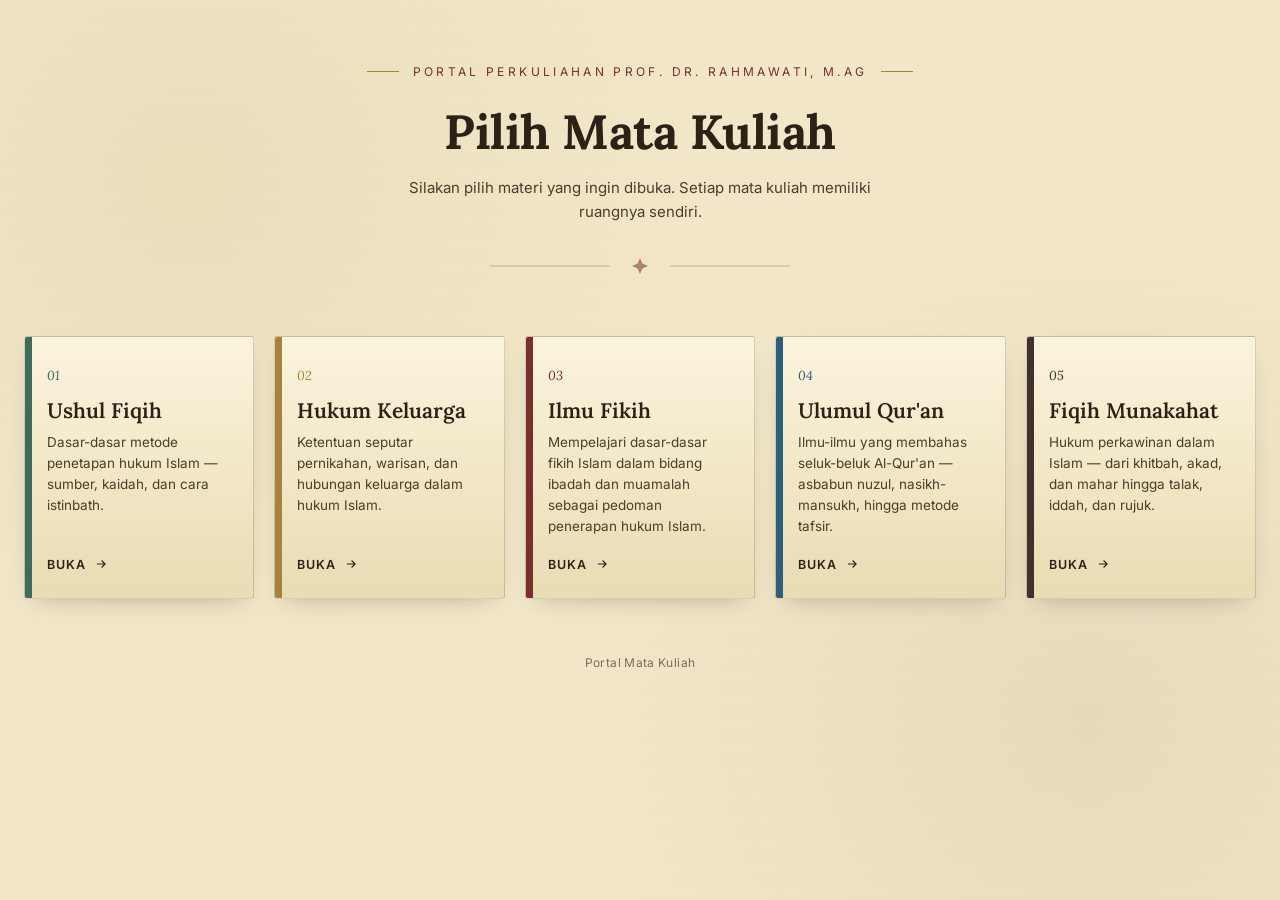
<file: index.html>
<!DOCTYPE html>
<html lang="id">
<head>
<meta charset="UTF-8">
<meta name="viewport" content="width=device-width, initial-scale=1.0">
<title>Portal Mata Kuliah</title>
<style>
  @import url('https://fonts.googleapis.com/css2?family=Lora:ital,wght@0,500;0,600;0,700;1,500&family=Inter:wght@400;500;600&display=swap');

  :root{
    --paper: #f2e8c9;
    --paper-dark: #e8dcb3;
    --ink: #2b2117;
    --ink-soft: #4a3d2c;
    --maroon: #7a2e2e;
    --brass: #a8823c;
    --brass-light: #c9a55c;
    --line: rgba(43,33,23,0.18);
  }

  *{ box-sizing: border-box; }

  html, body{
    margin:0; padding:0;
    background: var(--paper);
    color: var(--ink);
    font-family: 'Inter', sans-serif;
    min-height: 100vh;
  }

  body{
    background-image:
      radial-gradient(circle at 15% 20%, rgba(168,130,60,0.10), transparent 40%),
      radial-gradient(circle at 85% 80%, rgba(122,46,46,0.08), transparent 40%);
  }

  /* subtle paper texture via noise-like layered gradients */
  .texture{
    position: fixed; inset: 0; pointer-events:none; opacity:0.5; z-index:0;
    background-image: repeating-linear-gradient(0deg, rgba(43,33,23,0.015) 0px, rgba(43,33,23,0.015) 1px, transparent 1px, transparent 3px);
  }

  .wrap{
    position: relative; z-index:1;
    max-width: 1280px;
    margin: 0 auto;
    padding: 64px 24px 80px;
  }

  header{
    text-align:center;
    margin-bottom: 56px;
  }

  .eyebrow{
    display:flex; align-items:center; justify-content:center; gap:14px;
    font-family:'Inter', sans-serif;
    font-size: 12px;
    letter-spacing: 0.28em;
    text-transform: uppercase;
    color: var(--maroon);
    margin-bottom: 22px;
  }
  .eyebrow::before, .eyebrow::after{
    content:"";
    width: 32px; height:1px;
    background: var(--brass);
  }

  h1{
    font-family: 'Lora', serif;
    font-weight: 700;
    font-size: clamp(32px, 5vw, 48px);
    margin: 0 0 14px;
    letter-spacing: -0.01em;
  }

  .subtitle{
    font-family:'Inter', sans-serif;
    color: var(--ink-soft);
    font-size: 15px;
    max-width: 480px;
    margin: 0 auto;
    line-height: 1.6;
  }

  /* ornamental divider — geometric star motif, drawn not borrowed */
  .divider{
    width: 100%;
    max-width: 300px;
    margin: 32px auto 0;
    height: 20px;
    opacity: 0.55;
  }

  .shelf{
    display: grid;
    grid-template-columns: repeat(5, 1fr);
    gap: 20px;
    align-items: stretch;
  }

  @media (max-width: 1100px){
    .shelf{ grid-template-columns: repeat(3, 1fr); }
  }

  @media (max-width: 760px){
    .shelf{ grid-template-columns: repeat(2, 1fr); }
  }

  @media (max-width: 560px){
    .shelf{ grid-template-columns: 1fr; }
  }

  .kitab{
    position: relative;
    display:flex;
    flex-direction:column;
    background: linear-gradient(180deg, #fbf4dd 0%, var(--paper-dark) 100%);
    border: 1px solid var(--line);
    border-radius: 3px;
    padding: 30px 22px 26px;
    text-decoration:none;
    color: inherit;
    box-shadow: 0 1px 0 rgba(255,255,255,0.5) inset, 0 10px 24px -14px rgba(43,33,23,0.35);
    transition: transform 0.25s ease, box-shadow 0.25s ease, border-color 0.25s ease;
    overflow:hidden;
  }

  .kitab::before{
    /* spine accent, like the edge of a bound book */
    content:"";
    position:absolute;
    left:0; top:0; bottom:0;
    width: 7px;
    background: var(--accent, var(--brass));
  }

  .kitab:hover, .kitab:focus-visible{
    transform: translateY(-6px);
    border-color: var(--accent, var(--brass));
    box-shadow: 0 1px 0 rgba(255,255,255,0.6) inset, 0 22px 34px -18px rgba(43,33,23,0.45);
    outline: none;
  }
  .kitab:focus-visible{
    box-shadow: 0 0 0 3px var(--accent, var(--brass)), 0 22px 34px -18px rgba(43,33,23,0.45);
  }

  .no{
    font-family:'Lora', serif;
    font-style: italic;
    font-size: 13px;
    color: var(--accent, var(--brass));
    margin-bottom: 14px;
  }

  .kitab h2{
    font-family:'Lora', serif;
    font-size: 21px;
    font-weight: 600;
    margin: 0 0 8px;
    line-height: 1.25;
  }

  .kitab p{
    font-size: 13.5px;
    color: var(--ink-soft);
    line-height: 1.55;
    margin: 0 0 20px;
    flex-grow: 1;
  }

  .enter{
    font-size: 12.5px;
    letter-spacing: 0.08em;
    text-transform: uppercase;
    color: var(--ink);
    display:flex;
    align-items:center;
    gap: 8px;
    font-weight: 600;
  }
  .enter svg{
    width: 14px; height: 14px;
    transition: transform 0.2s ease;
  }
  .kitab:hover .enter svg{ transform: translateX(4px); }

  footer{
    text-align:center;
    margin-top: 56px;
    font-size: 12px;
    color: var(--ink-soft);
    opacity: 0.7;
    letter-spacing: 0.03em;
  }
</style>
</head>
<body>
<div class="texture"></div>
<div class="wrap">

  <header>
    <div class="eyebrow">Portal Perkuliahan Prof. Dr. Rahmawati, M.Ag </div>
    <h1>Pilih Mata Kuliah</h1>
    <p class="subtitle">Silakan pilih materi yang ingin dibuka. Setiap mata kuliah memiliki ruangnya sendiri.</p>

    <svg class="divider" viewBox="0 0 300 20" xmlns="http://www.w3.org/2000/svg">
      <line x1="0" y1="10" x2="120" y2="10" stroke="#a8823c" stroke-width="1"/>
      <line x1="180" y1="10" x2="300" y2="10" stroke="#a8823c" stroke-width="1"/>
      <g transform="translate(150,10)" fill="#7a2e2e">
        <polygon points="0,-8 2.4,-2.4 8,0 2.4,2.4 0,8 -2.4,2.4 -8,0 -2.4,-2.4" />
      </g>
    </svg>
  </header>

  <main class="shelf">

    <a class="kitab" style="--accent:#3f6b5c" href="ushul-fiqih/index.html">
      <span class="no">01</span>
      <h2>Ushul Fiqih</h2>
      <p>Dasar-dasar metode penetapan hukum Islam &mdash; sumber, kaidah, dan cara istinbath.</p>
      <span class="enter">
        Buka
        <svg viewBox="0 0 24 24" fill="none" stroke="currentColor" stroke-width="2"><path d="M5 12h14M13 6l6 6-6 6"/></svg>
      </span>
    </a>

    <a class="kitab" style="--accent:#a8823c" href="hukum-keluarga/index.html">
      <span class="no">02</span>
      <h2>Hukum Keluarga</h2>
      <p>Ketentuan seputar pernikahan, warisan, dan hubungan keluarga dalam hukum Islam.</p>
      <span class="enter">
        Buka
        <svg viewBox="0 0 24 24" fill="none" stroke="currentColor" stroke-width="2"><path d="M5 12h14M13 6l6 6-6 6"/></svg>
      </span>
    </a>

    <a class="kitab" style="--accent:#7a2e2e" href="S1/index.html">
      <span class="no">03</span>
      <h2>Ilmu Fikih</h2>
      <p>Mempelajari dasar-dasar fikih Islam dalam bidang ibadah dan muamalah sebagai pedoman penerapan hukum Islam.</p>
      <span class="enter">
        Buka
        <svg viewBox="0 0 24 24" fill="none" stroke="currentColor" stroke-width="2"><path d="M5 12h14M13 6l6 6-6 6"/></svg>
      </span>
    </a>

    <a class="kitab" style="--accent:#2c5f7c" href="ulumul-qur'an/index.html">
      <span class="no">04</span>
      <h2>Ulumul Qur'an</h2>
      <p>Ilmu-ilmu yang membahas seluk-beluk Al-Qur'an &mdash; asbabun nuzul, nasikh-mansukh, hingga metode tafsir.</p>
      <span class="enter">
        Buka
        <svg viewBox="0 0 24 24" fill="none" stroke="currentColor" stroke-width="2"><path d="M5 12h14M13 6l6 6-6 6"/></svg>
      </span>
    </a>

    <a class="kitab" style="--accent:#432f2e" href="fiqih-munaqahat/index.html">
      <span class="no">05</span>
      <h2>Fiqih Munakahat</h2>
      <p>Hukum perkawinan dalam Islam &mdash; dari khitbah, akad, dan mahar hingga talak, iddah, dan rujuk.</p>
      <span class="enter">
        Buka
        <svg viewBox="0 0 24 24" fill="none" stroke="currentColor" stroke-width="2"><path d="M5 12h14M13 6l6 6-6 6"/></svg>
      </span>
    </a>

  </main>

  <footer>Portal Mata Kuliah</footer>

</div>
</body>
</html>
</file>
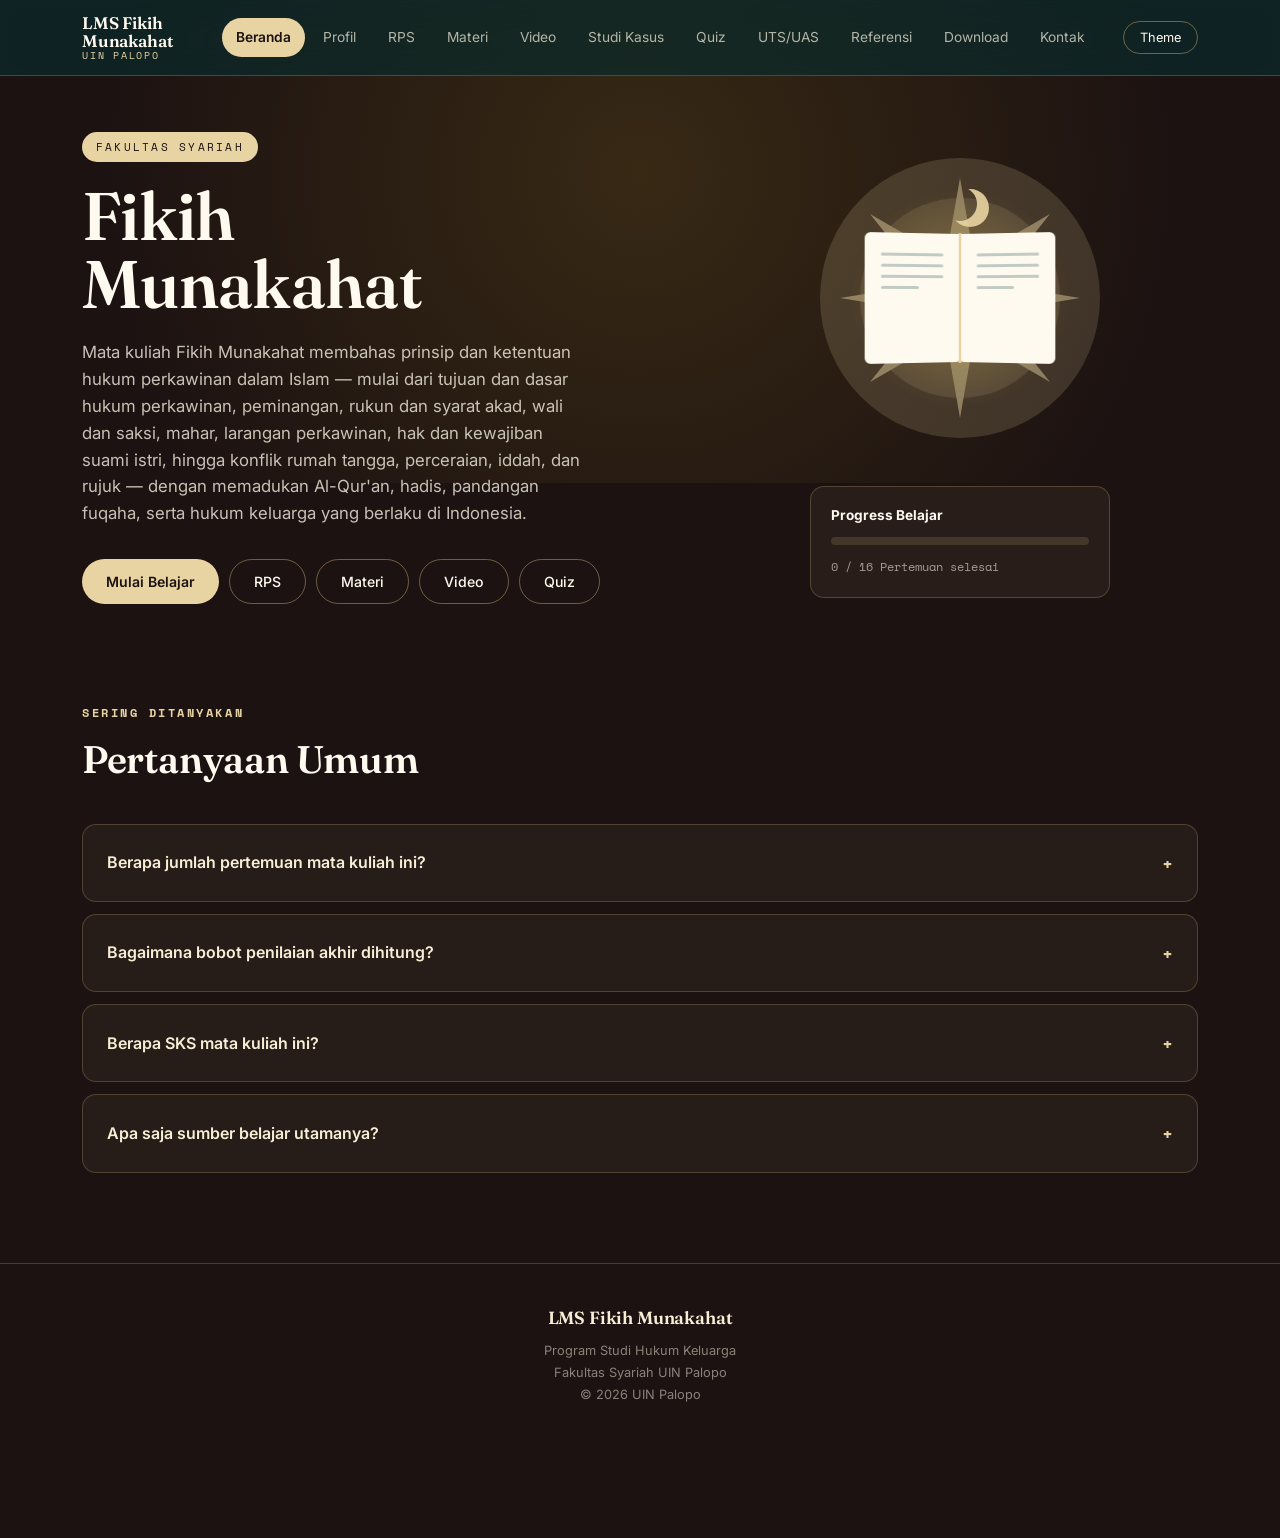
<file: fiqih-munaqahat/index.html>
<!DOCTYPE html>
<html lang="id">

<head>
    <meta charset="UTF-8">
    <meta name="viewport" content="width=device-width, initial-scale=1.0">

    <title>LMS Fikih Munakahat — Prodi Hukum Keluarga UIN Palopo</title>

    <!-- Google Font -->
    <link rel="preconnect" href="https://fonts.googleapis.com">
    <link rel="preconnect" href="https://fonts.gstatic.com" crossorigin>
    <link href="https://fonts.googleapis.com/css2?family=Fraunces:opsz,wght@9..144,400;9..144,500;9..144,600;9..144,700&family=Inter:wght@400;500;600;700&family=Space+Mono:wght@400;700&display=swap" rel="stylesheet">

    <!-- CSS (stylesheet khusus mata kuliah menyusul) -->
    <link rel="stylesheet" href="../shared/core.css">
    <link rel="stylesheet" href="fiqih-munaqahat.css">
<style>
        .materi-pokok-list { display: flex; flex-direction: column; gap: 10px; margin: 10px 0 18px; }
        .materi-pokok-item { padding: 14px 18px; }
        .materi-pokok-item summary {
            cursor: pointer;
            font-family: var(--font-display);
            font-weight: 600;
            font-size: 1.02rem;
            list-style: none;
            display: flex;
            align-items: center;
            justify-content: space-between;
            gap: 12px;
        }
        .materi-pokok-item summary::-webkit-details-marker { display: none; }
        .materi-pokok-item summary::after {
            content: "+";
            font-family: var(--font-mono);
            font-size: 1.1rem;
            flex: none;
            opacity: .7;
            transition: transform .2s ease;
        }
        .materi-pokok-item[open] summary::after { content: "–"; }
        .materi-pokok-detail {
            margin-top: 14px;
            padding-top: 14px;
            border-top: 1px solid var(--line);
            font-size: .95rem;
            line-height: 1.7;
        }
        .materi-pokok-detail h4 {
            font-family: var(--font-display);
            font-size: .98rem;
            margin: 16px 0 6px;
        }
        .materi-pokok-detail h4:first-child { margin-top: 0; }
        .materi-pokok-detail p { margin: 0 0 10px; }
        .rangkuman-board {
            margin-top: 14px;
            padding: 14px 16px;
            border-radius: var(--radius-s);
            background: var(--parchment-dim, rgba(255,204,0,.08));
            border: 1px solid var(--line-strong);
        }
        .rangkuman-board strong {
            display: block;
            font-family: var(--font-mono);
            font-size: .78rem;
            letter-spacing: .04em;
            text-transform: uppercase;
            margin-bottom: 6px;
            opacity: .8;
        }
        .rangkuman-board p { margin: 0; font-size: .93rem; line-height: 1.65; }
        .materi-pokok-plain { margin: 0 0 8px; }
    </style>
</head>

<body>

    <!-- ================= HEADER ================= -->

    <header id="site-header">

        <div class="container">

            <a href="#home" class="logo" data-page="home">
                <h2>LMS Fikih Munakahat</h2>
                <span>UIN Palopo</span>
            </a>

            <nav id="main-nav">

                <ul>

                    <li><a href="#home" data-page="home" class="nav-link active">Beranda</a></li>
                    <li><a href="#profil" data-page="profil" class="nav-link">Profil</a></li>
                    <li><a href="#rps" data-page="rps" class="nav-link">RPS</a></li>
                    <li><a href="#materi" data-page="materi" class="nav-link">Materi</a></li>
                    <li><a href="#video" data-page="video" class="nav-link">Video</a></li>
                    <li><a href="#kasus" data-page="kasus" class="nav-link">Studi Kasus</a></li>
                    <li><a href="#quiz" data-page="quiz" class="nav-link">Quiz</a></li>
                    <li><a href="#ujian" data-page="ujian" class="nav-link">UTS/UAS</a></li>
                    <li><a href="#referensi" data-page="referensi" class="nav-link">Referensi</a></li>
                    <li><a href="#download" data-page="download" class="nav-link">Download</a></li>
                    <li><a href="#kontak" data-page="kontak" class="nav-link">Kontak</a></li>

                </ul>

            </nav>

            <div class="header-action">

                <button id="theme-toggle" type="button" aria-label="Ganti tema">Theme</button>
                <button id="menu-toggle" type="button" aria-label="Buka menu" aria-expanded="false">Menu</button>

            </div>

        </div>

    </header>


    <!-- ================= HOME / HERO (halaman dasar, selalu di belakang) ================= -->

    <main id="page-home" class="app-page is-home is-active">

        <section id="hero">

            <div class="container">

                <div class="hero-left">

                    <div class="badge-container">
                        <span>Fakultas Syariah</span>
                    </div>

                    <h1>Fikih<br>Munakahat</h1>

                    <p>
                        Mata kuliah Fikih Munakahat membahas prinsip dan ketentuan hukum perkawinan dalam Islam — mulai dari tujuan dan dasar hukum perkawinan, peminangan, rukun dan syarat akad, wali dan saksi, mahar, larangan perkawinan, hak dan kewajiban suami istri, hingga konflik rumah tangga, perceraian, iddah, dan rujuk — dengan memadukan Al-Qur'an, hadis, pandangan fuqaha, serta hukum keluarga yang berlaku di Indonesia.
                    </p>

                    <div class="hero-button">
                        <button type="button" data-goto="rps">Mulai Belajar</button>
                        <button type="button" class="ghost" data-goto="rps">RPS</button>
                        <button type="button" class="ghost" data-goto="materi">Materi</button>
                        <button type="button" class="ghost" data-goto="video">Video</button>
                        <button type="button" class="ghost" data-goto="quiz">Quiz</button>
                    </div>

                </div>

                <div class="hero-right">

                    <div class="hero-animation">
                        <div class="edu-stage">
                            <svg class="edu-star-field" viewBox="0 0 320 320" xmlns="http://www.w3.org/2000/svg">
                                <g transform="translate(160,160)">
                                    <polygon points="0,-120 14,-40 90,-84 34,-14 120,0 34,14 90,84 14,40 0,120 -14,40 -90,84 -34,14 -120,0 -34,-14 -90,-84 -14,-40" />
                                    <polygon points="0,-80 10,-26 60,-56 22,-9 80,0 22,9 60,56 10,26 0,80 -10,26 -60,56 -22,9 -80,0 -22,-9 -60,-56 -10,-26" opacity="0.6"/>
                                    <circle r="140" opacity="0.3"/>
                                    <circle r="100" opacity="0.25"/>
                                </g>
                            </svg>

                            <div class="edu-glow"></div>

                            <div class="edu-book">
                                <div class="edu-crescent"></div>
                                <div class="edu-spine"></div>
                                <div class="edu-page edu-left">
                                    <div class="edu-lines"><span></span><span></span><span></span><span></span></div>
                                </div>
                                <div class="edu-page edu-right">
                                    <div class="edu-lines"><span></span><span></span><span></span><span></span></div>
                                </div>
                            </div>
                        </div>
                    </div>

                    <div class="progress-card">
                        <strong>Progress Belajar</strong>
                        <div class="progress-bar"><span id="home-progress-bar" style="width:0%"></span></div>
                        <small id="home-progress-text">0 / 16 pertemuan selesai</small>
                    </div>
                </div>

            </div>

        </section>

        <section id="faq">

            <div class="container">

                <h2><span class="eyebrow">Sering ditanyakan</span>Pertanyaan Umum</h2>

                <div class="faq-list">

                    <details class="card faq-item">
                        <summary>Berapa jumlah pertemuan mata kuliah ini?</summary>
                        <p>Perkuliahan berlangsung 16 pertemuan, termasuk UTS pada pertemuan ke-8 dan UAS pada pertemuan ke-16.</p>
                    </details>

                    <details class="card faq-item">
                        <summary>Bagaimana bobot penilaian akhir dihitung?</summary>
                        <p>Penilaian terdiri dari Kuis, Partisipasi &amp; Tugas Formatif 24%, Analisis Kasus/Presentasi/Paper 31%, UTS 15%, UAS 15%, serta Tugas dan Evaluasi Terstruktur Lainnya 15%. Bobot mingguan pada matriks pembelajaran berjumlah 100%.</p>
                    </details>

                    <details class="card faq-item">
                        <summary>Berapa SKS mata kuliah ini?</summary>
                        <p>Mata kuliah Fikih Munakahat dirancang 3 SKS (usulan) dan merupakan mata kuliah keprodian Program Studi Hukum Keluarga. Bobot resmi mengikuti kurikulum program studi.</p>
                    </details>

                    <details class="card faq-item">
                        <summary>Apa saja sumber belajar utamanya?</summary>
                        <p>Al-Qur'an dan hadis, karya fikih klasik (Wahbah al-Zuhayli dan Sayyid Sabiq), Kompilasi Hukum Islam (KHI), UU No. 1 Tahun 1974 sebagaimana diubah dengan UU No. 16 Tahun 2019, PP No. 9 Tahun 1975, serta artikel jurnal ilmiah mutakhir tentang hukum keluarga Islam di Indonesia.</p>
                    </details>

                </div>

            </div>

        </section>

        <footer>

            <div class="container">

                <h3>LMS Fikih Munakahat</h3>

                <p>Program Studi Hukum Keluarga</p>
                <p>Fakultas Syariah UIN Palopo</p>

                <p>© 2026 UIN Palopo</p>

            </div>

        </footer>

    </main>


    <!-- ================= SUB-PAGES (overlay di atas Beranda) ================= -->

    <div id="pages-root">

        <!-- ================= PROFIL ================= -->

        <section id="page-profil" class="app-page" data-title="Profil Mata Kuliah">

            <div class="page-topbar">
                <button type="button" class="back-btn" data-goto="home">&larr; Beranda</button>
                <span class="page-crumb">Profil</span>
            </div>

            <div class="container">

                <h2><span class="eyebrow">Profil</span>Profil Mata Kuliah</h2>

                <div class="profile-tables">

                    <article class="profile-block full-width">
                        <h3>Ringkasan Mata Kuliah</h3>
                        <table class="profile-table kv">
                            <tbody>
                                <tr>
                                    <th>Deskripsi</th>
                                    <td>Mata kuliah Fikih Munakahat membahas prinsip dan ketentuan hukum perkawinan dalam Islam, mulai dari tujuan dan dasar hukum perkawinan, peminangan, rukun dan syarat akad, wali dan saksi, mahar, larangan perkawinan, hak serta kewajiban suami istri, hingga persoalan konflik rumah tangga, perceraian, iddah, dan rujuk. Pembelajaran memadukan kajian Al-Qur'an dan hadis, pandangan fuqaha dan mazhab, serta peraturan hukum keluarga yang berlaku di Indonesia. Mahasiswa diarahkan untuk mengembangkan penalaran hukum yang kontekstual, adil, dan berorientasi pada kemaslahatan serta perlindungan anggota keluarga.</td>
                                </tr>
                                <tr>
                                    <th>Bahan Kajian</th>
                                    <td>Pengantar Fikih Munakahat · Dasar Hukum, Tujuan, Prinsip &amp; Hikmah Perkawinan · Khitbah &amp; Etika Menuju Perkawinan · Rukun &amp; Syarat Perkawinan · Kafaah &amp; Wali Nikah · Mahar · Larangan Perkawinan &amp; Mahram · Hak dan Kewajiban Suami Istri, Nafkah &amp; Mu'asyarah bil Ma'ruf · Poligami, Pencatatan &amp; Batas Usia Perkawinan · Nusyuz, Syiqaq &amp; Mediasi · Talak, Khuluk, Fasakh · Iddah, Ihdad, Mut'ah &amp; Hak Anak · Rujuk · Isu Kontemporer &amp; Analisis Kasus Terpadu.</td>
                                </tr>
                            </tbody>
                        </table>
                    </article>

                    <article class="profile-block">
                        <h3>CPMK</h3>
                        <table class="profile-table">
                            <colgroup>
                                <col style="width:96px">
                                <col>
                            </colgroup>
                            <thead>
                                <tr><th>Kode</th><th>Capaian Pembelajaran</th></tr>
                            </thead>
                            <tbody>
                                <tr><td>CPMK 1</td><td>Menjelaskan pengertian, dasar hukum, tujuan, prinsip, dan ruang lingkup fikih munakahat.</td></tr>
                                <tr><td>CPMK 2</td><td>Menganalisis ketentuan peminangan, rukun dan syarat perkawinan, mahar, serta hak dan kewajiban suami istri berdasarkan dalil dan pandangan fikih.</td></tr>
                                <tr><td>CPMK 3</td><td>Membandingkan pandangan mazhab dan menghubungkannya secara kritis dengan hukum perkawinan di Indonesia.</td></tr>
                                <tr><td>CPMK 4</td><td>Menganalisis persoalan perkawinan, perceraian, rujuk, dan akibat hukumnya dengan mempertimbangkan keadilan, perlindungan keluarga, dan kemaslahatan.</td></tr>
                            </tbody>
                        </table>
                    </article>

                    <article class="profile-block">
                        <h3>CPL</h3>
                        <table class="profile-table">
                            <colgroup>
                                <col style="width:88px">
                                <col>
                            </colgroup>
                            <thead>
                                <tr><th>Kode</th><th>Capaian Pembelajaran Lulusan</th></tr>
                            </thead>
                            <tbody>
                                <tr><td>CPL 1</td><td>Mampu mengintegrasikan nilai-nilai keilmuan, keislaman, kemanusiaan, kebangsaan, dan kearifan lokal dalam kajian hukum keluarga Islam secara bertanggung jawab.</td></tr>
                                <tr><td>CPL 2</td><td>Mampu memahami dan menerapkan konsep, teori, metode, serta penalaran hukum keluarga melalui pendekatan fikih, ushul fikih, dan sosial-kemasyarakatan dengan menghargai keragaman pandangan.</td></tr>
                                <tr><td>CPL 3</td><td>Mampu menyusun argumentasi hukum keluarga untuk menganalisis persoalan perkawinan melalui telaah dalil, pendapat fuqaha, peraturan perundang-undangan, dan prinsip keadilan serta kemaslahatan.</td></tr>
                                <tr><td>CPL 4</td><td>Mampu menyampaikan hasil kajian hukum keluarga secara lisan dan tertulis dengan etika akademik serta memanfaatkan sumber informasi yang dapat dipertanggungjawabkan.</td></tr>
                            </tbody>
                        </table>
                    </article>

                    <article class="profile-block full-width">
                        <h3>Sub-CPMK</h3>
                        <table class="profile-table">
                            <colgroup>
                                <col style="width:110px">
                                <col>
                            </colgroup>
                            <thead>
                                <tr><th>Kode</th><th>Kemampuan Akhir Tiap Tahapan</th></tr>
                            </thead>
                            <tbody>
                                <tr><td>Sub-CPMK 1</td><td>Mendefinisikan fikih munakahat serta menjelaskan ruang lingkup dan urgensinya.</td></tr>
                                <tr><td>Sub-CPMK 2</td><td>Menjelaskan dasar hukum, tujuan perkawinan, prinsip perkawinan, dan hikmah pensyariatannya.</td></tr>
                                <tr><td>Sub-CPMK 3</td><td>Menganalisis peminangan (khitbah), batasan, etika, dan akibat hukumnya.</td></tr>
                                <tr><td>Sub-CPMK 4</td><td>Mengidentifikasi rukun, syarat, wali, saksi, ijab kabul, serta konsep kafaah dalam perkawinan.</td></tr>
                                <tr><td>Sub-CPMK 5</td><td>Menganalisis mahar, jenis-jenisnya, serta kedudukan dan ketentuannya dalam fikih dan hukum Indonesia.</td></tr>
                                <tr><td>Sub-CPMK 6</td><td>Menjelaskan larangan perkawinan, hubungan mahram, serta perkawinan yang dilarang atau diperselisihkan.</td></tr>
                                <tr><td>Sub-CPMK 7</td><td>Menganalisis hak dan kewajiban suami istri, nafkah, tempat tinggal, dan prinsip mu'asyarah bil ma'ruf.</td></tr>
                                <tr><td>Sub-CPMK 8</td><td>Mengevaluasi konsep poligami dan perkawinan usia anak melalui perspektif fikih, peraturan, dan perlindungan keluarga.</td></tr>
                                <tr><td>Sub-CPMK 9</td><td>Menganalisis konsep nusyuz, syiqaq, mediasi, dan upaya penyelesaian konflik rumah tangga.</td></tr>
                                <tr><td>Sub-CPMK 10</td><td>Menjelaskan konsep talak, khuluk, fasakh, dan bentuk-bentuk putusnya perkawinan.</td></tr>
                                <tr><td>Sub-CPMK 11</td><td>Menganalisis iddah, ihdad, mut'ah, nafkah pascaperceraian, dan perlindungan hak perempuan serta anak.</td></tr>
                                <tr><td>Sub-CPMK 12</td><td>Menjelaskan rujuk, syarat-syaratnya, dan implikasinya terhadap hubungan perkawinan.</td></tr>
                                <tr><td>Sub-CPMK 13</td><td>Menganalisis persoalan kontemporer hukum perkawinan dengan metode argumentasi fikih dan hukum positif.</td></tr>
                                <tr><td>Sub-CPMK 14</td><td>Menyusun analisis kasus sederhana tentang persoalan munakahat secara sistematis dan beretika.</td></tr>
                            </tbody>
                        </table>
                    </article>

                    <article class="profile-block">
                        <h3>Media Pembelajaran</h3>
                        <table class="profile-table">
                            <colgroup>
                                <col style="width:56px">
                                <col>
                            </colgroup>
                            <thead>
                                <tr><th>No</th><th>Media</th></tr>
                            </thead>
                            <tbody>
                                <tr><td>01</td><td>Microsoft Word / PowerPoint</td></tr>
                                <tr><td>02</td><td>LMS atau e-learning</td></tr>
                                <tr><td>03</td><td>Basis data jurnal dan peraturan perundang-undangan</td></tr>
                                <tr><td>04</td><td>Sumber digital yang terverifikasi</td></tr>
                                <tr><td>05</td><td>Laptop, proyektor, papan tulis, dan perangkat pendukung presentasi</td></tr>
                            </tbody>
                        </table>
                    </article>

                    <article class="profile-block">
                        <h3>Komponen Penilaian</h3>
                        <table class="profile-table weighted">
                            <colgroup>
                                <col>
                                <col style="width:90px">
                            </colgroup>
                            <thead>
                                <tr><th>Komponen</th><th>Bobot</th></tr>
                            </thead>
                            <tbody>
                                <tr><td>Kuis, Partisipasi, dan Tugas Formatif</td><td>24%</td></tr>
                                <tr><td>Analisis Kasus / Presentasi / Paper</td><td>31%</td></tr>
                                <tr><td>Ujian Tengah Semester (UTS)</td><td>15%</td></tr>
                                <tr><td>Ujian Akhir Semester (UAS)</td><td>15%</td></tr>
                                <tr><td>Tugas dan Evaluasi Terstruktur Lainnya</td><td>15%</td></tr>
                            </tbody>
                            <tfoot>
                                <tr><td>Total</td><td>100%</td></tr>
                            </tfoot>
                        </table>
                    </article>

                    <article class="profile-block full-width">
                        <h3>Kontrak Perkuliahan</h3>
                        <table class="profile-table kv">
                            <tbody>
                                <tr><th>Mata Kuliah</th><td>Fikih Munakahat</td></tr>
                                <tr><th>Kode Mata Kuliah</th><td>Diisi sesuai kurikulum program studi</td></tr>
                                <tr><th>Rumpun MK</th><td>Mata Kuliah Keprodian</td></tr>
                                <tr><th>Bobot SKS</th><td>3 SKS (usulan; sesuaikan dengan kurikulum resmi)</td></tr>
                                <tr><th>Semester</th><td>Disesuaikan dengan struktur kurikulum</td></tr>
                                <tr><th>Dosen Pengembang RPS</th><td>Diisi oleh pihak berwenang</td></tr>
                                <tr><th>Koordinator Mata Kuliah</th><td>Diisi oleh pihak berwenang</td></tr>
                                <tr><th>Ketua Program Studi</th><td>Diisi oleh pihak berwenang</td></tr>
                            </tbody>
                        </table>
                        <p>Perkuliahan dilaksanakan selama 16 pertemuan (termasuk UTS pada pertemuan ke-8 dan UAS pada pertemuan ke-16). Mahasiswa wajib mengikuti diskusi, mengumpulkan tugas tepat waktu, dan menjunjung tinggi etika akademik.</p>
                    </article>

                </div>

            </div>

        </section>


        <!-- ================= RPS ================= -->

        <section id="page-rps" class="app-page" data-title="RPS">

            <div class="page-topbar">
                <button type="button" class="back-btn" data-goto="home">&larr; Beranda</button>
                <span class="page-crumb">RPS</span>
            </div>

            <div class="container">

                <h2><span class="eyebrow">16 pertemuan</span>Rencana Pembelajaran Semester</h2>

                <div class="rps-wrapper">

                    <div class="timeline">

                        <div class="timeline-item" data-week="1"><span class="week">1</span>Pengantar Fikih Munakahat</div>
                        <div class="timeline-item" data-week="2"><span class="week">2</span>Dasar Hukum &amp; Maqashid</div>
                        <div class="timeline-item" data-week="3"><span class="week">3</span>Khitbah</div>
                        <div class="timeline-item" data-week="4"><span class="week">4</span>Rukun &amp; Syarat Nikah</div>
                        <div class="timeline-item" data-week="5"><span class="week">5</span>Wali, Saksi &amp; Kafaah</div>
                        <div class="timeline-item" data-week="6"><span class="week">6</span>Mahar</div>
                        <div class="timeline-item" data-week="7"><span class="week">7</span>Larangan Perkawinan</div>
                        <div class="timeline-item exam" data-week="8"><span class="week">8</span>UTS</div>
                        <div class="timeline-item" data-week="9"><span class="week">9</span>Hak &amp; Kewajiban Suami Istri</div>
                        <div class="timeline-item" data-week="10"><span class="week">10</span>Poligami &amp; Aturan Nikah</div>
                        <div class="timeline-item" data-week="11"><span class="week">11</span>Nusyuz, Syiqaq &amp; Mediasi</div>
                        <div class="timeline-item" data-week="12"><span class="week">12</span>Talak, Khuluk &amp; Fasakh</div>
                        <div class="timeline-item" data-week="13"><span class="week">13</span>Iddah &amp; Hak Pascacerai</div>
                        <div class="timeline-item" data-week="14"><span class="week">14</span>Rujuk</div>
                        <div class="timeline-item" data-week="15"><span class="week">15</span>Isu Kontemporer</div>
                        <div class="timeline-item exam" data-week="16"><span class="week">16</span>UAS</div>

                    </div>

                    <div class="rps-table">

                        <table>

                            <thead>
                                <tr>
                                    <th>Minggu</th>
                                    <th>Materi</th>
                                    <th>Sub-CPMK / Kemampuan Akhir</th>
                                    <th>Indikator &amp; Bentuk Penilaian</th>
                                    <th>Metode &amp; Penugasan</th>
                                    <th>Bobot</th>
                                </tr>
                            </thead>

                            <tbody>

                                <tr>
                                    <td>1</td>
                                    <td>Pengantar Fikih Munakahat</td>
                                    <td>Mahasiswa mampu menjelaskan definisi, ruang lingkup, dan urgensi fikih munakahat.</td>
                                    <td>Definisi tepat; ruang lingkup dan urgensi terurai. Penilaian: kuis diagnostik, partisipasi diskusi.</td>
                                    <td>SCL; ceramah interaktif dan diskusi. Tugas: membandingkan definisi dari dua sumber.</td>
                                    <td>3%</td>
                                </tr>
                                <tr>
                                    <td>2</td>
                                    <td>Dasar hukum dan maqashid perkawinan</td>
                                    <td>Mahasiswa mampu menganalisis dasar hukum, tujuan, dan prinsip perkawinan.</td>
                                    <td>Mengidentifikasi dalil; menguraikan tujuan dan prinsip. Penilaian: resume dalil dan tanya jawab.</td>
                                    <td>Diskusi kelompok dan analisis ayat/hadis. Tugas: peta konsep tujuan perkawinan.</td>
                                    <td>4%</td>
                                </tr>
                                <tr>
                                    <td>3</td>
                                    <td>Khitbah dan etika menuju perkawinan</td>
                                    <td>Mahasiswa mampu menjelaskan khitbah dan ketentuannya.</td>
                                    <td>Menjelaskan batasan, etika, dan akibat hukum khitbah. Penilaian: kuis dan studi kasus.</td>
                                    <td>SCL; diskusi kasus. Tugas: analisis kasus peminangan.</td>
                                    <td>4%</td>
                                </tr>
                                <tr>
                                    <td>4</td>
                                    <td>Rukun dan syarat perkawinan</td>
                                    <td>Mahasiswa mampu menganalisis rukun dan syarat perkawinan.</td>
                                    <td>Membedakan rukun dan syarat; mengidentifikasi wali, saksi, ijab kabul. Penilaian: lembar analisis kasus.</td>
                                    <td>Presentasi kelompok dan simulasi analisis akad.</td>
                                    <td>6%</td>
                                </tr>
                                <tr>
                                    <td>5</td>
                                    <td>Wali nikah, saksi, dan kafaah</td>
                                    <td>Mahasiswa mampu membandingkan pandangan tentang wali, saksi, dan kafaah.</td>
                                    <td>Menyajikan perbedaan pendapat mazhab beserta dasar argumennya. Penilaian: presentasi dan penilaian argumentasi.</td>
                                    <td>Diskusi komparatif mazhab. Tugas: matriks perbandingan.</td>
                                    <td>4%</td>
                                </tr>
                                <tr>
                                    <td>6</td>
                                    <td>Mahar dalam fikih dan hukum Indonesia</td>
                                    <td>Mahasiswa mampu menganalisis mahar dan hak istri.</td>
                                    <td>Menjelaskan jenis, penetapan, dan kedudukan mahar. Penilaian: tugas ringkas dan kuis.</td>
                                    <td>Kajian literatur dan diskusi. Tugas: analisis kasus mahar.</td>
                                    <td>4%</td>
                                </tr>
                                <tr>
                                    <td>7</td>
                                    <td>Larangan perkawinan dan mahram</td>
                                    <td>Mahasiswa mampu mengidentifikasi larangan perkawinan.</td>
                                    <td>Mengklasifikasikan larangan permanen dan sementara beserta dasar hukumnya. Penilaian: latihan klasifikasi dan diskusi.</td>
                                    <td>Studi kasus dan telaah KHI.</td>
                                    <td>4%</td>
                                </tr>
                                <tr class="exam-row">
                                    <td>8</td>
                                    <td><strong>Ujian Tengah Semester</strong> — Review materi Pertemuan 1-7</td>
                                    <td>UTS: menguasai materi pertemuan 1–7.</td>
                                    <td>Ketepatan konsep, analisis dalil, dan argumentasi. Penilaian: ujian tertulis (esai dan studi kasus).</td>
                                    <td>Evaluasi terstruktur.</td>
                                    <td>15%</td>
                                </tr>
                                <tr>
                                    <td>9</td>
                                    <td>Hak-kewajiban suami istri dan nafkah</td>
                                    <td>Mahasiswa mampu menganalisis hak dan kewajiban suami istri.</td>
                                    <td>Menguraikan nafkah, tempat tinggal, relasi timbal balik, dan mu'asyarah bil ma'ruf. Penilaian: analisis kasus tertulis.</td>
                                    <td>Diskusi kelompok dan pembahasan kasus.</td>
                                    <td>4%</td>
                                </tr>
                                <tr>
                                    <td>10</td>
                                    <td>Poligami, pencatatan, dan batas usia perkawinan</td>
                                    <td>Mahasiswa mampu menilai isu poligami dan aturan perkawinan di Indonesia.</td>
                                    <td>Membedakan pandangan fikih dan ketentuan hukum positif secara akurat. Penilaian: debat akademik terarah dan resume.</td>
                                    <td>Debat berbasis sumber dan telaah peraturan.</td>
                                    <td>6%</td>
                                </tr>
                                <tr>
                                    <td>11</td>
                                    <td>Nusyuz, syiqaq, dan mediasi</td>
                                    <td>Mahasiswa mampu menganalisis nusyuz, syiqaq, dan penyelesaian konflik.</td>
                                    <td>Mengidentifikasi konsep dan merumuskan opsi penyelesaian yang proporsional. Penilaian: studi kasus dan partisipasi.</td>
                                    <td>Problem-based learning; simulasi mediasi.</td>
                                    <td>4%</td>
                                </tr>
                                <tr>
                                    <td>12</td>
                                    <td>Talak, khuluk, fasakh, dan putusnya perkawinan</td>
                                    <td>Mahasiswa mampu membedakan talak, khuluk, dan fasakh.</td>
                                    <td>Menjelaskan definisi, dasar, prosedur umum, dan akibat hukum. Penilaian: kuis dan analisis putusan/kasus.</td>
                                    <td>Diskusi dan telaah sumber hukum.</td>
                                    <td>6%</td>
                                </tr>
                                <tr>
                                    <td>13</td>
                                    <td>Iddah dan akibat hukum perceraian</td>
                                    <td>Mahasiswa mampu menganalisis iddah dan hak pascaperceraian.</td>
                                    <td>Menjelaskan iddah, ihdad, mut'ah, nafkah, dan kepentingan anak. Penilaian: esai analitis.</td>
                                    <td>Studi kasus dan diskusi berbasis peraturan.</td>
                                    <td>4%</td>
                                </tr>
                                <tr>
                                    <td>14</td>
                                    <td>Rujuk dalam fikih dan hukum Indonesia</td>
                                    <td>Mahasiswa mampu menjelaskan rujuk dan akibat hukumnya.</td>
                                    <td>Menjelaskan syarat, ruang lingkup, dan implikasi rujuk. Penilaian: kuis dan diskusi kasus.</td>
                                    <td>Analisis kasus berkelompok.</td>
                                    <td>4%</td>
                                </tr>
                                <tr>
                                    <td>15</td>
                                    <td>Isu kontemporer dan integrasi materi</td>
                                    <td>Mahasiswa mampu menyusun analisis isu kontemporer munakahat.</td>
                                    <td>Menggunakan dalil, pendapat ulama, peraturan, dan prinsip kemaslahatan secara runtut. Penilaian: paper/presentasi analisis kasus.</td>
                                    <td>Seminar mini dan umpan balik sejawat.</td>
                                    <td>13%</td>
                                </tr>
                                <tr class="exam-row">
                                    <td>16</td>
                                    <td><strong>Ujian Akhir Semester</strong> — Review seluruh materi</td>
                                    <td>UAS: mengevaluasi dan menyintesis seluruh materi.</td>
                                    <td>Ketepatan konsep, sintesis sumber, dan kualitas argumentasi. Penilaian: ujian akhir tertulis atau analisis kasus komprehensif.</td>
                                    <td>Evaluasi akhir.</td>
                                    <td>15%</td>
                                </tr>

                            </tbody>

                        </table>

                    </div>

                </div>

            </div>

        </section>


        <!-- ================= MATERI ================= -->

        <section id="page-materi" class="app-page" data-title="Materi">

            <div class="page-topbar">
                <button type="button" class="back-btn" data-goto="home">&larr; Beranda</button>
                <span class="page-crumb">Materi</span>
            </div>

            <div class="container">

                <h2><span class="eyebrow">16 pertemuan</span>Materi Perkuliahan</h2>

                <div class="materi-action">

                    <input type="text" placeholder="Cari materi…" id="materi-search">

                    <div class="filter">
                        <button class="filter-btn active">Semua</button>
                        <button class="filter-btn">Pengantar &amp; Dasar</button>
                        <button class="filter-btn">Akad &amp; Perkawinan</button>
                        <button class="filter-btn">Rumah Tangga &amp; Perceraian</button>
                    </div>

                </div>

                <div class="materi-list">

                    <article class="card materi-card" data-goto="pertemuan-1" tabindex="0" role="button" aria-label="Buka detail Pertemuan 1"><span class="tag">Pertemuan 1</span><h3>Pengantar Fikih Munakahat</h3><p>Definisi fikih munakahat, ruang lingkup kajian, dan urgensinya dalam hukum keluarga Islam.</p><span class="open-hint">Buka detail &rarr;</span></article>
                    <article class="card materi-card" data-goto="pertemuan-2" tabindex="0" role="button" aria-label="Buka detail Pertemuan 2"><span class="tag">Pertemuan 2</span><h3>Dasar Hukum, Tujuan, Prinsip, dan Hikmah Perkawinan</h3><p>Dalil Al-Qur'an dan hadis tentang perkawinan, maqashid perkawinan, prinsip-prinsipnya, serta hikmah pensyariatannya.</p><span class="open-hint">Buka detail &rarr;</span></article>
                    <article class="card materi-card" data-goto="pertemuan-3" tabindex="0" role="button" aria-label="Buka detail Pertemuan 3"><span class="tag">Pertemuan 3</span><h3>Khitbah dan Etika Menuju Perkawinan</h3><p>Pengertian khitbah, batasan dan etika peminangan, serta akibat hukumnya.</p><span class="open-hint">Buka detail &rarr;</span></article>
                    <article class="card materi-card" data-goto="pertemuan-4" tabindex="0" role="button" aria-label="Buka detail Pertemuan 4"><span class="tag">Pertemuan 4</span><h3>Rukun dan Syarat Perkawinan</h3><p>Perbedaan rukun dan syarat; calon pasangan, wali, saksi, dan ijab kabul.</p><span class="open-hint">Buka detail &rarr;</span></article>
                    <article class="card materi-card" data-goto="pertemuan-5" tabindex="0" role="button" aria-label="Buka detail Pertemuan 5"><span class="tag">Pertemuan 5</span><h3>Wali Nikah, Saksi, dan Kafaah</h3><p>Konsep, kedudukan, dan perbedaan pendapat mazhab tentang wali, saksi, dan kafaah.</p><span class="open-hint">Buka detail &rarr;</span></article>
                    <article class="card materi-card" data-goto="pertemuan-6" tabindex="0" role="button" aria-label="Buka detail Pertemuan 6"><span class="tag">Pertemuan 6</span><h3>Mahar dalam Fikih dan Hukum Indonesia</h3><p>Pengertian, jenis, penetapan mahar, dan hak istri atas mahar.</p><span class="open-hint">Buka detail &rarr;</span></article>
                    <article class="card materi-card" data-goto="pertemuan-7" tabindex="0" role="button" aria-label="Buka detail Pertemuan 7"><span class="tag">Pertemuan 7</span><h3>Larangan Perkawinan dan Mahram</h3><p>Larangan permanen dan sementara, konsep mahram, serta perkawinan yang dilarang atau diperselisihkan.</p><span class="open-hint">Buka detail &rarr;</span></article>
                    <article class="card materi-card exam" data-goto="ujian" tabindex="0" role="button" aria-label="Buka menu UTS/UAS"><span class="tag tag-exam">Pertemuan 8</span><h3>Ujian Tengah Semester (UTS)</h3><p>Review materi Pertemuan 1–7 dalam bentuk ujian tertulis: esai dan studi kasus.</p><span class="open-hint">Buka UTS/UAS &rarr;</span></article>
                    <article class="card materi-card" data-goto="pertemuan-9" tabindex="0" role="button" aria-label="Buka detail Pertemuan 9"><span class="tag">Pertemuan 9</span><h3>Hak dan Kewajiban Suami Istri, Nafkah, dan Mu'asyarah bil Ma'ruf</h3><p>Nafkah, tempat tinggal, relasi timbal balik suami istri, dan prinsip pergaulan yang baik.</p><span class="open-hint">Buka detail &rarr;</span></article>
                    <article class="card materi-card" data-goto="pertemuan-10" tabindex="0" role="button" aria-label="Buka detail Pertemuan 10"><span class="tag">Pertemuan 10</span><h3>Poligami, Pencatatan Perkawinan, dan Batas Usia Perkawinan</h3><p>Poligami dalam fikih dan hukum positif, pencatatan perkawinan, serta batas usia perkawinan di Indonesia.</p><span class="open-hint">Buka detail &rarr;</span></article>
                    <article class="card materi-card" data-goto="pertemuan-11" tabindex="0" role="button" aria-label="Buka detail Pertemuan 11"><span class="tag">Pertemuan 11</span><h3>Nusyuz, Syiqaq, Mediasi, dan Penyelesaian Konflik Rumah Tangga</h3><p>Konsep nusyuz dan syiqaq, mediasi, serta opsi penyelesaian konflik yang proporsional.</p><span class="open-hint">Buka detail &rarr;</span></article>
                    <article class="card materi-card" data-goto="pertemuan-12" tabindex="0" role="button" aria-label="Buka detail Pertemuan 12"><span class="tag">Pertemuan 12</span><h3>Talak, Khuluk, Fasakh, dan Putusnya Perkawinan</h3><p>Definisi, dasar hukum, prosedur umum, dan akibat hukum talak, khuluk, serta fasakh.</p><span class="open-hint">Buka detail &rarr;</span></article>
                    <article class="card materi-card" data-goto="pertemuan-13" tabindex="0" role="button" aria-label="Buka detail Pertemuan 13"><span class="tag">Pertemuan 13</span><h3>Iddah, Ihdad, Mut'ah, Nafkah Pascaperceraian, dan Hak Anak</h3><p>Hak perempuan dan kepentingan anak setelah perceraian berdasarkan fikih dan peraturan.</p><span class="open-hint">Buka detail &rarr;</span></article>
                    <article class="card materi-card" data-goto="pertemuan-14" tabindex="0" role="button" aria-label="Buka detail Pertemuan 14"><span class="tag">Pertemuan 14</span><h3>Rujuk dan Akibat Hukum setelah Perceraian</h3><p>Syarat, ruang lingkup, dan implikasi rujuk dalam fikih dan hukum Indonesia.</p><span class="open-hint">Buka detail &rarr;</span></article>
                    <article class="card materi-card" data-goto="pertemuan-15" tabindex="0" role="button" aria-label="Buka detail Pertemuan 15"><span class="tag">Pertemuan 15</span><h3>Isu Kontemporer Fikih Munakahat dan Analisis Kasus Terpadu</h3><p>Analisis isu kontemporer dengan dalil, pendapat ulama, peraturan, dan prinsip kemaslahatan; seminar mini dan umpan balik sejawat.</p><span class="open-hint">Buka detail &rarr;</span></article>
                    <article class="card materi-card exam" data-goto="ujian" tabindex="0" role="button" aria-label="Buka menu UTS/UAS"><span class="tag tag-exam">Pertemuan 16</span><h3>Ujian Akhir Semester (UAS)</h3><p>Evaluasi dan sintesis seluruh materi melalui ujian tertulis atau analisis kasus komprehensif.</p><span class="open-hint">Buka UTS/UAS &rarr;</span></article>

                </div>

            </div>

        </section>


        <!-- ================= DETAIL PERTEMUAN (dibuka dari kartu Materi) ================= -->

        <section id="page-pertemuan" class="app-page" data-title="Pertemuan">

            <div class="page-topbar">
                <button type="button" class="back-btn" data-goto="materi">&larr; Materi</button>
                <span class="page-crumb" id="pertemuan-crumb">Pertemuan</span>
            </div>

            <div class="container">

                <h2><span class="eyebrow" id="pertemuan-eyebrow">Pertemuan</span><span id="pertemuan-title">Judul Pertemuan</span></h2>

                <article class="profile-block full-width">
                    <h3>Modul Ringkas</h3>
                    <div id="pertemuan-modul"><!-- diisi otomatis oleh script.js --></div>
                </article>

                <h3 class="pertemuan-subheading">Video Pembelajaran</h3>
                <div class="video-list pertemuan-video-list">

                    <article class="card video-card" id="pertemuan-video-card" data-youtube="" tabindex="0" role="button" aria-label="Putar video pertemuan ini">
                        <div class="video-thumb"><span class="play-icon">▶</span></div>
                        <h3 id="pertemuan-video-title">Video Pertemuan</h3>
                        <p id="pertemuan-video-desc"></p>
                    </article>

                </div>

                <h3 class="pertemuan-subheading">Studi Kasus</h3>
                <article class="card pertemuan-case">
                    <p id="pertemuan-case-text"></p>
                </article>

                <h3 class="pertemuan-subheading">Uji Formatif</h3>
                <article class="profile-block full-width formatif-block" id="pertemuan-formatif-block">

                    <h4 class="formatif-heading">A. Pilihan Ganda <span class="formatif-count">(10 soal)</span></h4>
                    <div id="pertemuan-mcq-list" class="formatif-mcq-list"><!-- diisi otomatis oleh script.js --></div>

                    <h4 class="formatif-heading">B. Soal Esai <span class="formatif-count">(5 soal)</span></h4>
                    <div id="pertemuan-essay-list" class="formatif-essay-list"><!-- diisi otomatis oleh script.js --></div>

                    <button type="button" id="pertemuan-formatif-submit">Kumpulkan Uji Formatif</button>
                    <p class="formatif-result" id="pertemuan-formatif-result"></p>

                    <div class="formatif-send-wa" id="formatif-send-wa" hidden>
                        <p class="formatif-identity-note" id="formatif-identity-note"></p>
                        <button type="button" id="formatif-edit-identity-btn" class="ghost-small">Ubah data</button>
                        <button type="button" id="formatif-email-btn">Kirim jawaban Esai</button>
                    </div>

                    <p class="formatif-empty" id="pertemuan-formatif-empty" hidden>Uji formatif untuk pertemuan ini belum tersedia.</p>

                </article>

            </div>

        </section>


        <!-- ================= VIDEO ================= -->

        <section id="page-video" class="app-page" data-title="Video">

            <div class="page-topbar">
                <button type="button" class="back-btn" data-goto="home">&larr; Beranda</button>
                <span class="page-crumb">Video</span>
            </div>

            <div class="container">

                <h2><span class="eyebrow">Tonton</span>Video Pembelajaran</h2>

                <div class="video-filter">
                    <button class="filter-btn active">Semua</button>
                    <button class="filter-btn">Teori Dasar</button>
                    <button class="filter-btn">Studi Kasus</button>
                </div>

                <div class="video-list">

                    <!--
                        Cara isi link YouTube:
                        Ganti nilai data-youtube="" dengan ID atau URL video YouTube-mu, misal:
                        data-youtube="dQw4w9WgXcQ"
                        data-youtube="https://youtu.be/dQw4w9WgXcQ"
                        data-youtube="https://www.youtube.com/watch?v=dQw4w9WgXcQ"
                        Kartu tanpa link akan menampilkan pesan "Video belum ditautkan" saat diklik.
                        Judul di bawah sudah disesuaikan dengan RPS — tinggal sambungkan tiap link ke judul yang sesuai.
                    -->

                    <article class="card video-card" data-youtube="https://youtu.be/7NyGJknIZDw" data-week="1" tabindex="0" role="button" aria-label="Putar video: Pengantar Fikih Munakahat">
                        <div class="video-thumb"><span class="play-icon">▶</span></div>
                        <h3>Pengantar Fikih Munakahat</h3> 
                        <p>Pertemuan 1 · Definisi, ruang lingkup &amp; urgensi</p>
                    </article>

                    <article class="card video-card" data-youtube="https://youtu.be/EQkJhseC5bk" data-week="2" tabindex="0" role="button" aria-label="Putar video: Dasar Hukum, Tujuan, Prinsip, dan Hikmah Perkawinan">
                        <div class="video-thumb"><span class="play-icon">▶</span></div>
                        <h3>Dasar Hukum, Tujuan, Prinsip, dan Hikmah Perkawinan</h3>
                        <p>Pertemuan 2 · Dalil, maqashid &amp; prinsip perkawinan</p>
                    </article>

                    <article class="card video-card" data-youtube="https://youtu.be/PivmJvxWXkM" data-week="3" tabindex="0" role="button" aria-label="Putar video: Khitbah dan Etika Menuju Perkawinan">
                        <div class="video-thumb"><span class="play-icon">▶</span></div>
                        <h3>Khitbah dan Etika Menuju Perkawinan</h3>
                        <p>Pertemuan 3 · Batasan, etika &amp; akibat hukum khitbah</p>
                    </article>

                    <article class="card video-card" data-youtube="https://youtu.be/nK59sKNV8DM" data-week="4" tabindex="0" role="button" aria-label="Putar video: Rukun dan Syarat Perkawinan">
                        <div class="video-thumb"><span class="play-icon">▶</span></div>
                        <h3>Rukun dan Syarat Perkawinan</h3>
                        <p>Pertemuan 4 · Calon pasangan, wali, saksi &amp; ijab kabul</p>
                    </article>

                    <article class="card video-card" data-youtube="https://youtu.be/Wc2iflmN144" data-week="5" tabindex="0" role="button" aria-label="Putar video: Wali Nikah, Saksi, dan Kafaah">
                        <div class="video-thumb"><span class="play-icon">▶</span></div>
                        <h3>Wali Nikah, Saksi, dan Kafaah</h3>
                        <p>Pertemuan 5 · Perbedaan pendapat mazhab</p>
                    </article>

                    <article class="card video-card" data-youtube="https://youtu.be/5eY4QiSyiRg" data-week="6" tabindex="0" role="button" aria-label="Putar video: Mahar dalam Fikih dan Hukum Indonesia">
                        <div class="video-thumb"><span class="play-icon">▶</span></div>
                        <h3>Mahar dalam Fikih dan Hukum Indonesia</h3>
                        <p>Pertemuan 6 · Jenis, penetapan &amp; hak istri</p>
                    </article>

                    <article class="card video-card" data-youtube="https://youtu.be/udB3jiwH0ic" data-week="7" tabindex="0" role="button" aria-label="Putar video: Larangan Perkawinan dan Mahram">
                        <div class="video-thumb"><span class="play-icon">▶</span></div>
                        <h3>Larangan Perkawinan dan Mahram</h3>
                        <p>Pertemuan 7 · Larangan permanen &amp; sementara</p>
                    </article>

                    <article class="card video-card" data-youtube="https://youtu.be/MdIHG5-SjxI" data-week="9" tabindex="0" role="button" aria-label="Putar video: Hak dan Kewajiban Suami Istri">
                        <div class="video-thumb"><span class="play-icon">▶</span></div>
                        <h3>Hak dan Kewajiban Suami Istri, Nafkah, dan Mu'asyarah bil Ma'ruf</h3>
                        <p>Pertemuan 9 · Nafkah, tempat tinggal &amp; relasi timbal balik</p>
                    </article>

                    <article class="card video-card" data-youtube="" data-week="10" tabindex="0" role="button" aria-label="Putar video: Poligami, Pencatatan, dan Batas Usia Perkawinan">
                        <div class="video-thumb"><span class="play-icon">▶</span></div>
                        <h3>Poligami, Pencatatan, dan Batas Usia Perkawinan</h3>
                        <p>Pertemuan 10 · Fikih dan hukum positif Indonesia</p>
                    </article>

                    <article class="card video-card" data-youtube="https://youtu.be/qfzaST1mfdY" data-week="11" tabindex="0" role="button" aria-label="Putar video: Nusyuz, Syiqaq, dan Mediasi">
                        <div class="video-thumb"><span class="play-icon">▶</span></div>
                        <h3>Nusyuz, Syiqaq, dan Mediasi</h3>
                        <p>Pertemuan 11 · Penyelesaian konflik rumah tangga</p>
                    </article>

                    <article class="card video-card" data-youtube="https://youtu.be/OeV-rPEvgS0" data-week="12" tabindex="0" role="button" aria-label="Putar video: Talak, Khuluk, Fasakh, dan Putusnya Perkawinan">
                        <div class="video-thumb"><span class="play-icon">▶</span></div>
                        <h3>Talak, Khuluk, Fasakh, dan Putusnya Perkawinan</h3>
                        <p>Pertemuan 12 · Definisi, dasar hukum &amp; akibat hukum</p>
                    </article>

                    <article class="card video-card" data-youtube="https://youtu.be/eek2xkqI8uc" data-week="13" tabindex="0" role="button" aria-label="Putar video: Iddah dan Akibat Hukum Perceraian">
                        <div class="video-thumb"><span class="play-icon">▶</span></div>
                        <h3>Iddah dan Akibat Hukum Perceraian</h3>
                        <p>Pertemuan 13 · Iddah, ihdad, mut'ah &amp; hak anak</p>
                    </article>

                    <article class="card video-card" data-youtube="https://youtu.be/kpqWz09hAAU" data-week="14" tabindex="0" role="button" aria-label="Putar video: Rujuk dalam Fikih dan Hukum Indonesia">
                        <div class="video-thumb"><span class="play-icon">▶</span></div>
                        <h3>Rujuk dalam Fikih dan Hukum Indonesia</h3>
                        <p>Pertemuan 14 · Syarat, ruang lingkup &amp; implikasi rujuk</p>
                    </article>

                    <article class="card video-card" data-youtube="https://youtu.be/q12d2Aiv35o" data-week="15" tabindex="0" role="button" aria-label="Putar video: Isu Kontemporer Fikih Munakahat">
                        <div class="video-thumb"><span class="play-icon">▶</span></div>
                        <h3>Isu Kontemporer Fikih Munakahat dan Analisis Kasus Terpadu</h3>
                        <p>Pertemuan 15 · Dalil, pendapat ulama, peraturan &amp; kemaslahatan</p>
                    </article>

                </div>

            </div>

        </section>


        <!-- ================= STUDI KASUS ================= -->

        <section id="page-kasus" class="app-page" data-title="Studi Kasus">

            <div class="page-topbar">
                <button type="button" class="back-btn" data-goto="home">&larr; Beranda</button>
                <span class="page-crumb">Studi Kasus</span>
            </div>

            <div class="container">

                <h2><span class="eyebrow">Praktik</span>Studi Kasus</h2>

                <div class="case-list">

                    <article class="card"><h3>Peminangan dan Akibat Hukumnya</h3><p>Pertemuan 3 · Analisis kasus peminangan: batasan, etika, dan akibat hukum khitbah.</p></article>
                    <article class="card"><h3>Analisis Akad: Rukun, Wali, Saksi &amp; Ijab Kabul</h3><p>Pertemuan 4–5 · Simulasi analisis akad dan perbandingan pendapat mazhab tentang wali, saksi, dan kafaah.</p></article>
                    <article class="card"><h3>Sengketa Mahar</h3><p>Pertemuan 6 · Analisis kasus mahar: jenis, penetapan, dan hak istri.</p></article>
                    <article class="card"><h3>Perkawinan Terlarang dan Mahram</h3><p>Pertemuan 7 · Telaah KHI atas kasus larangan perkawinan permanen dan sementara.</p></article>
                    <article class="card"><h3>Nafkah dan Hak Istri dalam Rumah Tangga</h3><p>Pertemuan 9 · Analisis hak dan kewajiban suami istri, nafkah, dan tempat tinggal.</p></article>
                    <article class="card"><h3>Poligami dan Dispensasi Usia Perkawinan</h3><p>Pertemuan 10 · Debat berbasis sumber: pandangan fikih versus ketentuan hukum positif.</p></article>
                    <article class="card"><h3>Konflik Rumah Tangga: Nusyuz dan Syiqaq</h3><p>Pertemuan 11 · Simulasi mediasi dan perumusan opsi penyelesaian yang proporsional.</p></article>
                    <article class="card"><h3>Talak, Khuluk, dan Fasakh dalam Putusan</h3><p>Pertemuan 12 · Analisis putusan/kasus untuk membedakan bentuk putusnya perkawinan.</p></article>
                    <article class="card"><h3>Hak Pascaperceraian dan Kepentingan Anak</h3><p>Pertemuan 13 · Esai analitis iddah, mut'ah, nafkah, dan perlindungan anak.</p></article>
                    <article class="card"><h3>Rujuk dan Akibat Hukumnya</h3><p>Pertemuan 14 · Analisis kasus berkelompok tentang syarat dan implikasi rujuk.</p></article>
                    <article class="card"><h3>Isu Kontemporer Fikih Munakahat</h3><p>Pertemuan 15 · Paper/presentasi analisis kasus terpadu dalam seminar mini.</p></article>

                </div>

                <div class="case-workspace">

                    <h3>Analisis Kasus</h3>

                    <textarea placeholder="Tuliskan analisis Anda..."></textarea>

                    <button type="button">Kirim Analisis</button>

                </div>

            </div>

        </section>


        <!-- ================= QUIZ ================= -->

        <section id="page-quiz" class="app-page" data-title="Quiz">

            <div class="page-topbar">
                <button type="button" class="back-btn" data-goto="home">&larr; Beranda</button>
                <span class="page-crumb">Quiz</span>
            </div>

            <div class="container">

                <h2><span class="eyebrow">Uji pemahaman</span>Quiz Fikih Munakahat</h2>

                <div class="quiz-progress">
                    <div class="progress-bar"><span style="width:0%"></span></div>
                    <small>Soal 1 dari 5</small>
                </div>

                <div class="quiz-container">

                    <div class="card quiz-question">
                        <h3>1. Peminangan seorang laki-laki kepada perempuan untuk dijadikan istri, sebelum akad nikah dilaksanakan, dikenal dengan istilah...</h3>
                        <label><input type="radio" name="q1"> Khitbah</label>
                        <label><input type="radio" name="q1"> Mahar</label>
                        <label><input type="radio" name="q1"> Rujuk</label>
                        <label><input type="radio" name="q1"> Fasakh</label>
                    </div>

                    <div class="card quiz-question">
                        <h3>2. Mahram yang timbul karena hubungan pernikahan (misalnya ibu mertua) termasuk kategori...</h3>
                        <label><input type="radio" name="q2"> Mahram nasab</label>
                        <label><input type="radio" name="q2"> Mahram mushaharah</label>
                        <label><input type="radio" name="q2"> Mahram radha'ah</label>
                        <label><input type="radio" name="q2"> Mahram sementara</label>
                    </div>

                    <div class="card quiz-question">
                        <h3>3. Perceraian atas permintaan istri dengan membayar tebusan (iwadh) kepada suami disebut...</h3>
                        <label><input type="radio" name="q3"> Talak raj'i</label>
                        <label><input type="radio" name="q3"> Khuluk</label>
                        <label><input type="radio" name="q3"> Ila'</label>
                        <label><input type="radio" name="q3"> Zhihar</label>
                    </div>

                    <div class="card quiz-question">
                        <h3>4. Menurut UU No. 16 Tahun 2019, batas minimal usia perkawinan bagi laki-laki dan perempuan adalah...</h3>
                        <label><input type="radio" name="q4"> 16 tahun</label>
                        <label><input type="radio" name="q4"> 17 tahun</label>
                        <label><input type="radio" name="q4"> 18 tahun</label>
                        <label><input type="radio" name="q4"> 19 tahun</label>
                    </div>

                    <div class="card quiz-question">
                        <h3>5. Masa tunggu yang wajib dijalani perempuan setelah putusnya perkawinan sebelum boleh menikah lagi disebut...</h3>
                        <label><input type="radio" name="q5"> Iddah</label>
                        <label><input type="radio" name="q5"> Qasm</label>
                        <label><input type="radio" name="q5"> Kafaah</label>
                        <label><input type="radio" name="q5"> Mut'ah</label>
                    </div>

                    <button type="button">Kumpulkan Jawaban</button>

                </div>

            </div>

        </section>


        <!-- ================= UJIAN ================= -->

        <section id="page-ujian" class="app-page" data-title="UTS/UAS">

            <div class="page-topbar">
                <button type="button" class="back-btn" data-goto="home">&larr; Beranda</button>
                <span class="page-crumb">UTS/UAS</span>
            </div>

            <div class="container">

                <h2><span class="eyebrow">Evaluasi</span>UTS &amp; UAS</h2>

                <div class="exam-container">

                    <article class="exam-card">
                        <h3>UTS</h3>
                        <p>Materi Pertemuan 1–7</p>
                        <p>Bentuk: Ujian tertulis (esai dan studi kasus) · Bobot 15%</p>
                        <p class="timer">Timer</p>
                    </article>

                    <article class="exam-card">
                        <h3>UAS</h3>
                        <p>Seluruh materi (Pertemuan 1–15)</p>
                        <p>Bentuk: Ujian akhir tertulis atau analisis kasus komprehensif · Bobot 15%</p>
                        <p class="timer">Timer</p>
                    </article>

                </div>

                <article class="profile-block full-width" style="margin-top:20px;">
                    <h3>Rekapitulasi Penilaian</h3>
                    <table class="profile-table weighted">
                        <colgroup>
                            <col>
                            <col style="width:90px">
                        </colgroup>
                        <thead>
                            <tr><th>Komponen</th><th>Bobot</th></tr>
                        </thead>
                        <tbody>
                            <tr><td>Kuis, Partisipasi, dan Tugas Formatif</td><td>24%</td></tr>
                            <tr><td>Analisis Kasus / Presentasi / Paper</td><td>31%</td></tr>
                            <tr><td>UTS</td><td>15%</td></tr>
                            <tr><td>UAS</td><td>15%</td></tr>
                            <tr><td>Tugas dan Evaluasi Terstruktur Lainnya</td><td>15%</td></tr>
                        </tbody>
                        <tfoot>
                            <tr><td>Total</td><td>100%</td></tr>
                        </tfoot>
                    </table>
                    <p class="note">Bobot mingguan pada matriks pembelajaran berjumlah 100%. Rancangan perlu ditinjau dan disahkan oleh dosen pengampu serta diselaraskan dengan kebijakan penilaian program studi.</p>
                </article>

            </div>

        </section>


        <!-- ================= REFERENSI ================= -->

        <section id="page-referensi" class="app-page" data-title="Referensi">

            <div class="page-topbar">
                <button type="button" class="back-btn" data-goto="home">&larr; Beranda</button>
                <span class="page-crumb">Referensi</span>
            </div>

            <div class="container">

                <h2><span class="eyebrow">Bacaan</span>Referensi</h2>

                <div class="reference-list">

                    <article class="card"><span class="tag">Utama</span><p>Wahbah al-Zuhayli. <em>Al-Fiqh al-Islami wa Adillatuhu</em>. Damaskus: Dar al-Fikr.</p></article>
                    <article class="card"><span class="tag">Utama</span><p>Sayyid Sabiq. <em>Fiqh al-Sunnah</em>. Kairo: Dar al-Fath / edisi yang tersedia.</p></article>
                    <article class="card"><span class="tag">Utama</span><p>Kementerian Agama Republik Indonesia. <em>Al-Qur'an dan Terjemahannya</em>.</p></article>
                    <article class="card"><span class="tag">Peraturan</span><p>Kompilasi Hukum Islam (KHI), khususnya Buku I tentang Hukum Perkawinan.</p></article>
                    <article class="card"><span class="tag">Peraturan</span><p>Undang-Undang Nomor 1 Tahun 1974 tentang Perkawinan sebagaimana diubah dengan Undang-Undang Nomor 16 Tahun 2019.</p></article>
                    <article class="card"><span class="tag">Peraturan</span><p>Peraturan Pemerintah Nomor 9 Tahun 1975 tentang Pelaksanaan Undang-Undang Perkawinan.</p></article>
                    <article class="card"><span class="tag">Peraturan</span><p>Peraturan Mahkamah Agung dan peraturan terkait yang relevan, diperiksa berdasarkan isu dan ketentuan terbaru.</p></article>
                    <article class="card"><span class="tag">Pendukung</span><p>Abu Dawud, <em>Sunan Abi Dawud</em>; al-Tirmidzi, <em>Jami' al-Tirmidzi</em>; dan kitab hadis relevan mengenai perkawinan.</p></article>
                    <article class="card"><span class="tag">Pendukung</span><p>Karya fikih munakahat dan artikel jurnal ilmiah mutakhir tentang hukum keluarga Islam di Indonesia.</p></article>

                </div>

                <p class="note" style="margin-top:16px;">Referensi di atas merupakan usulan awal. Dosen pengampu perlu memeriksa edisi, penerbit, dan kesesuaian dengan kebijakan program studi.</p>

            </div>

        </section>


        <!-- ================= DOWNLOAD ================= -->

        <section id="page-download" class="app-page" data-title="Download">

            <div class="page-topbar">
                <button type="button" class="back-btn" data-goto="home">&larr; Beranda</button>
                <span class="page-crumb">Download</span>
            </div>

            <div class="container">

                <h2><span class="eyebrow">Berkas</span>Download Materi</h2>

                <div class="download-list">

                    <article class="card download-item"><span class="file-icon">⬇</span><div><h3>RPS Fikih Munakahat</h3><p>Rencana Pembelajaran Semester lengkap 16 pertemuan.</p></div><button type="button">Download</button></article>
                    <article class="card download-item"><span class="file-icon">⬇</span><div><h3>Modul Pembelajaran</h3><p>Modul per pertemuan beserta latihan &amp; tugas.</p></div><button type="button">Download</button></article>
                    <article class="card download-item"><span class="file-icon">⬇</span><div><h3>Matriks Pembelajaran &amp; Rekapitulasi Penilaian</h3><p>Ringkasan Sub-CPMK, indikator, bentuk penilaian, dan bobot per pertemuan.</p></div><button type="button">Download</button></article>

                </div>

            </div>

        </section>


        <!-- ================= KONTAK ================= -->

        <section id="page-kontak" class="app-page" data-title="Kontak">

            <div class="page-topbar">
                <button type="button" class="back-btn" data-goto="home">&larr; Beranda</button>
                <span class="page-crumb">Kontak</span>
            </div>

            <div class="container kontak-grid">

                <div class="contact-info">

                    <h2><span class="eyebrow">Hubungi</span>Dosen Pengampu</h2>
                    <h3>[Nama Dosen Pengampu]</h3>
                    <p>Dosen Pengampu &amp; Pengembang RPS</p>
                    <p>Koordinator Mata Kuliah: [Nama Koordinator]</p>
                    <p>Program Studi Hukum Keluarga · Fakultas Syariah UIN Palopo</p>

                </div>

                <form id="kontak-form">
                    <input type="text" id="kontak-nama" placeholder="Nama" required>
                    <input type="text" id="kontak-nim" placeholder="NIM" required>
                    <input type="text" id="kontak-subjek" placeholder="Subjek" required>
                    <textarea id="kontak-pesan" placeholder="Pesan" required></textarea>
                    <button type="submit">Kirim</button>
                </form>

            </div>

        </section>

    </div>

    <!-- Overlay backdrop untuk mobile menu -->
    <div id="nav-backdrop"></div>

    <!-- Modal Identitas Mahasiswa -->
    <div id="identity-modal" class="identity-modal" hidden aria-hidden="true">
        <div class="identity-modal-backdrop" data-close-identity></div>
        <div class="identity-modal-inner" role="dialog" aria-modal="true" aria-label="Isi identitas mahasiswa">
            <button type="button" class="identity-modal-close" data-close-identity aria-label="Tutup">&times;</button>
            <h3>Identitas Mahasiswa</h3>
            <p class="identity-modal-desc">Diisi sekali saja. Data ini dipakai untuk mengumpulkan Uji Formatif ke dosen pengampu via Email.</p>
            <form id="identity-form">
                <input type="text" id="identity-nim" placeholder="NIM" required>
                <input type="text" id="identity-nama" placeholder="Nama Lengkap" required>
                <input type="text" id="identity-kelas" placeholder="Kelas / Angkatan" required>
                <button type="submit">Simpan &amp; Lanjutkan</button>
            </form>
        </div>
    </div>

    <!-- Modal player YouTube -->
    <div id="video-modal" class="video-modal" hidden aria-hidden="true">
        <div class="video-modal-backdrop" data-close-modal></div>
        <div class="video-modal-inner" role="dialog" aria-modal="true" aria-label="Pemutar video">
            <button type="button" class="video-modal-close" data-close-modal aria-label="Tutup video">&times;</button>
            <h3 id="video-modal-title"></h3>
            <div class="video-embed">
                <iframe id="video-modal-frame"
                        src=""
                        title="Pemutar video YouTube"
                        frameborder="0"
                        allow="accelerometer; autoplay; clipboard-write; encrypted-media; gyroscope; picture-in-picture"
                        allowfullscreen></iframe>
            </div>
        </div>
    </div>

    <script src="data.js"></script>
    <script src="../shared/core.js"></script>

</body>

</html>
</file>
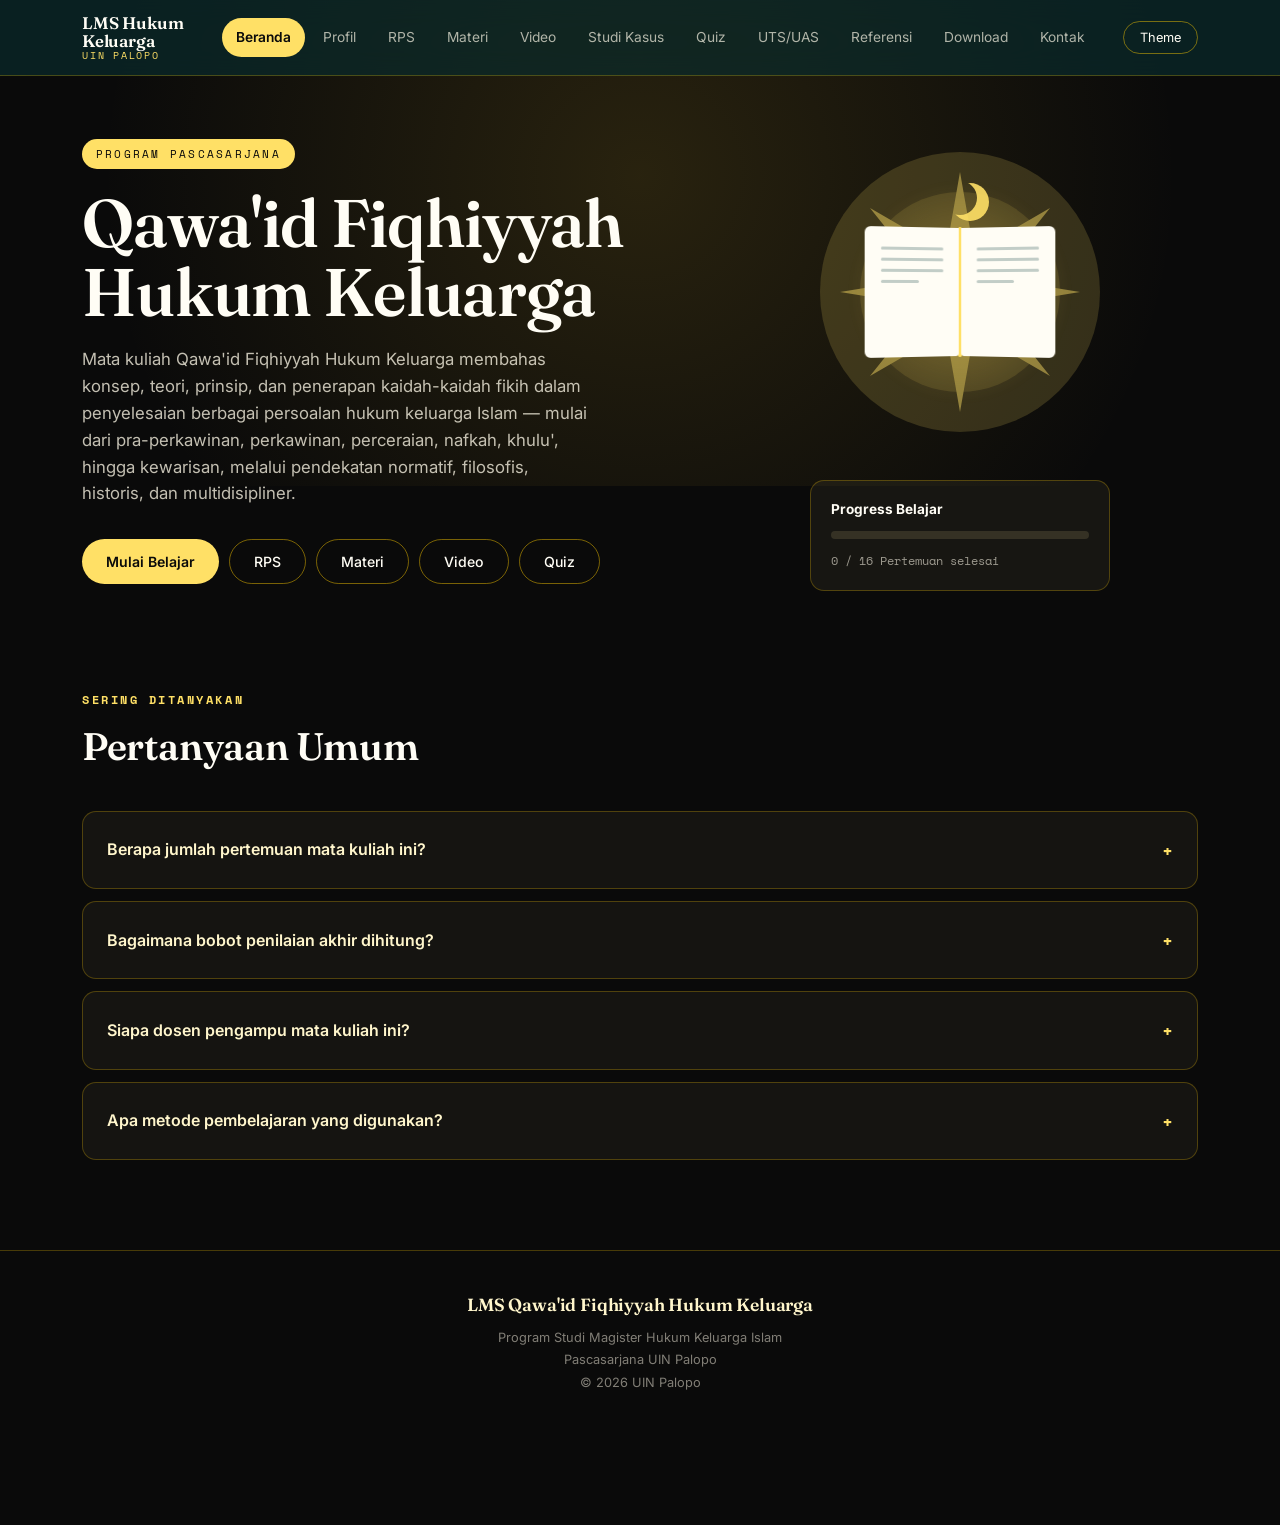
<file: hukum-keluarga/index.html>
<!DOCTYPE html>
<html lang="id">

<head>
    <meta charset="UTF-8">
    <meta name="viewport" content="width=device-width, initial-scale=1.0">

    <title>LMS Qawa'id Fiqhiyyah Hukum Keluarga — Dr. H. Firman Muhammad Arif, Lc., M.HI</title>

    <!-- Google Font -->
    <link rel="preconnect" href="https://fonts.googleapis.com">
    <link rel="preconnect" href="https://fonts.gstatic.com" crossorigin>
    <link href="https://fonts.googleapis.com/css2?family=Fraunces:opsz,wght@9..144,400;9..144,500;9..144,600;9..144,700&family=Inter:wght@400;500;600;700&family=Space+Mono:wght@400;700&display=swap" rel="stylesheet">

    <!-- CSS -->
    <link rel="stylesheet" href="../shared/core.css">
    <link rel="stylesheet" href="hukum-keluarga.css">
<style>
        .materi-pokok-list { display: flex; flex-direction: column; gap: 10px; margin: 10px 0 18px; }
        .materi-pokok-item { padding: 14px 18px; }
        .materi-pokok-item summary {
            cursor: pointer;
            font-family: var(--font-display);
            font-weight: 600;
            font-size: 1.02rem;
            list-style: none;
            display: flex;
            align-items: center;
            justify-content: space-between;
            gap: 12px;
        }
        .materi-pokok-item summary::-webkit-details-marker { display: none; }
        .materi-pokok-item summary::after {
            content: "+";
            font-family: var(--font-mono);
            font-size: 1.1rem;
            flex: none;
            opacity: .7;
            transition: transform .2s ease;
        }
        .materi-pokok-item[open] summary::after { content: "–"; }
        .materi-pokok-detail {
            margin-top: 14px;
            padding-top: 14px;
            border-top: 1px solid var(--line);
            font-size: .95rem;
            line-height: 1.7;
        }
        .materi-pokok-detail h4 {
            font-family: var(--font-display);
            font-size: .98rem;
            margin: 16px 0 6px;
        }
        .materi-pokok-detail h4:first-child { margin-top: 0; }
        .materi-pokok-detail p { margin: 0 0 10px; }
        .rangkuman-board {
            margin-top: 14px;
            padding: 14px 16px;
            border-radius: var(--radius-s);
            background: var(--parchment-dim, rgba(255,204,0,.08));
            border: 1px solid var(--line-strong);
        }
        .rangkuman-board strong {
            display: block;
            font-family: var(--font-mono);
            font-size: .78rem;
            letter-spacing: .04em;
            text-transform: uppercase;
            margin-bottom: 6px;
            opacity: .8;
        }
        .rangkuman-board p { margin: 0; font-size: .93rem; line-height: 1.65; }
        .materi-pokok-plain { margin: 0 0 8px; }
    </style>
</head>

<body>

    <!-- ================= HEADER ================= -->

    <header id="site-header">

        <div class="container">

            <a href="#home" class="logo" data-page="home">
                <h2>LMS Hukum Keluarga</h2>
                <span>UIN Palopo</span>
            </a>

            <nav id="main-nav">

                <ul>

                    <li><a href="#home" data-page="home" class="nav-link active">Beranda</a></li>
                    <li><a href="#profil" data-page="profil" class="nav-link">Profil</a></li>
                    <li><a href="#rps" data-page="rps" class="nav-link">RPS</a></li>
                    <li><a href="#materi" data-page="materi" class="nav-link">Materi</a></li>
                    <li><a href="#video" data-page="video" class="nav-link">Video</a></li>
                    <li><a href="#kasus" data-page="kasus" class="nav-link">Studi Kasus</a></li>
                    <li><a href="#quiz" data-page="quiz" class="nav-link">Quiz</a></li>
                    <li><a href="#ujian" data-page="ujian" class="nav-link">UTS/UAS</a></li>
                    <li><a href="#referensi" data-page="referensi" class="nav-link">Referensi</a></li>
                    <li><a href="#download" data-page="download" class="nav-link">Download</a></li>
                    <li><a href="#kontak" data-page="kontak" class="nav-link">Kontak</a></li>

                </ul>

            </nav>

            <div class="header-action">

                <button id="theme-toggle" type="button" aria-label="Ganti tema">Theme</button>
                <button id="menu-toggle" type="button" aria-label="Buka menu" aria-expanded="false">Menu</button>

            </div>

        </div>

    </header>


    <!-- ================= HOME / HERO (halaman dasar, selalu di belakang) ================= -->

    <main id="page-home" class="app-page is-home is-active">

        <section id="hero">

            <div class="container">

                <div class="hero-left">

                    <div class="badge-container">
                        <span>Program Pascasarjana</span>
                    </div>

                    <h1>Qawa'id Fiqhiyyah<br>Hukum Keluarga</h1>

                    <p>
                        Mata kuliah Qawa'id Fiqhiyyah Hukum Keluarga membahas konsep, teori, prinsip, dan penerapan kaidah-kaidah fikih dalam penyelesaian berbagai persoalan hukum keluarga Islam — mulai dari pra-perkawinan, perkawinan, perceraian, nafkah, khulu', hingga kewarisan, melalui pendekatan normatif, filosofis, historis, dan multidisipliner.
                    </p>

                    <div class="hero-button">
                        <button type="button" data-goto="rps">Mulai Belajar</button>
                        <button type="button" class="ghost" data-goto="rps">RPS</button>
                        <button type="button" class="ghost" data-goto="materi">Materi</button>
                        <button type="button" class="ghost" data-goto="video">Video</button>
                        <button type="button" class="ghost" data-goto="quiz">Quiz</button>
                    </div>

                </div>

                <div class="hero-right">

                    <div class="hero-animation">
                        <div class="edu-stage">
                            <svg class="edu-star-field" viewBox="0 0 320 320" xmlns="http://www.w3.org/2000/svg">
                                <g transform="translate(160,160)">
                                    <polygon points="0,-120 14,-40 90,-84 34,-14 120,0 34,14 90,84 14,40 0,120 -14,40 -90,84 -34,14 -120,0 -34,-14 -90,-84 -14,-40" />
                                    <polygon points="0,-80 10,-26 60,-56 22,-9 80,0 22,9 60,56 10,26 0,80 -10,26 -60,56 -22,9 -80,0 -22,-9 -60,-56 -10,-26" opacity="0.6"/>
                                    <circle r="140" opacity="0.3"/>
                                    <circle r="100" opacity="0.25"/>
                                </g>
                            </svg>

                            <div class="edu-glow"></div>

                            <div class="edu-book">
                                <div class="edu-crescent"></div>
                                <div class="edu-spine"></div>
                                <div class="edu-page edu-left">
                                    <div class="edu-lines"><span></span><span></span><span></span><span></span></div>
                                </div>
                                <div class="edu-page edu-right">
                                    <div class="edu-lines"><span></span><span></span><span></span><span></span></div>
                                </div>
                            </div>
                        </div>
                    </div>

                    <div class="progress-card">
                        <strong>Progress Belajar</strong>
                        <div class="progress-bar"><span id="home-progress-bar" style="width:0%"></span></div>
                        <small id="home-progress-text">0 / 16 pertemuan selesai</small>
                    </div>
                </div>

            </div>

        </section>

        <section id="faq">

            <div class="container">

                <h2><span class="eyebrow">Sering ditanyakan</span>Pertanyaan Umum</h2>

                <div class="faq-list">

                    <details class="card faq-item">
                        <summary>Berapa jumlah pertemuan mata kuliah ini?</summary>
                        <p>Perkuliahan berlangsung 16 pertemuan, termasuk UTS pada pertemuan ke-8 dan UAS pada pertemuan ke-16.</p>
                    </details>

                    <details class="card faq-item">
                        <summary>Bagaimana bobot penilaian akhir dihitung?</summary>
                        <p>Penilaian terdiri dari Kehadiran &amp; Partisipasi 10%, Tugas Individu 10%, Makalah 10%, Presentasi 10%, Studi Kasus 15%, UTS 15%, Artikel Ilmiah 15%, dan UAS 15%.</p>
                    </details>

                    <details class="card faq-item">
                        <summary>Siapa dosen pengampu mata kuliah ini?</summary>
                        <p>Mata kuliah diampu oleh Dr. H. Firman Muhammad Arif, Lc., M.HI, dengan Koordinator RMK Prof. Dr. Muhemin, MA. &amp; Dr. Helmi Kamal, M.HI, di bawah Program Studi yang dipimpin Prof. Dr. Rahmawati, M.Ag.</p>
                    </details>

                    <details class="card faq-item">
                        <summary>Apa metode pembelajaran yang digunakan?</summary>
                        <p>Kombinasi small group discussion, role-play and simulation, discovery learning, self-directed learning, cooperative learning, collaborative learning, contextual learning, dan project based learning sesuai topik tiap pertemuan.</p>
                    </details>

                </div>

            </div>

        </section>

        <footer>

            <div class="container">

                <h3>LMS Qawa'id Fiqhiyyah Hukum Keluarga</h3>

                <p>Program Studi Magister Hukum Keluarga Islam</p>
                <p>Pascasarjana UIN Palopo</p>

                <p>© 2026 UIN Palopo</p>

            </div>

        </footer>

    </main>


    <!-- ================= SUB-PAGES (overlay di atas Beranda) ================= -->

    <div id="pages-root">

        <!-- ================= PROFIL ================= -->

        <section id="page-profil" class="app-page" data-title="Profil Mata Kuliah">

            <div class="page-topbar">
                <button type="button" class="back-btn" data-goto="home">&larr; Beranda</button>
                <span class="page-crumb">Profil</span>
            </div>

            <div class="container">

                <h2><span class="eyebrow">Profil</span>Profil Mata Kuliah</h2>

                <div class="profile-tables">

                    <article class="profile-block full-width">
                        <h3>Ringkasan Mata Kuliah</h3>
                        <table class="profile-table kv">
                            <tbody>
                                <tr>
                                    <th>Deskripsi</th>
                                    <td>Mata kuliah Qawa'id Fiqhiyyah Hukum Keluarga membahas konsep, teori, prinsip, dan penerapan kaidah-kaidah fikih dalam penyelesaian berbagai persoalan hukum keluarga Islam yang meliputi pra-perkawinan, perkawinan, perceraian, nafkah, khulu', dan kewarisan. Kajian dilakukan melalui pendekatan normatif, filosofis, historis, dan multidisipliner dengan menekankan kemampuan analisis, evaluasi, dan argumentasi hukum berdasarkan qawa'id fiqhiyyah serta pengembangan solusi hukum keluarga kontemporer.</td>
                                </tr>
                                <tr>
                                    <th>Bahan Kajian</th>
                                    <td>Reformulasi Syariah, Hukum Islam &amp; Fikih · Reformulasi Fikih, Ushul Fikih &amp; Qawa'id Fiqhiyyah · Al-Qawa'id Al-Kulliyyah Al-Khams · Kaidah Fikih Pra-Pernikahan · Keabsahan Perkawinan · Larangan Perkawinan · Khiyar dalam Perkawinan · Mahar · Nafkah &amp; Qasm · Khulu' · Kewarisan · Analisis Fatwa &amp; Putusan Pengadilan Agama · Analisis Kasus Kontemporer Hukum Keluarga · Penyusunan Karya Ilmiah berbasis Qawa'id Fiqhiyyah.</td>
                                </tr>
                            </tbody>
                        </table>
                    </article>

                    <article class="profile-block">
                        <h3>CPMK</h3>
                        <table class="profile-table">
                            <colgroup>
                                <col style="width:96px">
                                <col>
                            </colgroup>
                            <thead>
                                <tr><th>Kode</th><th>Capaian Pembelajaran</th></tr>
                            </thead>
                            <tbody>
                                <tr><td>CPMK 1</td><td>Menganalisis konsep, teori, sumber, dan fungsi qawa'id fiqhiyyah dalam pengembangan hukum keluarga Islam.</td></tr>
                                <tr><td>CPMK 2</td><td>Mengevaluasi penerapan kaidah-kaidah fikih dalam persoalan perkawinan, perceraian, nafkah, khulu', dan kewarisan.</td></tr>
                                <tr><td>CPMK 3</td><td>Merumuskan argumentasi hukum keluarga berdasarkan qawa'id fiqhiyyah terhadap kasus-kasus kontemporer hukum keluarga Islam.</td></tr>
                                <tr><td>CPMK 4</td><td>Menyusun karya ilmiah berbasis kajian qawa'id fiqhiyyah hukum keluarga secara sistematis dan beretika akademik.</td></tr>
                            </tbody>
                        </table>
                    </article>

                    <article class="profile-block">
                        <h3>CPL</h3>
                        <table class="profile-table">
                            <colgroup>
                                <col style="width:88px">
                                <col>
                            </colgroup>
                            <thead>
                                <tr><th>Kode</th><th>Capaian Pembelajaran Lulusan</th></tr>
                            </thead>
                            <tbody>
                                <tr><td>CPL 1</td><td>Mampu menjalankan sikap kemandirian, profesional dalam tugas-tugas keprofesian di masyarakat dengan tetap menjunjung tinggi nilai dan etika.</td></tr>
                                <tr><td>CPL 2</td><td>Mampu menganalisis teori, konsep dan gagasan secara logis, kritis, sistematis, kreatif dan inovatif dalam bidang hukum keluarga Islam dengan menjunjung tinggi etika akademik.</td></tr>
                                <tr><td>CPL 3</td><td>Mampu mengevaluasi berbagai dasar hukum dalam memutuskan atau memberi solusi persoalan hukum keluarga dengan mengutamakan kepastian, keadilan dan kemanfaatan hukum bagi kepentingan umum.</td></tr>
                                <tr><td>CPL 4</td><td>Mampu mengamati peta jalan penelitian bidang hukum keluarga dengan pendekatan multidisipliner yang inovatif serta berintegritas akademik.</td></tr>
                                <tr><td>CPL 5</td><td>Mampu menalar argumentasi hukum keluarga untuk memecahkan problematika hukum melalui fatwa, putusan, dan opini hukum dengan mengutamakan keadilan dan kemaslahatan.</td></tr>
                                <tr><td>CPL 6</td><td>Mampu menyajikan karya ilmiah hasil penelitian bidang hukum keluarga yang dipublikasikan pada jurnal nasional maupun internasional bereputasi.</td></tr>
                            </tbody>
                        </table>
                    </article>

                    <article class="profile-block">
                        <h3>Metode Pembelajaran</h3>
                        <table class="profile-table">
                            <colgroup>
                                <col style="width:56px">
                                <col>
                            </colgroup>
                            <thead>
                                <tr><th>No</th><th>Metode</th></tr>
                            </thead>
                            <tbody>
                                <tr><td>01</td><td>Small group discussion</td></tr>
                                <tr><td>02</td><td>Role-play and simulation</td></tr>
                                <tr><td>03</td><td>Discovery learning &amp; self-directed learning</td></tr>
                                <tr><td>04</td><td>Cooperative &amp; collaborative learning</td></tr>
                                <tr><td>05</td><td>Contextual learning &amp; case method</td></tr>
                                <tr><td>06</td><td>Project based learning &amp; seminar kelas</td></tr>
                            </tbody>
                        </table>
                    </article>

                    <article class="profile-block">
                        <h3>Komponen Penilaian</h3>
                        <table class="profile-table weighted">
                            <colgroup>
                                <col>
                                <col style="width:90px">
                            </colgroup>
                            <thead>
                                <tr><th>Komponen</th><th>Bobot</th></tr>
                            </thead>
                            <tbody>
                                <tr><td>Kehadiran dan Partisipasi</td><td>10%</td></tr>
                                <tr><td>Tugas Individu</td><td>10%</td></tr>
                                <tr><td>Makalah</td><td>10%</td></tr>
                                <tr><td>Presentasi</td><td>10%</td></tr>
                                <tr><td>Studi Kasus</td><td>15%</td></tr>
                                <tr><td>Ujian Tengah Semester (UTS)</td><td>15%</td></tr>
                                <tr><td>Artikel Ilmiah</td><td>15%</td></tr>
                                <tr><td>Ujian Akhir Semester (UAS)</td><td>15%</td></tr>
                            </tbody>
                            <tfoot>
                                <tr><td>Total</td><td>100%</td></tr>
                            </tfoot>
                        </table>
                    </article>

                    <article class="profile-block full-width">
                        <h3>Kontrak Perkuliahan</h3>
                        <table class="profile-table kv">
                            <tbody>
                                <tr><th>Mata Kuliah</th><td>Qawa'id Fiqhiyyah Hukum Keluarga</td></tr>
                                <tr><th>Rumpun MK</th><td>Keilmuan Prodi</td></tr>
                                <tr><th>Bobot SKS</th><td>T = 2, P = 0</td></tr>
                                <tr><th>Semester</th><td>6</td></tr>
                                <tr><th>Dosen Pengembang RPS</th><td>Dr. H. Firman Muhammad Arif, Lc., M.HI</td></tr>
                                <tr><th>Koordinator RMK</th><td>Prof. Dr. Muhemin, MA. &amp; Dr. Helmi Kamal, M.HI</td></tr>
                                <tr><th>Kepala Program Studi</th><td>Prof. Dr. Rahmawati, M.Ag</td></tr>
                            </tbody>
                        </table>
                        <p>Perkuliahan dilaksanakan selama 16 pertemuan (termasuk UTS pada pertemuan ke-8 dan UAS pada pertemuan ke-16). Mahasiswa wajib mengikuti diskusi, mengumpulkan tugas tepat waktu, dan menjunjung tinggi etika akademik.</p>
                    </article>

                </div>

            </div>

        </section>


        <!-- ================= RPS ================= -->

        <section id="page-rps" class="app-page" data-title="RPS">

            <div class="page-topbar">
                <button type="button" class="back-btn" data-goto="home">&larr; Beranda</button>
                <span class="page-crumb">RPS</span>
            </div>

            <div class="container">

                <h2><span class="eyebrow">16 pertemuan</span>Rencana Pembelajaran Semester</h2>

                <div class="rps-wrapper">

                    <div class="timeline">

                        <div class="timeline-item" data-week="1"><span class="week">1</span>Syariah, Hukum Islam &amp; Fikih</div>
                        <div class="timeline-item" data-week="2"><span class="week">2</span>Fikih, Ushul Fikih &amp; Qawa'id</div>
                        <div class="timeline-item" data-week="3"><span class="week">3</span>Urgensi Qawa'id Fiqhiyyah</div>
                        <div class="timeline-item" data-week="4"><span class="week">4</span>Qawa'id Kulliyyah (I)</div>
                        <div class="timeline-item" data-week="5"><span class="week">5</span>Qawa'id Kulliyyah (II)</div>
                        <div class="timeline-item" data-week="6"><span class="week">6</span>Kaidah Pra-Pernikahan</div>
                        <div class="timeline-item" data-week="7"><span class="week">7</span>Kaidah Keabsahan Nikah</div>
                        <div class="timeline-item exam" data-week="8"><span class="week">8</span>UTS</div>
                        <div class="timeline-item" data-week="9"><span class="week">9</span>Kaidah Larangan Nikah</div>
                        <div class="timeline-item" data-week="10"><span class="week">10</span>Kaidah Khiyar Nikah</div>
                        <div class="timeline-item" data-week="11"><span class="week">11</span>Kaidah Mahar</div>
                        <div class="timeline-item" data-week="12"><span class="week">12</span>Kaidah Nafkah &amp; Qasm</div>
                        <div class="timeline-item" data-week="13"><span class="week">13</span>Kaidah Khulu'</div>
                        <div class="timeline-item" data-week="14"><span class="week">14</span>Kaidah Kewarisan</div>
                        <div class="timeline-item" data-week="15"><span class="week">15</span>Analisis Fatwa &amp; Putusan</div>
                        <div class="timeline-item exam" data-week="16"><span class="week">16</span>UAS</div>

                    </div>

                    <div class="rps-table">

                        <table>

                            <thead>
                                <tr>
                                    <th>Minggu</th>
                                    <th>Materi</th>
                                    <th>Sub-CPMK</th>
                                    <th>Metode</th>
                                    <th>Bobot</th>
                                </tr>
                            </thead>

                            <tbody>

                                <tr>
                                    <td>1</td>
                                    <td>Reformulasi Syariah, Hukum Islam dan Fikih</td>
                                    <td>Mampu menjelaskan konsep syariah, hukum Islam, dan fikih dalam perspektif hukum keluarga Islam (C2,A3)</td>
                                    <td>Kuliah interaktif, diskusi kelompok, studi literatur (TM 2x50')</td>
                                    <td>5%</td>
                                </tr>
                                <tr>
                                    <td>2</td>
                                    <td>Reformulasi Fikih, Ushul Fikih dan Qawa'id Fiqhiyyah</td>
                                    <td>Mampu menjelaskan hubungan fikih, ushul fikih dan qawa'id fiqhiyyah (C2,A3)</td>
                                    <td>SCL, cooperative learning, presentasi (TM 2x50')</td>
                                    <td>5%</td>
                                </tr>
                                <tr>
                                    <td>3</td>
                                    <td>Urgensi Qawa'id Fiqhiyyah dalam Hukum Keluarga</td>
                                    <td>Mampu menganalisis fungsi dan urgensi qawa'id fiqhiyyah dalam hukum keluarga (C3,A3)</td>
                                    <td>Diskusi kasus dan telaah jurnal (TM 2x50')</td>
                                    <td>5%</td>
                                </tr>
                                <tr>
                                    <td>4</td>
                                    <td>Al-Qawa'id Al-Kulliyyah Al-Khams (1)</td>
                                    <td>Mampu menganalisis kaidah al-umuru bi maqashidiha dan al-yaqinu la yuzalu bisy-syak (C4,A3)</td>
                                    <td>Case based learning (TM 2x50')</td>
                                    <td>5%</td>
                                </tr>
                                <tr>
                                    <td>5</td>
                                    <td>Al-Qawa'id Al-Kulliyyah Al-Khams (2)</td>
                                    <td>Mampu menganalisis kaidah al-masyaqqah tajlibut taisir, ad-dhararu yuzal dan al-adah muhakkamah (C4,A3)</td>
                                    <td>Discovery learning dan diskusi (TM 2x50')</td>
                                    <td>5%</td>
                                </tr>
                                <tr>
                                    <td>6</td>
                                    <td>Kaidah Fikih Pra-Pernikahan</td>
                                    <td>Mampu mengevaluasi kaidah fikih pada aspek pra-pernikahan (C5,A3)</td>
                                    <td>Problem based learning (TM 2x50')</td>
                                    <td>5%</td>
                                </tr>
                                <tr>
                                    <td>7</td>
                                    <td>Kaidah Fikih Keabsahan Perkawinan</td>
                                    <td>Mampu mengevaluasi kaidah fikih tentang keabsahan perkawinan (C5,A3)</td>
                                    <td>Case method (TM 2x50')</td>
                                    <td>10%</td>
                                </tr>
                                <tr class="exam-row">
                                    <td>8</td>
                                    <td><strong>Ujian Tengah Semester</strong> — Materi Pertemuan 1-7</td>
                                    <td>Evaluasi capaian Sub-CPMK 1–4</td>
                                    <td>Tes tertulis dan presentasi</td>
                                    <td>15%</td>
                                </tr>
                                <tr>
                                    <td>9</td>
                                    <td>Kaidah Fikih Larangan Perkawinan</td>
                                    <td>Mampu mengevaluasi kaidah fikih tentang larangan perkawinan (C5,A3)</td>
                                    <td>Problem based learning (TM 2x50')</td>
                                    <td>5%</td>
                                </tr>
                                <tr>
                                    <td>10</td>
                                    <td>Kaidah Fikih Khiyar dalam Perkawinan</td>
                                    <td>Mampu mengevaluasi kaidah fikih mengenai khiyar dalam perkawinan (C5,A3)</td>
                                    <td>Diskusi kasus (TM 2x50')</td>
                                    <td>5%</td>
                                </tr>
                                <tr>
                                    <td>11</td>
                                    <td>Kaidah Fikih Mahar</td>
                                    <td>Mampu menganalisis kaidah fikih mengenai mahar (C4,A3)</td>
                                    <td>Cooperative learning (TM 2x50')</td>
                                    <td>5%</td>
                                </tr>
                                <tr>
                                    <td>12</td>
                                    <td>Kaidah Fikih Nafkah dan Qasm</td>
                                    <td>Mampu menganalisis kaidah fikih mengenai nafkah dan qasm (C4,A3)</td>
                                    <td>Case based learning (TM 2x50')</td>
                                    <td>5%</td>
                                </tr>
                                <tr>
                                    <td>13</td>
                                    <td>Kaidah Fikih Khulu'</td>
                                    <td>Mampu menganalisis kaidah fikih mengenai khulu' dan perceraian (C4,A3)</td>
                                    <td>Problem based learning (TM 2x50')</td>
                                    <td>5%</td>
                                </tr>
                                <tr>
                                    <td>14</td>
                                    <td>Kaidah Fikih Kewarisan</td>
                                    <td>Mampu mengevaluasi kaidah fikih dalam hukum kewarisan Islam (C5,A3)</td>
                                    <td>Project based learning (TM 2x50')</td>
                                    <td>5%</td>
                                </tr>
                                <tr>
                                    <td>15</td>
                                    <td>Analisis Fatwa, Putusan dan Kasus Kontemporer Hukum Keluarga</td>
                                    <td>Mampu menyusun analisis kasus hukum keluarga berbasis qawa'id fiqhiyyah dalam bentuk karya ilmiah (C6,A4,P5)</td>
                                    <td>Project Based Learning, Seminar Kelas (TM 2x50')</td>
                                    <td>10%</td>
                                </tr>
                                <tr class="exam-row">
                                    <td>16</td>
                                    <td><strong>Ujian Akhir Semester</strong> — Materi Pertemuan 9-15</td>
                                    <td>Evaluasi seluruh capaian pembelajaran mata kuliah</td>
                                    <td>Tes, Presentasi dan Penilaian Proyek</td>
                                    <td>15%</td>
                                </tr>

                            </tbody>

                        </table>

                    </div>

                </div>

            </div>

        </section>


        <!-- ================= MATERI ================= -->

        <section id="page-materi" class="app-page" data-title="Materi">

            <div class="page-topbar">
                <button type="button" class="back-btn" data-goto="home">&larr; Beranda</button>
                <span class="page-crumb">Materi</span>
            </div>

            <div class="container">

                <h2><span class="eyebrow">16 pertemuan</span>Materi Perkuliahan</h2>

                <div class="materi-action">

                    <input type="text" placeholder="Cari materi…" id="materi-search">

                    <div class="filter">
                        <button class="filter-btn active">Semua</button>
                        <button class="filter-btn">Pengantar &amp; Teori</button>
                        <button class="filter-btn">Kaidah Perkawinan</button>
                        <button class="filter-btn">Studi Kasus</button>
                    </div>

                </div>

                <div class="materi-list">

                    <article class="card materi-card" data-goto="pertemuan-1" tabindex="0" role="button" aria-label="Buka detail Pertemuan 1"><span class="tag">Pertemuan 1</span><h3>Reformulasi Syariah, Hukum Islam dan Fikih</h3><p>Pengertian syariah, konsep hukum Islam (sumber: Al-Qur'an, As-Sunnah, Ijma', Qiyas), konsep fikih, serta perbedaan syariah dan fikih.</p><span class="open-hint">Buka detail &rarr;</span></article>
                    <article class="card materi-card" data-goto="pertemuan-2" tabindex="0" role="button" aria-label="Buka detail Pertemuan 2"><span class="tag">Pertemuan 2</span><h3>Reformulasi Fikih, Ushul Fikih dan Qawa'id Fiqhiyyah</h3><p>Konsep ushul fikih sebagai metodologi penggalian hukum, konsep qawa'id fiqhiyyah sebagai prinsip umum, dan fungsinya dalam istinbath hukum.</p><span class="open-hint">Buka detail &rarr;</span></article>
                    <article class="card materi-card" data-goto="pertemuan-3" tabindex="0" role="button" aria-label="Buka detail Pertemuan 3"><span class="tag">Pertemuan 3</span><h3>Urgensi Qawa'id Fiqhiyyah dalam Hukum Keluarga</h3><p>Kedudukan &amp; fungsi qawa'id fiqhiyyah dalam hukum keluarga, implementasinya dalam putusan pengadilan agama, dan sebagai metode penyelesaian masalah.</p><span class="open-hint">Buka detail &rarr;</span></article>
                    <article class="card materi-card" data-goto="pertemuan-4" tabindex="0" role="button" aria-label="Buka detail Pertemuan 4"><span class="tag">Pertemuan 4</span><h3>Al-Qawa'id Al-Kulliyyah Al-Khams (I)</h3><p>Kaidah al-umuru bi maqashidiha (segala perkara tergantung tujuannya) dan al-yaqinu la yuzalu bisy-syak (keyakinan tidak hilang karena keraguan); aplikasi pada akad nikah, status perkawinan &amp; penetapan nasab.</p><span class="open-hint">Buka detail &rarr;</span></article>
                    <article class="card materi-card" data-goto="pertemuan-5" tabindex="0" role="button" aria-label="Buka detail Pertemuan 5"><span class="tag">Pertemuan 5</span><h3>Al-Qawa'id Al-Kulliyyah Al-Khams (II)</h3><p>Kaidah al-masyaqqah tajlibut taisir (kesulitan mendatangkan kemudahan), ad-dhararu yuzal (kemudaratan dihilangkan), dan al-adah muhakkamah (adat menjadi dasar hukum).</p><span class="open-hint">Buka detail &rarr;</span></article>
                    <article class="card materi-card" data-goto="pertemuan-6" tabindex="0" role="button" aria-label="Buka detail Pertemuan 6"><span class="tag">Pertemuan 6</span><h3>Kaidah Fikih Pra-Pernikahan</h3><p>Khitbah, peminangan, adat dalam peminangan, serta pertimbangan maslahat dan mafsadat sebelum pernikahan.</p><span class="open-hint">Buka detail &rarr;</span></article>
                    <article class="card materi-card" data-goto="pertemuan-7" tabindex="0" role="button" aria-label="Buka detail Pertemuan 7"><span class="tag">Pertemuan 7</span><h3>Kaidah Fikih Keabsahan Perkawinan</h3><p>Wali nikah, kafa'ah, ijab qabul, saksi nikah, dan pencatatan perkawinan sebagai syarat keabsahan akad.</p><span class="open-hint">Buka detail &rarr;</span></article>
                    <article class="card materi-card exam" data-goto="ujian" tabindex="0" role="button" aria-label="Buka menu UTS/UAS"><span class="tag tag-exam">Pertemuan 8</span><h3>Ujian Tengah Semester (UTS)</h3><p>Evaluasi materi Pertemuan 1–7 dalam bentuk tes tertulis dan presentasi.</p><span class="open-hint">Buka UTS/UAS &rarr;</span></article>
                    <article class="card materi-card" data-goto="pertemuan-9" tabindex="0" role="button" aria-label="Buka detail Pertemuan 9"><span class="tag">Pertemuan 9</span><h3>Kaidah Fikih Larangan Perkawinan</h3><p>Mahram nasab, mahram mushaharah, mahram radha'ah, dan analisis hukum perkawinan yang terlarang.</p><span class="open-hint">Buka detail &rarr;</span></article>
                    <article class="card materi-card" data-goto="pertemuan-10" tabindex="0" role="button" aria-label="Buka detail Pertemuan 10"><span class="tag">Pertemuan 10</span><h3>Kaidah Fikih Khiyar dalam Perkawinan</h3><p>Konsep khiyar, cacat dalam perkawinan, dan hak pembatalan perkawinan.</p><span class="open-hint">Buka detail &rarr;</span></article>
                    <article class="card materi-card" data-goto="pertemuan-11" tabindex="0" role="button" aria-label="Buka detail Pertemuan 11"><span class="tag">Pertemuan 11</span><h3>Kaidah Fikih Mahar</h3><p>Konsep mahar, jenis-jenis mahar, dan kedudukan mahar dalam hukum positif Indonesia.</p><span class="open-hint">Buka detail &rarr;</span></article>
                    <article class="card materi-card" data-goto="pertemuan-12" tabindex="0" role="button" aria-label="Buka detail Pertemuan 12"><span class="tag">Pertemuan 12</span><h3>Kaidah Fikih Nafkah dan Qasm</h3><p>Hak dan kewajiban suami istri, nafkah lahir, nafkah batin, dan pembagian giliran (qasm).</p><span class="open-hint">Buka detail &rarr;</span></article>
                    <article class="card materi-card" data-goto="pertemuan-13" tabindex="0" role="button" aria-label="Buka detail Pertemuan 13"><span class="tag">Pertemuan 13</span><h3>Kaidah Fikih Khulu'</h3><p>Pengertian khulu', dasar hukum, dan mekanisme khulu' dalam praktik hukum Indonesia.</p><span class="open-hint">Buka detail &rarr;</span></article>
                    <article class="card materi-card" data-goto="pertemuan-14" tabindex="0" role="button" aria-label="Buka detail Pertemuan 14"><span class="tag">Pertemuan 14</span><h3>Kaidah Fikih Kewarisan</h3><p>Prinsip kewarisan Islam, asas keadilan dalam waris, dan analisis kasus kewarisan kontemporer.</p><span class="open-hint">Buka detail &rarr;</span></article>
                    <article class="card materi-card" data-goto="pertemuan-15" tabindex="0" role="button" aria-label="Buka detail Pertemuan 15"><span class="tag">Pertemuan 15</span><h3>Analisis Fatwa dan Putusan Pengadilan Agama</h3><p>Analisis fatwa, analisis putusan pengadilan agama, analisis kasus kontemporer, dan penyusunan artikel ilmiah berbasis qawa'id fiqhiyyah.</p><span class="open-hint">Buka detail &rarr;</span></article>
                    <article class="card materi-card exam" data-goto="ujian" tabindex="0" role="button" aria-label="Buka menu UTS/UAS"><span class="tag tag-exam">Pertemuan 16</span><h3>Ujian Akhir Semester (UAS)</h3><p>Evaluasi seluruh capaian pembelajaran mata kuliah melalui tes, presentasi, dan penilaian proyek.</p><span class="open-hint">Buka UTS/UAS &rarr;</span></article>

                </div>

            </div>

        </section>


        <!-- ================= DETAIL PERTEMUAN (dibuka dari kartu Materi) ================= -->

        <section id="page-pertemuan" class="app-page" data-title="Pertemuan">

            <div class="page-topbar">
                <button type="button" class="back-btn" data-goto="materi">&larr; Materi</button>
                <span class="page-crumb" id="pertemuan-crumb">Pertemuan</span>
            </div>

            <div class="container">

                <h2><span class="eyebrow" id="pertemuan-eyebrow">Pertemuan</span><span id="pertemuan-title">Judul Pertemuan</span></h2>

                <article class="profile-block full-width">
                    <h3>Modul Ringkas</h3>
                    <div id="pertemuan-modul"><!-- diisi otomatis oleh script.js --></div>
                </article>

                <h3 class="pertemuan-subheading">Video Pembelajaran</h3>
                <div class="video-list pertemuan-video-list">

                    <article class="card video-card" id="pertemuan-video-card" data-youtube="" tabindex="0" role="button" aria-label="Putar video pertemuan ini">
                        <div class="video-thumb"><span class="play-icon">▶</span></div>
                        <h3 id="pertemuan-video-title">Video Pertemuan</h3>
                        <p id="pertemuan-video-desc"></p>
                    </article>

                </div>

                <h3 class="pertemuan-subheading">Studi Kasus</h3>
                <article class="card pertemuan-case">
                    <p id="pertemuan-case-text"></p>
                </article>

                <h3 class="pertemuan-subheading">Uji Formatif</h3>
                <article class="profile-block full-width formatif-block" id="pertemuan-formatif-block">

                    <h4 class="formatif-heading">A. Pilihan Ganda <span class="formatif-count">(10 soal)</span></h4>
                    <div id="pertemuan-mcq-list" class="formatif-mcq-list"><!-- diisi otomatis oleh script.js --></div>

                    <h4 class="formatif-heading">B. Soal Esai <span class="formatif-count">(5 soal)</span></h4>
                    <div id="pertemuan-essay-list" class="formatif-essay-list"><!-- diisi otomatis oleh script.js --></div>

                    <button type="button" id="pertemuan-formatif-submit">Kumpulkan Uji Formatif</button>
                    <p class="formatif-result" id="pertemuan-formatif-result"></p>

                    <div class="formatif-send-wa" id="formatif-send-wa" hidden>
                        <p class="formatif-identity-note" id="formatif-identity-note"></p>
                        <button type="button" id="formatif-edit-identity-btn" class="ghost-small">Ubah data</button>
                        <button type="button" id="formatif-email-btn">Kirim jawaban Esai</button>
                    </div>

                    <p class="formatif-empty" id="pertemuan-formatif-empty" hidden>Uji formatif untuk pertemuan ini belum tersedia.</p>

                </article>

            </div>

        </section>


        <!-- ================= VIDEO ================= -->

        <section id="page-video" class="app-page" data-title="Video">

            <div class="page-topbar">
                <button type="button" class="back-btn" data-goto="home">&larr; Beranda</button>
                <span class="page-crumb">Video</span>
            </div>

            <div class="container">

                <h2><span class="eyebrow">Tonton</span>Video Pembelajaran</h2>

                <div class="video-filter">
                    <button class="filter-btn active">Semua</button>
                    <button class="filter-btn">Teori Dasar</button>
                    <button class="filter-btn">Studi Kasus</button>
                </div>

                <div class="video-list">

                    <!--
                        Cara isi link YouTube:
                        Ganti nilai data-youtube="" dengan ID atau URL video YouTube-mu, misal:
                        data-youtube="dQw4w9WgXcQ"
                        data-youtube="https://youtu.be/dQw4w9WgXcQ"
                        data-youtube="https://www.youtube.com/watch?v=dQw4w9WgXcQ"
                        Kartu tanpa link akan menampilkan pesan "Video belum ditautkan" saat diklik.
                        Judul di bawah sudah disesuaikan dengan RPS — tinggal sambungkan tiap link ke judul yang sesuai.
                    -->

                    <article class="card video-card" data-youtube="https://youtu.be/6Cr2cqAEcSE?si=JV9LabaRM9TWTj8d" data-week="1" tabindex="0" role="button" aria-label="Putar video: Reformulasi Syariah, Hukum Islam dan Fikih">
                        <div class="video-thumb"><span class="play-icon">▶</span></div>
                        <h3>Reformulasi Syariah, Hukum Islam dan Fikih</h3>
                        <p>Pertemuan 1 · Pengertian syariah, hukum Islam &amp; fikih</p>
                    </article>

                    <article class="card video-card" data-youtube="https://youtu.be/54tZbzVh42U?si=KKmSfoXhVp__EYD9" data-week="2" tabindex="0" role="button" aria-label="Putar video: Reformulasi Fikih, Ushul Fikih dan Qawa'id Fiqhiyyah">
                        <div class="video-thumb"><span class="play-icon">▶</span></div>
                        <h3>Reformulasi Fikih, Ushul Fikih dan Qawa'id Fiqhiyyah</h3>
                        <p>Pertemuan 2 · Hubungan fikih, ushul fikih &amp; qawa'id fiqhiyyah</p>
                    </article>

                    <article class="card video-card" data-youtube="https://youtu.be/zvwgP4wAEvs?si=TzK4iJ0YwX8l4DF5" data-week="3" tabindex="0" role="button" aria-label="Putar video: Urgensi Qawa'id Fiqhiyyah dalam Hukum Keluarga">
                        <div class="video-thumb"><span class="play-icon">▶</span></div>
                        <h3>Urgensi Qawa'id Fiqhiyyah dalam Hukum Keluarga</h3>
                        <p>Pertemuan 3 · Kedudukan &amp; fungsi qawa'id fiqhiyyah</p>
                    </article>

                    <article class="card video-card" data-youtube="https://youtu.be/I0P4W6Ys3Yg?si=BjNsUsSq6EPmMimw" data-week="4" tabindex="0" role="button" aria-label="Putar video: Al-Qawa'id Al-Kulliyyah Al-Khams (I)">
                        <div class="video-thumb"><span class="play-icon">▶</span></div>
                        <h3>Al-Qawa'id Al-Kulliyyah Al-Khams (I)</h3>
                        <p>Pertemuan 4 · Al-umuru bi maqashidiha &amp; al-yaqinu la yuzalu bisy-syak</p>
                    </article>

                    <article class="card video-card" data-youtube="https://youtu.be/Dg1v-_R8HSI?si=jzG2qm34NBlQYd_k" data-week="5" tabindex="0" role="button" aria-label="Putar video: Al-Qawa'id Al-Kulliyyah Al-Khams (II)">
                        <div class="video-thumb"><span class="play-icon">▶</span></div>
                        <h3>Al-Qawa'id Al-Kulliyyah Al-Khams (II)</h3>
                        <p>Pertemuan 5 · Al-masyaqqah tajlibut taisir, ad-dhararu yuzal &amp; al-adah muhakkamah</p>
                    </article>

                    <article class="card video-card" data-youtube="https://youtu.be/Bt7amihv150?si=IUyZbJwJLFvmC0O8" data-week="6" tabindex="0" role="button" aria-label="Putar video: Kaidah Fikih Pra-Pernikahan">
                        <div class="video-thumb"><span class="play-icon">▶</span></div>
                        <h3>Kaidah Fikih Pra-Pernikahan</h3>
                        <p>Pertemuan 6 · Khitbah, peminangan &amp; pertimbangan maslahat-mafsadat</p>
                    </article>

                    <article class="card video-card" data-youtube="https://youtu.be/DkDlAazCYhg?si=BT2tzt74bTY4myQQ" data-week="7" tabindex="0" role="button" aria-label="Putar video: Kaidah Fikih Keabsahan Perkawinan">
                        <div class="video-thumb"><span class="play-icon">▶</span></div>
                        <h3>Kaidah Fikih Keabsahan Perkawinan</h3>
                        <p>Pertemuan 7 · Wali nikah, kafa'ah, ijab qabul &amp; saksi nikah</p>
                    </article>

                    <article class="card video-card" data-youtube="https://youtu.be/8f1kBW45lVk?si=esKng4MPF26JaLqN" data-week="9" tabindex="0" role="button" aria-label="Putar video: Kaidah Fikih Larangan Perkawinan">
                        <div class="video-thumb"><span class="play-icon">▶</span></div>
                        <h3>Kaidah Fikih Larangan Perkawinan</h3>
                        <p>Pertemuan 9 · Mahram nasab, mushaharah &amp; radha'ah</p>
                    </article>

                    <article class="card video-card" data-youtube="https://youtu.be/VFqj23b_WTU?si=qD1u7pocHXZT_l7X" data-week="10" tabindex="0" role="button" aria-label="Putar video: Kaidah Fikih Khiyar dalam Perkawinan">
                        <div class="video-thumb"><span class="play-icon">▶</span></div>
                        <h3>Kaidah Fikih Khiyar dalam Perkawinan</h3>
                        <p>Pertemuan 10 · Cacat perkawinan &amp; hak pembatalan</p>
                    </article>

                    <article class="card video-card" data-youtube="https://youtu.be/AGu0mjj2jh8?si=vP09EjVIRXGQU1gy" data-week="11" tabindex="0" role="button" aria-label="Putar video: Kaidah Fikih Mahar">
                        <div class="video-thumb"><span class="play-icon">▶</span></div>
                        <h3>Kaidah Fikih Mahar</h3>
                        <p>Pertemuan 11 · Konsep &amp; jenis mahar dalam hukum positif Indonesia</p>
                    </article>

                    <article class="card video-card" data-youtube="https://youtu.be/8H7p5SAkHdc?si=6tOUSdj-2t1hp4fd" data-week="12" tabindex="0" role="button" aria-label="Putar video: Kaidah Fikih Nafkah dan Qasm">
                        <div class="video-thumb"><span class="play-icon">▶</span></div>
                        <h3>Kaidah Fikih Nafkah dan Qasm</h3>
                        <p>Pertemuan 12 · Nafkah lahir, batin &amp; pembagian giliran</p>
                    </article>

                    <article class="card video-card" data-youtube="https://youtu.be/LBNE7zkTwiE?si=vT5z5Yy-Itb7V9uL" data-week="13" tabindex="0" role="button" aria-label="Putar video: Kaidah Fikih Khulu'">
                        <div class="video-thumb"><span class="play-icon">▶</span></div>
                        <h3>Kaidah Fikih Khulu'</h3>
                        <p>Pertemuan 13 · Pengertian, dasar hukum &amp; mekanisme khulu'</p>
                    </article>

                    <article class="card video-card" data-youtube="https://youtu.be/nRaoMkLZiXg?si=6ySNRvAqN9V16ynX" data-week="14" tabindex="0" role="button" aria-label="Putar video: Kaidah Fikih Kewarisan">
                        <div class="video-thumb"><span class="play-icon">▶</span></div>
                        <h3>Kaidah Fikih Kewarisan</h3>
                        <p>Pertemuan 14 · Prinsip &amp; asas keadilan dalam waris</p>
                    </article>

                    <article class="card video-card" data-youtube="https://youtu.be/-3Sj0ma5M3E?si=-KR4mEAqPQG4X5pf" data-week="15" tabindex="0" role="button" aria-label="Putar video: Analisis Fatwa dan Putusan Pengadilan Agama">
                        <div class="video-thumb"><span class="play-icon">▶</span></div>
                        <h3>Analisis Fatwa dan Putusan Pengadilan Agama</h3>
                        <p>Pertemuan 15 · Analisis fatwa, putusan &amp; kasus kontemporer</p>
                    </article>

                </div>

            </div>

        </section>


        <!-- ================= STUDI KASUS ================= -->

        <section id="page-kasus" class="app-page" data-title="Studi Kasus">

            <div class="page-topbar">
                <button type="button" class="back-btn" data-goto="home">&larr; Beranda</button>
                <span class="page-crumb">Studi Kasus</span>
            </div>

            <div class="container">

                <h2><span class="eyebrow">Praktik</span>Studi Kasus</h2>

                <div class="case-list">

                    <article class="card"><h3>Dispensasi Pernikahan di Pengadilan Agama</h3><p>Pertemuan 6-7 · Tinjauan maqashid syariah atas putusan hakim terhadap dispensasi pernikahan (studi kasus Pengadilan Agama Belopa).</p></article>
                    <article class="card"><h3>Perkawinan Terlarang: Mahram Nasab, Mushaharah &amp; Radha'ah</h3><p>Pertemuan 9 · Analisis hukum atas perkawinan yang termasuk kategori larangan nikah.</p></article>
                    <article class="card"><h3>Cacat Perkawinan dan Hak Khiyar</h3><p>Pertemuan 10 · Penerapan hak pembatalan perkawinan akibat cacat yang ditemukan setelah akad.</p></article>
                    <article class="card"><h3>Nafkah dan Qasm dalam Rumah Tangga</h3><p>Pertemuan 12 · Analisis hak dan kewajiban suami istri atas nafkah lahir, batin, dan pembagian giliran.</p></article>
                    <article class="card"><h3>Khulu' dalam Praktik Pengadilan Agama</h3><p>Pertemuan 13 · Mekanisme khulu' dan penerapannya dalam hukum keluarga Indonesia.</p></article>
                    <article class="card"><h3>Pembagian Waris Kontemporer</h3><p>Pertemuan 14 · Analisis kasus kewarisan dengan prinsip keadilan dalam hukum waris Islam.</p></article>
                    <article class="card"><h3>Analisis Fatwa dan Putusan Kontemporer Hukum Keluarga</h3><p>Pertemuan 15 · Penyusunan artikel ilmiah berbasis qawa'id fiqhiyyah atas fatwa dan putusan pengadilan agama.</p></article>

                </div>

                <div class="case-workspace">

                    <h3>Analisis Kasus</h3>

                    <textarea placeholder="Tuliskan analisis Anda..."></textarea>

                    <button type="button">Kirim Analisis</button>

                </div>

            </div>

        </section>


        <!-- ================= QUIZ ================= -->

        <section id="page-quiz" class="app-page" data-title="Quiz">

            <div class="page-topbar">
                <button type="button" class="back-btn" data-goto="home">&larr; Beranda</button>
                <span class="page-crumb">Quiz</span>
            </div>

            <div class="container">

                <h2><span class="eyebrow">Uji pemahaman</span>Quiz Qawa'id Fiqhiyyah Hukum Keluarga</h2>

                <div class="quiz-progress">
                    <div class="progress-bar"><span style="width:0%"></span></div>
                    <small>Soal 1 dari 5</small>
                </div>

                <div class="quiz-container">

                    <div class="card quiz-question">
                        <h3>1. Kaidah "al-masyaqqah tajlibut taisir" termasuk salah satu dari lima kaidah fikih universal (al-qawa'id al-kulliyyah al-khams) yang bermakna...</h3>
                        <label><input type="radio" name="q1"> Segala perkara tergantung pada tujuannya</label>
                        <label><input type="radio" name="q1"> Kesulitan mendatangkan kemudahan</label>
                        <label><input type="radio" name="q1"> Keyakinan tidak hilang karena keraguan</label>
                        <label><input type="radio" name="q1"> Adat kebiasaan dapat menjadi dasar hukum</label>
                    </div>

                    <div class="card quiz-question">
                        <h3>2. Mahram yang timbul karena hubungan pernikahan (misalnya ibu mertua) termasuk kategori...</h3>
                        <label><input type="radio" name="q2"> Mahram nasab</label>
                        <label><input type="radio" name="q2"> Mahram mushaharah</label>
                        <label><input type="radio" name="q2"> Mahram radha'ah</label>
                        <label><input type="radio" name="q2"> Mahram sementara</label>
                    </div>

                    <button type="button">Kumpulkan Jawaban</button>

                </div>

            </div>

        </section>


        <!-- ================= UJIAN ================= -->

        <section id="page-ujian" class="app-page" data-title="UTS/UAS">

            <div class="page-topbar">
                <button type="button" class="back-btn" data-goto="home">&larr; Beranda</button>
                <span class="page-crumb">UTS/UAS</span>
            </div>

            <div class="container">

                <h2><span class="eyebrow">Evaluasi</span>UTS &amp; UAS</h2>

                <div class="exam-container">

                    <article class="exam-card">
                        <h3>UTS</h3>
                        <p>Materi Pertemuan 1–7</p>
                        <p>Bentuk: Tes tertulis dan presentasi · Bobot 15%</p>
                        <p class="timer">Timer</p>
                    </article>

                    <article class="exam-card">
                        <h3>UAS</h3>
                        <p>Materi Pertemuan 9–15</p>
                        <p>Bentuk: Tes, presentasi dan penilaian proyek · Bobot 15%</p>
                        <p class="timer">Timer</p>
                    </article>

                </div>

                <article class="profile-block full-width" style="margin-top:20px;">
                    <h3>Komponen Penilaian Keseluruhan</h3>
                    <table class="profile-table weighted">
                        <colgroup>
                            <col>
                            <col style="width:90px">
                        </colgroup>
                        <thead>
                            <tr><th>Komponen</th><th>Bobot</th></tr>
                        </thead>
                        <tbody>
                            <tr><td>Kehadiran dan Partisipasi</td><td>10%</td></tr>
                            <tr><td>Tugas Individu</td><td>10%</td></tr>
                            <tr><td>Makalah</td><td>10%</td></tr>
                            <tr><td>Presentasi</td><td>10%</td></tr>
                            <tr><td>Studi Kasus</td><td>15%</td></tr>
                            <tr><td>UTS</td><td>15%</td></tr>
                            <tr><td>Artikel Ilmiah</td><td>15%</td></tr>
                            <tr><td>UAS</td><td>15%</td></tr>
                        </tbody>
                        <tfoot>
                            <tr><td>Total</td><td>100%</td></tr>
                        </tfoot>
                    </table>
                </article>

            </div>

        </section>


        <!-- ================= REFERENSI ================= -->

        <section id="page-referensi" class="app-page" data-title="Referensi">

            <div class="page-topbar">
                <button type="button" class="back-btn" data-goto="home">&larr; Beranda</button>
                <span class="page-crumb">Referensi</span>
            </div>

            <div class="container">

                <h2><span class="eyebrow">Bacaan</span>Referensi</h2>

                <div class="reference-list">

                    <article class="card"><span class="tag">Pendukung</span><p>Darmawati, D., &amp; Arsyad, W. (2024). Pengembangan putusan hakim terhadap dispensasi pernikahan di Pengadilan Agama Belopa (Tinjauan Maqāṣid Syarī'ah). <em>BUSTANUL FUQAHA: Jurnal Bidang Hukum Islam</em>, 5(3), 514–543.</p></article>

                </div>

                <p class="note" style="margin-top:16px;">Daftar referensi utama pada RPS masih kosong — dapat dilengkapi menyusul oleh dosen pengampu.</p>

            </div>

        </section>


        <!-- ================= DOWNLOAD ================= -->

        <section id="page-download" class="app-page" data-title="Download">

            <div class="page-topbar">
                <button type="button" class="back-btn" data-goto="home">&larr; Beranda</button>
                <span class="page-crumb">Download</span>
            </div>

            <div class="container">

                <h2><span class="eyebrow">Berkas</span>Download Materi</h2>

                <div class="download-list">

                    <article class="card download-item"><span class="file-icon">⬇</span><div><h3>RPS Qawa'id Fiqhiyyah Hukum Keluarga</h3><p>Rencana Pembelajaran Semester lengkap 16 pertemuan.</p></div><button type="button">Download</button></article>
                    <article class="card download-item"><span class="file-icon">⬇</span><div><h3>Modul Pembelajaran</h3><p>Modul lengkap 14 Kegiatan Belajar (KB 1–15) beserta latihan &amp; tugas per pertemuan.</p></div><button type="button">Download</button></article>
                    <article class="card download-item"><span class="file-icon">⬇</span><div><h3>Peta Kompetensi &amp; Evaluasi Pembelajaran</h3><p>Ringkasan capaian pembelajaran per Kegiatan Belajar dan komponen penilaian mata kuliah.</p></div><button type="button">Download</button></article>

                </div>

            </div>

        </section>


        <!-- ================= KONTAK ================= -->

        <section id="page-kontak" class="app-page" data-title="Kontak">

            <div class="page-topbar">
                <button type="button" class="back-btn" data-goto="home">&larr; Beranda</button>
                <span class="page-crumb">Kontak</span>
            </div>

            <div class="container kontak-grid">

                <div class="contact-info">

                    <h2><span class="eyebrow">Hubungi</span>Dosen Pengampu</h2>
                    <h3>Prof. Dr.Rahmawati, M.Ag</h3>
                    <p>Dosen Pengampu &amp; Pengembang RPS</p>
                    <p>Koordinator RMK: Prof. Dr. Muhemin, MA. &amp; Dr. Helmi Kamal, M.HI</p>
                    <p>Program Studi Magister Hukum Keluarga Islam · Pascasarjana UIN Palopo</p>

                </div>

                <form id="kontak-form">
                    <input type="text" id="kontak-nama" placeholder="Nama" required>
                    <input type="text" id="kontak-nim" placeholder="NIM" required>
                    <input type="text" id="kontak-subjek" placeholder="Subjek" required>
                    <textarea id="kontak-pesan" placeholder="Pesan" required></textarea>
                    <button type="submit">Kirim</button>
                </form>

            </div>

        </section>

    </div>

    <!-- Overlay backdrop untuk mobile menu -->
    <div id="nav-backdrop"></div>

    <!-- Modal Identitas Mahasiswa -->
    <div id="identity-modal" class="identity-modal" hidden aria-hidden="true">
        <div class="identity-modal-backdrop" data-close-identity></div>
        <div class="identity-modal-inner" role="dialog" aria-modal="true" aria-label="Isi identitas mahasiswa">
            <button type="button" class="identity-modal-close" data-close-identity aria-label="Tutup">&times;</button>
            <h3>Identitas Mahasiswa</h3>
            <p class="identity-modal-desc">Diisi sekali saja. Data ini dipakai untuk mengumpulkan Uji Formatif ke dosen pengampu via Email.</p>
            <form id="identity-form">
                <input type="text" id="identity-nim" placeholder="NIM" required>
                <input type="text" id="identity-nama" placeholder="Nama Lengkap" required>
                <input type="text" id="identity-kelas" placeholder="Kelas / Angkatan" required>
                <button type="submit">Simpan &amp; Lanjutkan</button>
            </form>
        </div>
    </div>

    <!-- Modal player YouTube -->
    <div id="video-modal" class="video-modal" hidden aria-hidden="true">
        <div class="video-modal-backdrop" data-close-modal></div>
        <div class="video-modal-inner" role="dialog" aria-modal="true" aria-label="Pemutar video">
            <button type="button" class="video-modal-close" data-close-modal aria-label="Tutup video">&times;</button>
            <h3 id="video-modal-title"></h3>
            <div class="video-embed">
                <iframe id="video-modal-frame"
                        src=""
                        title="Pemutar video YouTube"
                        frameborder="0"
                        allow="accelerometer; autoplay; clipboard-write; encrypted-media; gyroscope; picture-in-picture"
                        allowfullscreen></iframe>
            </div>
        </div>
    </div>

    <script src="data.js"></script>
    <script src="../shared/core.js"></script>

</body>

</html>
</file>
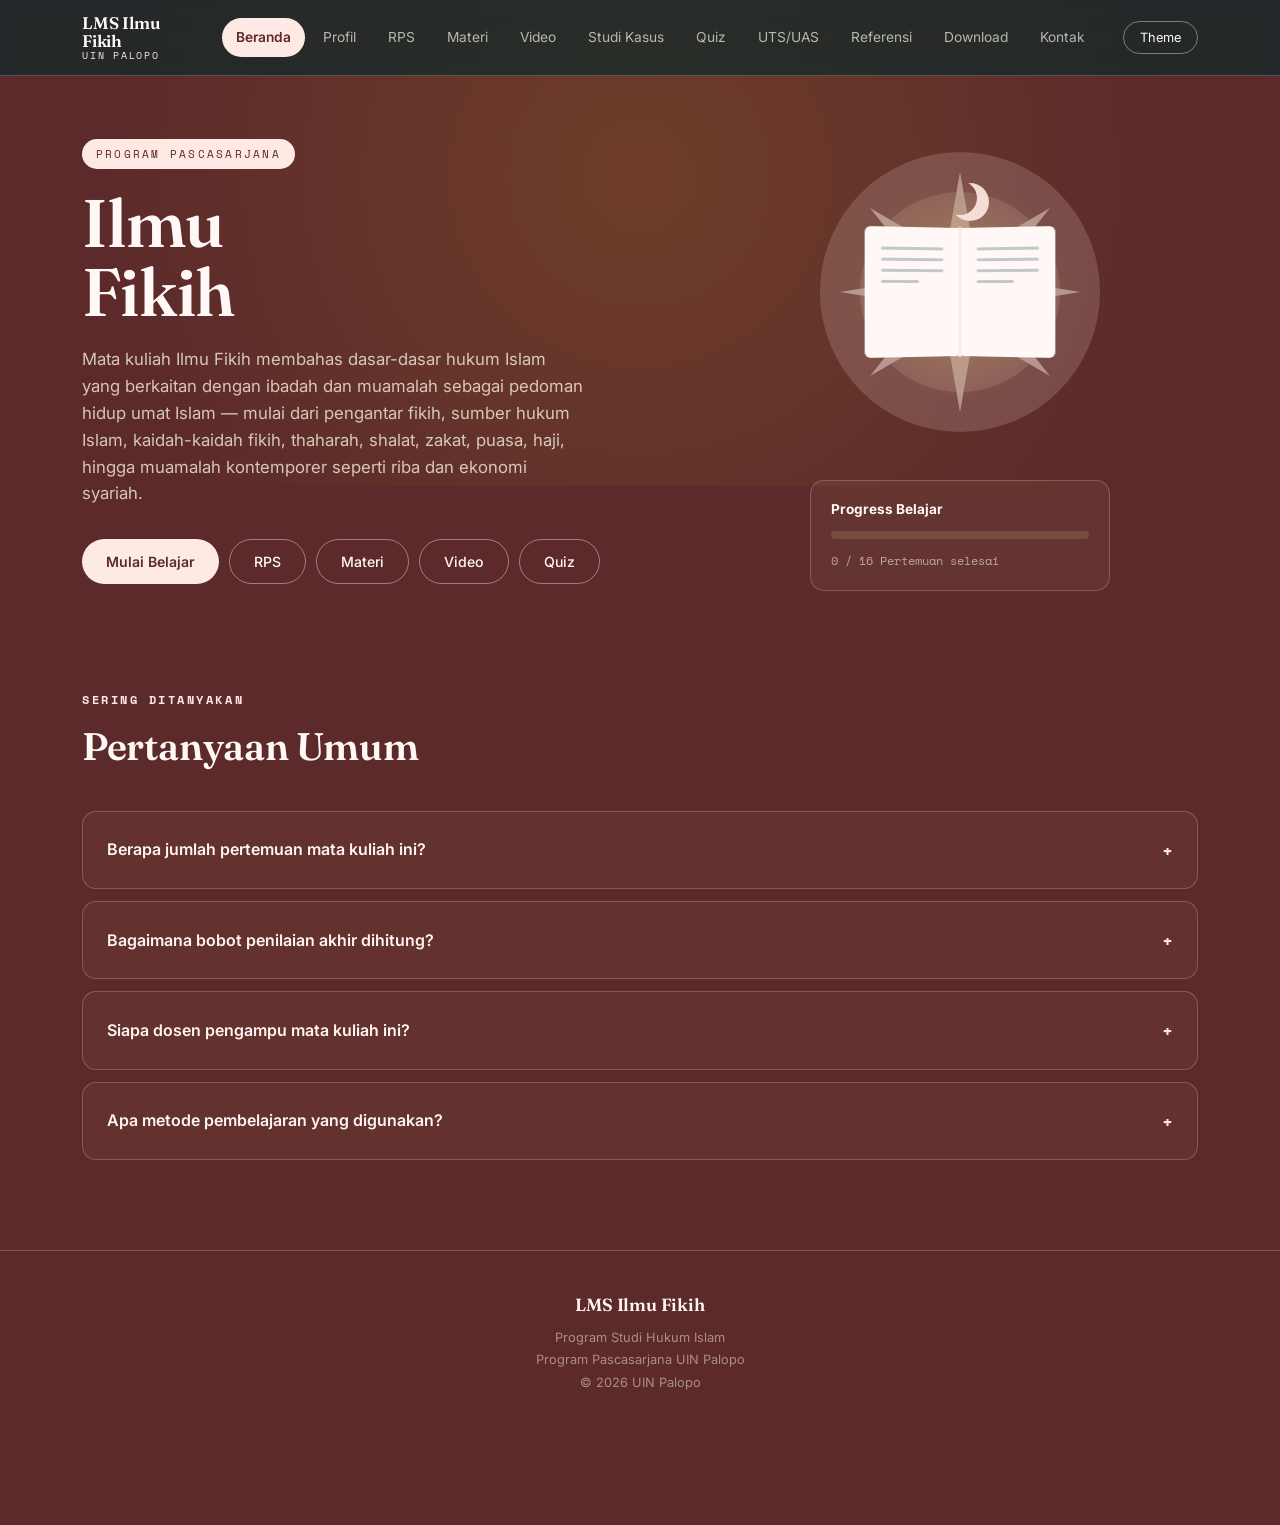
<file: S1/index.html>
<!DOCTYPE html>
<html lang="id">

<head>
    <meta charset="UTF-8">
    <meta name="viewport" content="width=device-width, initial-scale=1.0">

    <title>LMS Ilmu Fikih — Dr. Rahmawati, M.Ag</title>

    <!-- Google Font -->
    <link rel="preconnect" href="https://fonts.googleapis.com">
    <link rel="preconnect" href="https://fonts.gstatic.com" crossorigin>
    <link href="https://fonts.googleapis.com/css2?family=Fraunces:opsz,wght@9..144,400;9..144,500;9..144,600;9..144,700&family=Inter:wght@400;500;600;700&family=Space+Mono:wght@400;700&display=swap" rel="stylesheet">

    <!-- CSS -->
    <link rel="stylesheet" href="../shared/core.css">
    <link rel="stylesheet" href="fikih-theme.css">

    <style>
        .materi-pokok-list { display: flex; flex-direction: column; gap: 10px; margin: 10px 0 18px; }
        .materi-pokok-item { padding: 14px 18px; }
        .materi-pokok-item summary {
            cursor: pointer;
            font-family: var(--font-display);
            font-weight: 600;
            font-size: 1.02rem;
            list-style: none;
            display: flex;
            align-items: center;
            justify-content: space-between;
            gap: 12px;
        }
        .materi-pokok-item summary::-webkit-details-marker { display: none; }
        .materi-pokok-item summary::after {
            content: "+";
            font-family: var(--font-mono);
            font-size: 1.1rem;
            flex: none;
            opacity: .7;
            transition: transform .2s ease;
        }
        .materi-pokok-item[open] summary::after { content: "–"; }
        .materi-pokok-detail {
            margin-top: 14px;
            padding-top: 14px;
            border-top: 1px solid var(--line);
            font-size: .95rem;
            line-height: 1.7;
        }
        .materi-pokok-detail h4 {
            font-family: var(--font-display);
            font-size: .98rem;
            margin: 16px 0 6px;
        }
        .materi-pokok-detail h4:first-child { margin-top: 0; }
        .materi-pokok-detail p { margin: 0 0 10px; }
        .rangkuman-board {
            margin-top: 14px;
            padding: 14px 16px;
            border-radius: var(--radius-s);
            background: var(--parchment-dim, rgba(255,204,0,.08));
            border: 1px solid var(--line-strong);
        }
        .rangkuman-board strong {
            display: block;
            font-family: var(--font-mono);
            font-size: .78rem;
            letter-spacing: .04em;
            text-transform: uppercase;
            margin-bottom: 6px;
            opacity: .8;
        }
        .rangkuman-board p { margin: 0; font-size: .93rem; line-height: 1.65; }
        .materi-pokok-plain { margin: 0 0 8px; }
    </style>
</head>

<body>

    <!-- ================= HEADER ================= -->

    <header id="site-header">

        <div class="container">

            <a href="#home" class="logo" data-page="home">
                <h2>LMS Ilmu Fikih</h2>
                <span>UIN Palopo</span>
            </a>

            <nav id="main-nav">

                <ul>

                    <li><a href="#home" data-page="home" class="nav-link active">Beranda</a></li>
                    <li><a href="#profil" data-page="profil" class="nav-link">Profil</a></li>
                    <li><a href="#rps" data-page="rps" class="nav-link">RPS</a></li>
                    <li><a href="#materi" data-page="materi" class="nav-link">Materi</a></li>
                    <li><a href="#video" data-page="video" class="nav-link">Video</a></li>
                    <li><a href="#kasus" data-page="kasus" class="nav-link">Studi Kasus</a></li>
                    <li><a href="#quiz" data-page="quiz" class="nav-link">Quiz</a></li>
                    <li><a href="#ujian" data-page="ujian" class="nav-link">UTS/UAS</a></li>
                    <li><a href="#referensi" data-page="referensi" class="nav-link">Referensi</a></li>
                    <li><a href="#download" data-page="download" class="nav-link">Download</a></li>
                    <li><a href="#kontak" data-page="kontak" class="nav-link">Kontak</a></li>

                </ul>

            </nav>

            <div class="header-action">

                <button id="theme-toggle" type="button" aria-label="Ganti tema">Theme</button>
                <button id="menu-toggle" type="button" aria-label="Buka menu" aria-expanded="false">Menu</button>

            </div>

        </div>

    </header>


    <!-- ================= HOME / HERO (halaman dasar, selalu di belakang) ================= -->

    <main id="page-home" class="app-page is-home is-active">

        <section id="hero">

            <div class="container">

                <div class="hero-left">

                    <div class="badge-container">
                        <span>Program Pascasarjana</span>
                    </div>

                    <h1>Ilmu<br>Fikih</h1>

                    <p>
                        Mata kuliah Ilmu Fikih membahas dasar-dasar hukum Islam yang berkaitan dengan ibadah dan muamalah sebagai pedoman hidup umat Islam — mulai dari pengantar fikih, sumber hukum Islam, kaidah-kaidah fikih, thaharah, shalat, zakat, puasa, haji, hingga muamalah kontemporer seperti riba dan ekonomi syariah.
                    </p>

                    <div class="hero-button">
                        <button type="button" data-goto="rps">Mulai Belajar</button>
                        <button type="button" class="ghost" data-goto="rps">RPS</button>
                        <button type="button" class="ghost" data-goto="materi">Materi</button>
                        <button type="button" class="ghost" data-goto="video">Video</button>
                        <button type="button" class="ghost" data-goto="quiz">Quiz</button>
                    </div>

                </div>

                <div class="hero-right">

                    <div class="hero-animation">
                        <div class="edu-stage">
                            <svg class="edu-star-field" viewBox="0 0 320 320" xmlns="http://www.w3.org/2000/svg">
                                <g transform="translate(160,160)">
                                    <polygon points="0,-120 14,-40 90,-84 34,-14 120,0 34,14 90,84 14,40 0,120 -14,40 -90,84 -34,14 -120,0 -34,-14 -90,-84 -14,-40" />
                                    <polygon points="0,-80 10,-26 60,-56 22,-9 80,0 22,9 60,56 10,26 0,80 -10,26 -60,56 -22,9 -80,0 -22,-9 -60,-56 -10,-26" opacity="0.6"/>
                                    <circle r="140" opacity="0.3"/>
                                    <circle r="100" opacity="0.25"/>
                                </g>
                            </svg>

                            <div class="edu-glow"></div>

                            <div class="edu-book">
                                <div class="edu-crescent"></div>
                                <div class="edu-spine"></div>
                                <div class="edu-page edu-left">
                                    <div class="edu-lines"><span></span><span></span><span></span><span></span></div>
                                </div>
                                <div class="edu-page edu-right">
                                    <div class="edu-lines"><span></span><span></span><span></span><span></span></div>
                                </div>
                            </div>
                        </div>
                    </div>

                    <div class="progress-card">
                        <strong>Progress Belajar</strong>
                        <div class="progress-bar"><span id="home-progress-bar" style="width:0%"></span></div>
                        <small id="home-progress-text">0 / 16 pertemuan selesai</small>
                    </div>
                </div>

            </div>

        </section>

        <section id="faq">

            <div class="container">

                <h2><span class="eyebrow">Sering ditanyakan</span>Pertanyaan Umum</h2>

                <div class="faq-list">

                    <details class="card faq-item">
                        <summary>Berapa jumlah pertemuan mata kuliah ini?</summary>
                        <p>Perkuliahan berlangsung 16 pertemuan, termasuk UTS pada pertemuan ke-8 dan UAS pada pertemuan ke-16.</p>
                    </details>

                    <details class="card faq-item">
                        <summary>Bagaimana bobot penilaian akhir dihitung?</summary>
                        <p>Penilaian terdiri atas tugas &amp; partisipasi mingguan (Pertemuan 1-7, 9-15), UTS 20%, dan UAS 20%, dengan bobot rinci tiap pertemuan mengikuti kolom Penilaian pada RPS.</p>
                    </details>

                    <details class="card faq-item">
                        <summary>Siapa dosen pengampu mata kuliah ini?</summary>
                        <p>Mata kuliah diampu oleh Dr. Rahmawati, M.Ag selaku Dosen Pengembang RPS &amp; Koordinator MK, dengan Ketua Program Studi Nirwana Halide, S.H., M.H.</p>
                    </details>

                    <details class="card faq-item">
                        <summary>Apa metode pembelajaran yang digunakan?</summary>
                        <p>Kombinasi ceramah interaktif, diskusi kelompok, problem based learning, simulasi/praktikum (wudhu &amp; tayammum), cooperative learning, case method, dan project based learning sesuai topik tiap pertemuan.</p>
                    </details>

                </div>

            </div>

        </section>

        <footer>

            <div class="container">

                <h3>LMS Ilmu Fikih</h3>

                <p>Program Studi Hukum Islam</p>
                <p>Program Pascasarjana UIN Palopo</p>

                <p>© 2026 UIN Palopo</p>

            </div>

        </footer>

    </main>


    <!-- ================= SUB-PAGES (overlay di atas Beranda) ================= -->

    <div id="pages-root">

        <!-- ================= PROFIL ================= -->

        <section id="page-profil" class="app-page" data-title="Profil Mata Kuliah">

            <div class="page-topbar">
                <button type="button" class="back-btn" data-goto="home">&larr; Beranda</button>
                <span class="page-crumb">Profil</span>
            </div>

            <div class="container">

                <h2><span class="eyebrow">Profil</span>Profil Mata Kuliah</h2>

                <div class="profile-tables">

                    <article class="profile-block full-width">
                        <h3>Ringkasan Mata Kuliah</h3>
                        <table class="profile-table kv">
                            <tbody>
                                <tr>
                                    <th>Deskripsi</th>
                                    <td>Mata kuliah Ilmu Fikih membahas dasar-dasar hukum Islam yang berkaitan dengan ibadah dan muamalah sebagai pedoman hidup umat Islam. Kajian meliputi pengantar fikih, sumber hukum Islam, kaidah-kaidah fikih, thaharah, shalat, zakat, puasa, haji, serta muamalah kontemporer seperti riba dan ekonomi syariah. Mata kuliah ini mendukung mahasiswa Hukum Tata Negara untuk memahami hubungan fikih dengan sistem hukum Islam dan hukum positif secara aplikatif.</td>
                                </tr>
                                <tr>
                                    <th>Tujuan</th>
                                    <td>Mahasiswa mampu menjelaskan konsep dasar fikih, ruang lingkup, dan sumber hukum Islam secara sistematis; menerapkan kaidah fikih dan prinsip kemudahan dalam persoalan ibadah dan muamalah; mempraktikkan tata cara thaharah dan shalat; menganalisis hukum zakat, puasa, dan haji dalam konteks sosial kemasyarakatan; serta mengevaluasi persoalan muamalah modern seperti riba, kredit bank, dan paylater berdasarkan fikih muamalah.</td>
                                </tr>
                            </tbody>
                        </table>
                    </article>

                    <article class="profile-block">
                        <h3>CPMK</h3>
                        <table class="profile-table">
                            <colgroup>
                                <col style="width:96px">
                                <col>
                            </colgroup>
                            <thead>
                                <tr><th>Kode</th><th>Capaian Pembelajaran</th></tr>
                            </thead>
                            <tbody>
                                <tr><td>CPMK 1</td><td>Menjelaskan konsep dasar fikih, ruang lingkup, serta sumber hukum Islam secara benar dan sistematis.</td></tr>
                                <tr><td>CPMK 2</td><td>Menerapkan kaidah fikih dan prinsip kemudahan Islam dalam persoalan ibadah dan muamalah.</td></tr>
                                <tr><td>CPMK 3</td><td>Mempraktikkan tata cara thaharah dan shalat sesuai ketentuan fikih.</td></tr>
                                <tr><td>CPMK 4</td><td>Menganalisis hukum zakat, puasa, dan haji dalam konteks sosial kemasyarakatan.</td></tr>
                                <tr><td>CPMK 5</td><td>Mengevaluasi persoalan muamalah modern seperti riba, kredit bank, dan paylater berdasarkan fikih muamalah.</td></tr>
                            </tbody>
                        </table>
                    </article>

                    <article class="profile-block">
                        <h3>CPL</h3>
                        <table class="profile-table">
                            <colgroup>
                                <col style="width:88px">
                                <col>
                            </colgroup>
                            <thead>
                                <tr><th>Kode</th><th>Capaian Pembelajaran Lulusan</th></tr>
                            </thead>
                            <tbody>
                                <tr><td>CPL 1</td><td>Bertakwa kepada Tuhan Yang Maha Esa dan menginternalisasi nilai agama, moralitas, kemanusiaan, dan etika profesi.</td></tr>
                                <tr><td>CPL 3</td><td>Menguasai teori, asas, sumber, dan struktur hukum positif serta hukum Islam dalam bidang hukum tata negara.</td></tr>
                                <tr><td>CPL 7</td><td>Mampu mengaplikasikan hukum Islam dan hukum positif dalam penyelesaian masalah serta adaptif terhadap situasi.</td></tr>
                            </tbody>
                        </table>
                    </article>

                    <article class="profile-block">
                        <h3>Metode Pembelajaran</h3>
                        <table class="profile-table">
                            <colgroup>
                                <col style="width:56px">
                                <col>
                            </colgroup>
                            <thead>
                                <tr><th>No</th><th>Metode</th></tr>
                            </thead>
                            <tbody>
                                <tr><td>01</td><td>Ceramah interaktif &amp; diskusi kelas</td></tr>
                                <tr><td>02</td><td>Diskusi kelompok &amp; cooperative learning</td></tr>
                                <tr><td>03</td><td>Problem based learning &amp; case method</td></tr>
                                <tr><td>04</td><td>Simulasi/praktikum (wudhu &amp; tayammum)</td></tr>
                                <tr><td>05</td><td>Presentasi &amp; project based learning</td></tr>
                                <tr><td>06</td><td>Tanya jawab &amp; resume materi</td></tr>
                            </tbody>
                        </table>
                    </article>

                    <article class="profile-block">
                        <h3>Komponen Penilaian</h3>
                        <table class="profile-table weighted">
                            <colgroup>
                                <col>
                                <col style="width:90px">
                            </colgroup>
                            <thead>
                                <tr><th>Komponen</th><th>Bobot</th></tr>
                            </thead>
                            <tbody>
                                <tr><td>Tugas &amp; partisipasi mingguan (Pertemuan 1-7, 9-15)</td><td>60%</td></tr>
                                <tr><td>Ujian Tengah Semester (UTS)</td><td>20%</td></tr>
                                <tr><td>Ujian Akhir Semester (UAS)</td><td>20%</td></tr>
                            </tbody>
                            <tfoot>
                                <tr><td>Total</td><td>100%*</td></tr>
                            </tfoot>
                        </table>
                        <p class="note">*Rincian bobot penilaian tiap pertemuan mengikuti kolom Penilaian pada tabel RPS.</p>
                    </article>

                    <article class="profile-block full-width">
                        <h3>Kontrak Perkuliahan</h3>
                        <table class="profile-table kv">
                            <tbody>
                                <tr><th>Mata Kuliah</th><td>Ilmu Fikih</td></tr>
                                <tr><th>Kode Mata Kuliah</th><td>HK122501</td></tr>
                                <tr><th>Rumpun MK</th><td>Mata Kuliah Keprodian</td></tr>
                                <tr><th>Bobot SKS</th><td>3 SKS</td></tr>
                                <tr><th>Semester</th><td>II</td></tr>
                                <tr><th>Dosen Pengembang RPS / Koordinator MK</th><td>Dr. Rahmawati, M.Ag</td></tr>
                                <tr><th>Ketua Program Studi</th><td>Nirwana Halide, S.H., M.H</td></tr>
                            </tbody>
                        </table>
                        <p>Perkuliahan dilaksanakan selama 16 pertemuan (termasuk UTS pada pertemuan ke-8 dan UAS pada pertemuan ke-16). Mahasiswa wajib mengikuti diskusi, mengumpulkan tugas tepat waktu, mengikuti praktik/simulasi ibadah yang diwajibkan, dan menjunjung tinggi etika akademik.</p>
                    </article>

                </div>

            </div>

        </section>


        <!-- ================= RPS ================= -->

        <section id="page-rps" class="app-page" data-title="RPS">

            <div class="page-topbar">
                <button type="button" class="back-btn" data-goto="home">&larr; Beranda</button>
                <span class="page-crumb">RPS</span>
            </div>

            <div class="container">

                <h2><span class="eyebrow">16 pertemuan</span>Rencana Pembelajaran Semester</h2>

                <div class="rps-wrapper">

                    <div class="timeline">

                        <div class="timeline-item" data-week="1"><span class="week">1</span>Pengantar Ilmu Fikih</div>
                        <div class="timeline-item" data-week="2"><span class="week">2</span>Sumber Hukum Islam</div>
                        <div class="timeline-item" data-week="3"><span class="week">3</span>Kaidah Dasar dalam Fikih</div>
                        <div class="timeline-item" data-week="4"><span class="week">4</span>Prinsip Kemudahan dalam Islam</div>
                        <div class="timeline-item" data-week="5"><span class="week">5</span>Thaharah I</div>
                        <div class="timeline-item" data-week="6"><span class="week">6</span>Thaharah II</div>
                        <div class="timeline-item" data-week="7"><span class="week">7</span>Haid, Nifas &amp; Istihadhah</div>
                        <div class="timeline-item exam" data-week="8"><span class="week">8</span>UTS</div>
                        <div class="timeline-item" data-week="9"><span class="week">9</span>Shalat I</div>
                        <div class="timeline-item" data-week="10"><span class="week">10</span>Shalat II</div>
                        <div class="timeline-item" data-week="11"><span class="week">11</span>Zakat dan Infak</div>
                        <div class="timeline-item" data-week="12"><span class="week">12</span>Puasa</div>
                        <div class="timeline-item" data-week="13"><span class="week">13</span>Haji dan Umrah</div>
                        <div class="timeline-item" data-week="14"><span class="week">14</span>Muamalah I (Jual Beli)</div>
                        <div class="timeline-item" data-week="15"><span class="week">15</span>Muamalah II (Riba &amp; Ekonomi Syariah)</div>
                        <div class="timeline-item exam" data-week="16"><span class="week">16</span>UAS</div>

                    </div>

                    <div class="rps-table">

                        <table>

                            <thead>
                                <tr>
                                    <th>Minggu</th>
                                    <th>Materi</th>
                                    <th>CPMK</th>
                                    <th>Metode</th>
                                    <th>Penilaian</th>
                                </tr>
                            </thead>

                            <tbody>

                                <tr>
                                    <td>1</td>
                                    <td>Pengantar Ilmu Fikih</td>
                                    <td>CPMK-1 — Menjelaskan pengertian fikih, perbedaan syariat-fikih-ushul fikih, ruang lingkup, tujuan &amp; kedudukan fikih</td>
                                    <td>Ceramah interaktif, diskusi kelas</td>
                                    <td>5%</td>
                                </tr>
                                <tr>
                                    <td>2</td>
                                    <td>Sumber Hukum Islam</td>
                                    <td>CPMK-1 — Mengidentifikasi Al-Qur'an, As-Sunnah, Ijma', Qiyas &amp; sumber yang diperselisihkan (istihsan, maslahah mursalah, 'urf, sadd adz-dzari'ah, istishab)</td>
                                    <td>Ceramah, tanya jawab, diskusi</td>
                                    <td>5%</td>
                                </tr>
                                <tr>
                                    <td>3</td>
                                    <td>Kaidah Dasar dalam Fikih</td>
                                    <td>CPMK-2 — Menjelaskan pengertian kaidah fikih, Al-Qawa'id al-Khams, kaidah al-umuru bi maqashidiha &amp; al-yaqin la yazulu bisy-syak</td>
                                    <td>Diskusi kelompok</td>
                                    <td>6%</td>
                                </tr>
                                <tr>
                                    <td>4</td>
                                    <td>Prinsip Kemudahan dalam Islam</td>
                                    <td>CPMK-2 — Menerapkan al-masyaqqah tajlibut taisir, adh-dhararu yuzal, al-'adah muhakkamah &amp; konsep rukhsah</td>
                                    <td>Problem based learning, studi kasus</td>
                                    <td>6%</td>
                                </tr>
                                <tr>
                                    <td>5</td>
                                    <td>Thaharah I (Bersuci)</td>
                                    <td>CPMK-3 — Menjelaskan pengertian thaharah, macam hadas &amp; jenis najis, serta cara menyucikan najis</td>
                                    <td>Ceramah, diskusi</td>
                                    <td>6%</td>
                                </tr>
                                <tr>
                                    <td>6</td>
                                    <td>Thaharah II</td>
                                    <td>CPMK-3 — Mempraktikkan rukun, syarat &amp; sunnah wudhu, hal pembatal wudhu, serta tata cara tayammum</td>
                                    <td>Simulasi/praktikum wudhu &amp; tayammum</td>
                                    <td>8%</td>
                                </tr>
                                <tr>
                                    <td>7</td>
                                    <td>Haid, Nifas, dan Istihadhah</td>
                                    <td>CPMK-3 — Membedakan haid, nifas &amp; istihadhah serta hukum ibadah bagi wanita yang mengalaminya</td>
                                    <td>Ceramah, diskusi, resume materi</td>
                                    <td>6%</td>
                                </tr>
                                <tr class="exam-row">
                                    <td>8</td>
                                    <td><strong>Ujian Tengah Semester</strong> — Materi Pertemuan 1-7</td>
                                    <td>Evaluasi CPMK 1-3</td>
                                    <td>UTS — tes tertulis individu</td>
                                    <td>20%</td>
                                </tr>
                                <tr>
                                    <td>9</td>
                                    <td>Shalat I (Dasar-Dasar Shalat)</td>
                                    <td>CPMK-3 — Menjelaskan syarat wajib, syarat sah, rukun &amp; sunnah shalat serta hal yang membatalkannya</td>
                                    <td>Ceramah, diskusi</td>
                                    <td>6%</td>
                                </tr>
                                <tr>
                                    <td>10</td>
                                    <td>Shalat II (Berjamaah &amp; Shalat Sunnah)</td>
                                    <td>CPMK-3 — Menguraikan keutamaan shalat berjamaah, syarat imam-makmum, shalat rawatib, dhuha, tahajud, witir, id &amp; jenazah</td>
                                    <td>Cooperative learning, tugas kelompok</td>
                                    <td>6%</td>
                                </tr>
                                <tr>
                                    <td>11</td>
                                    <td>Zakat dan Infak</td>
                                    <td>CPMK-4 — Menjelaskan syarat wajib zakat, zakat fitrah-mal &amp; delapan asnaf penerima zakat</td>
                                    <td>Diskusi, presentasi kelompok</td>
                                    <td>6%</td>
                                </tr>
                                <tr>
                                    <td>12</td>
                                    <td>Puasa</td>
                                    <td>CPMK-4 — Menganalisis rukun, syarat &amp; pembatal puasa, qadha-kafarat, serta puasa bagi musafir &amp; orang sakit</td>
                                    <td>Case method, diskusi kasus</td>
                                    <td>6%</td>
                                </tr>
                                <tr>
                                    <td>13</td>
                                    <td>Haji dan Umrah</td>
                                    <td>CPMK-4 — Menjelaskan syarat wajib, rukun-wajib haji, larangan ihram &amp; tata cara manasik haji-umrah</td>
                                    <td>Ceramah, diskusi</td>
                                    <td>6%</td>
                                </tr>
                                <tr>
                                    <td>14</td>
                                    <td>Muamalah I (Jual Beli)</td>
                                    <td>CPMK-5 — Menjelaskan prinsip muamalah, rukun-syarat jual beli, jual beli sah-batal &amp; khiyar</td>
                                    <td>Diskusi, analisis kasus jual beli</td>
                                    <td>5%</td>
                                </tr>
                                <tr>
                                    <td>15</td>
                                    <td>Muamalah II (Riba dan Ekonomi Syariah)</td>
                                    <td>CPMK-5 — Mengevaluasi macam riba, sistem ekonomi &amp; perbankan syariah, serta kasus kredit bank, pinjol &amp; paylater</td>
                                    <td>Project based learning, studi kasus</td>
                                    <td>5%</td>
                                </tr>
                                <tr class="exam-row">
                                    <td>16</td>
                                    <td><strong>Ujian Akhir Semester</strong> — Materi Pertemuan 1-15</td>
                                    <td>Evaluasi seluruh CPMK</td>
                                    <td>UAS — tes tertulis individu</td>
                                    <td>20%</td>
                                </tr>

                            </tbody>

                        </table>

                    </div>

                </div>

            </div>

        </section>


        <!-- ================= MATERI ================= -->

        <section id="page-materi" class="app-page" data-title="Materi">

            <div class="page-topbar">
                <button type="button" class="back-btn" data-goto="home">&larr; Beranda</button>
                <span class="page-crumb">Materi</span>
            </div>

            <div class="container">

                <h2><span class="eyebrow">16 pertemuan</span>Materi Perkuliahan</h2>

                <div class="materi-action">

                    <input type="text" placeholder="Cari materi…" id="materi-search">

                    <div class="filter">
                        <button class="filter-btn active">Semua</button>
                        <button class="filter-btn">Pengantar &amp; Sumber Hukum</button>
                        <button class="filter-btn">Ibadah</button>
                        <button class="filter-btn">Muamalah</button>
                    </div>

                </div>

                <div class="materi-list">

                    <article class="card materi-card" data-goto="pertemuan-1" tabindex="0" role="button" aria-label="Buka detail Pertemuan 1"><span class="tag">Pertemuan 1</span><h3>Pengantar Ilmu Fikih</h3><p>Pengertian fikih secara bahasa &amp; istilah, perbedaan syariat-fikih-ushul fikih, ruang lingkup fikih (ibadah, muamalah, munakahat, jinayah, siyasah), tujuan &amp; kedudukan fikih dalam kehidupan umat Islam.</p><span class="open-hint">Buka detail &rarr;</span></article>
                    <article class="card materi-card" data-goto="pertemuan-2" tabindex="0" role="button" aria-label="Buka detail Pertemuan 2"><span class="tag">Pertemuan 2</span><h3>Sumber Hukum Islam</h3><p>Al-Qur'an sebagai sumber hukum utama, As-Sunnah/Hadis, Ijma', Qiyas, serta sumber hukum yang diperselisihkan (istihsan, maslahah mursalah, 'urf, sadd adz-dzari'ah, istishab).</p><span class="open-hint">Buka detail &rarr;</span></article>
                    <article class="card materi-card" data-goto="pertemuan-3" tabindex="0" role="button" aria-label="Buka detail Pertemuan 3"><span class="tag">Pertemuan 3</span><h3>Kaidah Dasar dalam Fikih</h3><p>Pengertian kaidah fikih, Al-Qawa'id al-Khams, kaidah al-umuru bi maqashidiha, al-yaqin la yazulu bisy-syak, dan penerapan kaidah dalam kehidupan sehari-hari.</p><span class="open-hint">Buka detail &rarr;</span></article>
                    <article class="card materi-card" data-goto="pertemuan-4" tabindex="0" role="button" aria-label="Buka detail Pertemuan 4"><span class="tag">Pertemuan 4</span><h3>Prinsip Kemudahan dalam Islam</h3><p>Al-masyaqqah tajlibut taisir, adh-dhararu yuzal, al-'adah muhakkamah, konsep rukhsah, dan studi kasus penerapan kaidah fikih.</p><span class="open-hint">Buka detail &rarr;</span></article>
                    <article class="card materi-card" data-goto="pertemuan-5" tabindex="0" role="button" aria-label="Buka detail Pertemuan 5"><span class="tag">Pertemuan 5</span><h3>Thaharah I (Bersuci)</h3><p>Pengertian thaharah, macam-macam hadas, jenis-jenis najis, cara menyucikan najis menurut fikih, dan hikmah bersuci.</p><span class="open-hint">Buka detail &rarr;</span></article>
                    <article class="card materi-card" data-goto="pertemuan-6" tabindex="0" role="button" aria-label="Buka detail Pertemuan 6"><span class="tag">Pertemuan 6</span><h3>Thaharah II</h3><p>Wudhu (rukun, syarat, sunnah), hal-hal yang membatalkan wudhu, tayammum (pengertian, syarat, tata cara), praktik wudhu &amp; tayammum, diskusi kesalahan umum dalam bersuci.</p><span class="open-hint">Buka detail &rarr;</span></article>
                    <article class="card materi-card" data-goto="pertemuan-7" tabindex="0" role="button" aria-label="Buka detail Pertemuan 7"><span class="tag">Pertemuan 7</span><h3>Haid, Nifas, dan Istihadhah</h3><p>Pengertian haid, nifas &amp; istihadhah, perbedaan ketiganya, hukum ibadah bagi wanita yang mengalaminya, cara bersuci setelahnya, dan permasalahan kontemporer terkait fikih wanita.</p><span class="open-hint">Buka detail &rarr;</span></article>
                    <article class="card materi-card exam" data-goto="ujian" tabindex="0" role="button" aria-label="Buka menu UTS/UAS"><span class="tag tag-exam">Pertemuan 8</span><h3>Ujian Tengah Semester (UTS)</h3><p>Evaluasi materi Pertemuan 1–7 dalam bentuk tes tertulis.</p><span class="open-hint">Buka UTS/UAS &rarr;</span></article>
                    <article class="card materi-card" data-goto="pertemuan-9" tabindex="0" role="button" aria-label="Buka detail Pertemuan 9"><span class="tag">Pertemuan 9</span><h3>Shalat I (Dasar-Dasar Shalat)</h3><p>Pengertian &amp; kedudukan shalat, syarat wajib &amp; syarat sah shalat, rukun shalat, sunnah-sunnah shalat, dan hal-hal yang membatalkan shalat.</p><span class="open-hint">Buka detail &rarr;</span></article>
                    <article class="card materi-card" data-goto="pertemuan-10" tabindex="0" role="button" aria-label="Buka detail Pertemuan 10"><span class="tag">Pertemuan 10</span><h3>Shalat II (Berjamaah dan Shalat Sunnah)</h3><p>Keutamaan shalat berjamaah, syarat imam &amp; makmum, shalat sunnah rawatib, shalat dhuha, tahajud, witir, serta shalat Id &amp; shalat jenazah.</p><span class="open-hint">Buka detail &rarr;</span></article>
                    <article class="card materi-card" data-goto="pertemuan-11" tabindex="0" role="button" aria-label="Buka detail Pertemuan 11"><span class="tag">Pertemuan 11</span><h3>Zakat dan Infak</h3><p>Pengertian zakat, dalil kewajiban zakat, syarat wajib zakat, zakat fitrah &amp; zakat mal, delapan golongan penerima zakat (asnaf), serta pengertian infak &amp; sedekah.</p><span class="open-hint">Buka detail &rarr;</span></article>
                    <article class="card materi-card" data-goto="pertemuan-12" tabindex="0" role="button" aria-label="Buka detail Pertemuan 12"><span class="tag">Pertemuan 12</span><h3>Puasa</h3><p>Pengertian puasa, macam-macam puasa wajib &amp; sunnah, rukun &amp; syarat puasa, hal-hal yang membatalkan puasa, qadha &amp; kafarat, serta puasa bagi musafir &amp; orang sakit.</p><span class="open-hint">Buka detail &rarr;</span></article>
                    <article class="card materi-card" data-goto="pertemuan-13" tabindex="0" role="button" aria-label="Buka detail Pertemuan 13"><span class="tag">Pertemuan 13</span><h3>Haji dan Umrah</h3><p>Pengertian haji &amp; umrah, syarat wajib haji, rukun &amp; wajib haji, larangan ihram, tata cara pelaksanaan manasik haji &amp; umrah, serta hikmah ibadah haji.</p><span class="open-hint">Buka detail &rarr;</span></article>
                    <article class="card materi-card" data-goto="pertemuan-14" tabindex="0" role="button" aria-label="Buka detail Pertemuan 14"><span class="tag">Pertemuan 14</span><h3>Muamalah I (Jual Beli)</h3><p>Pengertian muamalah, prinsip-prinsip muamalah dalam Islam, rukun &amp; syarat jual beli, jual beli yang sah &amp; batal, khiyar, serta etika bisnis dalam Islam.</p><span class="open-hint">Buka detail &rarr;</span></article>
                    <article class="card materi-card" data-goto="pertemuan-15" tabindex="0" role="button" aria-label="Buka detail Pertemuan 15"><span class="tag">Pertemuan 15</span><h3>Muamalah II (Riba dan Ekonomi Syariah)</h3><p>Pengertian riba, macam-macam riba, dalil larangan riba, sistem ekonomi syariah, perbankan syariah, dan analisis kasus kredit bank, pinjaman online &amp; paylater menurut fikih muamalah.</p><span class="open-hint">Buka detail &rarr;</span></article>
                    <article class="card materi-card exam" data-goto="ujian" tabindex="0" role="button" aria-label="Buka menu UTS/UAS"><span class="tag tag-exam">Pertemuan 16</span><h3>Ujian Akhir Semester (UAS)</h3><p>Evaluasi materi Pertemuan 1–15 dalam bentuk tes tertulis.</p><span class="open-hint">Buka UTS/UAS &rarr;</span></article>

                </div>

            </div>

        </section>


        <!-- ================= DETAIL PERTEMUAN (dibuka dari kartu Materi) ================= -->

        <section id="page-pertemuan" class="app-page" data-title="Pertemuan">

            <div class="page-topbar">
                <button type="button" class="back-btn" data-goto="materi">&larr; Materi</button>
                <span class="page-crumb" id="pertemuan-crumb">Pertemuan</span>
            </div>

            <div class="container">

                <h2><span class="eyebrow" id="pertemuan-eyebrow">Pertemuan</span><span id="pertemuan-title">Judul Pertemuan</span></h2>

                <article class="profile-block full-width">
                    <h3>Modul Ringkas</h3>
                    <div id="pertemuan-modul"><!-- diisi otomatis oleh script.js --></div>
                </article>

                <h3 class="pertemuan-subheading">Video Pembelajaran</h3>
                <div class="video-list pertemuan-video-list">

                    <article class="card video-card" id="pertemuan-video-card" data-youtube="" tabindex="0" role="button" aria-label="Putar video pertemuan ini">
                        <div class="video-thumb"><span class="play-icon">▶</span></div>
                        <h3 id="pertemuan-video-title">Video Pertemuan</h3>
                        <p id="pertemuan-video-desc"></p>
                    </article>

                </div>

                <h3 class="pertemuan-subheading">Studi Kasus</h3>
                <article class="card pertemuan-case">
                    <p id="pertemuan-case-text"></p>
                </article>

                <h3 class="pertemuan-subheading">Uji Formatif</h3>
                <article class="profile-block full-width formatif-block" id="pertemuan-formatif-block">

                    <h4 class="formatif-heading">A. Pilihan Ganda <span class="formatif-count">(10 soal)</span></h4>
                    <div id="pertemuan-mcq-list" class="formatif-mcq-list"><!-- diisi otomatis oleh script.js --></div>

                    <h4 class="formatif-heading">B. Soal Esai <span class="formatif-count">(5 soal)</span></h4>
                    <div id="pertemuan-essay-list" class="formatif-essay-list"><!-- diisi otomatis oleh script.js --></div>

                    <button type="button" id="pertemuan-formatif-submit">Kumpulkan Uji Formatif</button>
                    <p class="formatif-result" id="pertemuan-formatif-result"></p>

                    <div class="formatif-send-wa" id="formatif-send-wa" hidden>
                        <p class="formatif-identity-note" id="formatif-identity-note"></p>
                        <button type="button" id="formatif-edit-identity-btn" class="ghost-small">Ubah data</button>
                        <button type="button" id="formatif-email-btn">Kirim jawaban Esai</button>
                    </div>

                    <p class="formatif-empty" id="pertemuan-formatif-empty" hidden>Uji formatif untuk pertemuan ini belum tersedia.</p>

                </article>

            </div>

        </section>


        <!-- ================= VIDEO ================= -->

        <section id="page-video" class="app-page" data-title="Video">

            <div class="page-topbar">
                <button type="button" class="back-btn" data-goto="home">&larr; Beranda</button>
                <span class="page-crumb">Video</span>
            </div>

            <div class="container">

                <h2><span class="eyebrow">Tonton</span>Video Pembelajaran</h2>

                <div class="video-filter">
                    <button class="filter-btn active">Semua</button>
                    <button class="filter-btn">Ibadah</button>
                    <button class="filter-btn">Muamalah</button>
                </div>

                <div class="video-list">

                    <!--
                        Cara isi link YouTube:
                        Ganti nilai data-youtube="" dengan ID atau URL video YouTube-mu, misal:
                        data-youtube="dQw4w9WgXcQ"
                        data-youtube="https://youtu.be/dQw4w9WgXcQ"
                        data-youtube="https://www.youtube.com/watch?v=dQw4w9WgXcQ"
                        Kartu tanpa link akan menampilkan pesan "Video belum ditautkan" saat diklik.
                        Judul di bawah sudah disesuaikan dengan RPS — sambungkan tiap link ke judul yang sesuai.
                    -->

                    <article class="card video-card" data-youtube="https://youtu.be/BHq3F9LnSXk?si=HL8HAo2_FpuxBwnW" data-week="1" tabindex="0" role="button" aria-label="Putar video: Pengantar Ilmu Fikih">
                        <div class="video-thumb"><span class="play-icon">▶</span></div>
                        <h3>Pengantar Ilmu Fikih</h3>
                        <p>Pertemuan 1 · Pengertian, ruang lingkup &amp; kedudukan fikih</p>
                    </article>

                    <article class="card video-card" data-youtube="https://youtu.be/BYqNgHvQIgI?si=C3AzCWGRDBMVzCbo" data-week="2" tabindex="0" role="button" aria-label="Putar video: Sumber Hukum Islam">
                        <div class="video-thumb"><span class="play-icon">▶</span></div>
                        <h3>Sumber Hukum Islam</h3>
                        <p>Pertemuan 2 · Al-Qur'an, As-Sunnah, Ijma' &amp; Qiyas</p>
                    </article>

                    <article class="card video-card" data-youtube="https://youtu.be/bTFEHSM2b_E?si=C1T6YzTz4h0uQF32" data-week="3" tabindex="0" role="button" aria-label="Putar video: Kaidah Dasar dalam Fikih">
                        <div class="video-thumb"><span class="play-icon">▶</span></div>
                        <h3>Kaidah Dasar dalam Fikih</h3>
                        <p>Pertemuan 3 · Al-Qawa'id al-Khams &amp; kaidah al-umuru bi maqashidiha</p>
                    </article>

                    <article class="card video-card" data-youtube="https://youtu.be/kDM2aPzkUQw?si=M4joRYej_MyQErp3" data-week="4" tabindex="0" role="button" aria-label="Putar video: Prinsip Kemudahan dalam Islam">
                        <div class="video-thumb"><span class="play-icon">▶</span></div>
                        <h3>Prinsip Kemudahan dalam Islam</h3>
                        <p>Pertemuan 4 · Al-masyaqqah tajlibut taisir &amp; konsep rukhsah</p>
                    </article>

                    <article class="card video-card" data-youtube=https://youtu.be/rlXhYTd1Kyc?si=VpNm2kKl-M5KUScq"" data-week="5" tabindex="0" role="button" aria-label="Putar video: Thaharah I">
                        <div class="video-thumb"><span class="play-icon">▶</span></div>
                        <h3>Thaharah I (Bersuci)</h3>
                        <p>Pertemuan 5 · Hadas, najis &amp; cara menyucikannya</p>
                    </article>

                    <article class="card video-card" data-youtube="https://youtu.be/5AOFDvCvRhc?si=o0NyKugxQi6dMHdf" data-week="6" tabindex="0" role="button" aria-label="Putar video: Thaharah II">
                        <div class="video-thumb"><span class="play-icon">▶</span></div>
                        <h3>Thaharah II</h3>
                        <p>Pertemuan 6 · Praktik wudhu &amp; tayammum</p>
                    </article>

                    <article class="card video-card" data-youtube="https://youtu.be/7QaErNG3CSU?si=9QvBLih0PudcypL5" data-week="7" tabindex="0" role="button" aria-label="Putar video: Haid, Nifas, dan Istihadhah">
                        <div class="video-thumb"><span class="play-icon">▶</span></div>
                        <h3>Haid, Nifas, dan Istihadhah</h3>
                        <p>Pertemuan 7 · Hukum ibadah bagi wanita &amp; cara bersuci</p>
                    </article>

                    <article class="card video-card" data-youtube="https://youtu.be/LH4Te_KiILY?si=DIzjU1dx41Mc7eHO" data-week="9" tabindex="0" role="button" aria-label="Putar video: Shalat I">
                        <div class="video-thumb"><span class="play-icon">▶</span></div>
                        <h3>Shalat I (Dasar-Dasar Shalat)</h3>
                        <p>Pertemuan 9 · Syarat, rukun &amp; sunnah shalat</p>
                    </article>

                    <article class="card video-card" data-youtube="https://youtu.be/vRbAt0FHxRA?si=DevpbhcRuahttNy3" data-week="10" tabindex="0" role="button" aria-label="Putar video: Shalat II">
                        <div class="video-thumb"><span class="play-icon">▶</span></div>
                        <h3>Shalat II (Berjamaah dan Shalat Sunnah)</h3>
                        <p>Pertemuan 10 · Shalat berjamaah, rawatib, dhuha &amp; jenazah</p>
                    </article>

                    <article class="card video-card" data-youtube="https://youtu.be/JLbpPINCMGs?si=OthOToIc69fb17rV" data-week="11" tabindex="0" role="button" aria-label="Putar video: Zakat dan Infak">
                        <div class="video-thumb"><span class="play-icon">▶</span></div>
                        <h3>Zakat dan Infak</h3>
                        <p>Pertemuan 11 · Syarat zakat &amp; delapan asnaf</p>
                    </article>

                    <article class="card video-card" data-youtube="https://youtu.be/4VRmZ6D66NI?si=iyQ33QhXEUvHzHl1" data-week="12" tabindex="0" role="button" aria-label="Putar video: Puasa">
                        <div class="video-thumb"><span class="play-icon">▶</span></div>
                        <h3>Puasa</h3>
                        <p>Pertemuan 12 · Rukun, pembatal, qadha &amp; kafarat</p>
                    </article>

                    <article class="card video-card" data-youtube="https://youtu.be/8YpbiCmXtRI?si=QAgREUbGrLJdRkBr" data-week="13" tabindex="0" role="button" aria-label="Putar video: Haji dan Umrah">
                        <div class="video-thumb"><span class="play-icon">▶</span></div>
                        <h3>Haji dan Umrah</h3>
                        <p>Pertemuan 13 · Rukun, wajib haji &amp; manasik</p>
                    </article>

                    <article class="card video-card" data-youtube="https://youtu.be/l4Oz9EzHj-0?si=yYD_tK78UwTyiFKB" data-week="14" tabindex="0" role="button" aria-label="Putar video: Muamalah I (Jual Beli)">
                        <div class="video-thumb"><span class="play-icon">▶</span></div>
                        <h3>Muamalah I (Jual Beli)</h3>
                        <p>Pertemuan 14 · Rukun, syarat jual beli &amp; khiyar</p>
                    </article>

                    <article class="card video-card" data-youtube="https://youtu.be/9fSlPj2Kw_0?si=kRlvheQqGMz7iu6-" data-week="15" tabindex="0" role="button" aria-label="Putar video: Muamalah II (Riba dan Ekonomi Syariah)">
                        <div class="video-thumb"><span class="play-icon">▶</span></div>
                        <h3>Muamalah II (Riba dan Ekonomi Syariah)</h3>
                        <p>Pertemuan 15 · Riba, ekonomi syariah &amp; kasus kredit-paylater</p>
                    </article>

                </div>

            </div>

        </section>


        <!-- ================= STUDI KASUS ================= -->

        <section id="page-kasus" class="app-page" data-title="Studi Kasus">

            <div class="page-topbar">
                <button type="button" class="back-btn" data-goto="home">&larr; Beranda</button>
                <span class="page-crumb">Studi Kasus</span>
            </div>

            <div class="container">

                <h2><span class="eyebrow">Praktik</span>Studi Kasus</h2>

                <div class="case-list">

                    <article class="card"><h3>Penerapan Kaidah Fikih dalam Kehidupan Sehari-hari</h3><p>Pertemuan 4 · Prinsip kemudahan (masyaqqah, dharar, 'adah) pada persoalan kontemporer.</p></article>
                    <article class="card"><h3>Kesalahan Umum dalam Bersuci</h3><p>Pertemuan 6 · Analisis praktik wudhu &amp; tayammum yang keliru di masyarakat.</p></article>
                    <article class="card"><h3>Permasalahan Kontemporer Fikih Wanita</h3><p>Pertemuan 7 · Isu haid, nifas &amp; istihadhah dalam konteks kekinian.</p></article>
                    <article class="card"><h3>Zakat Profesi &amp; Zakat Digital</h3><p>Pertemuan 11 · Penerapan syarat wajib zakat pada penghasilan modern.</p></article>
                    <article class="card"><h3>Puasa bagi Musafir dan Orang Sakit</h3><p>Pertemuan 12 · Diskusi rukhsah, qadha &amp; kafarat.</p></article>
                    <article class="card"><h3>Etika Bisnis dalam Jual Beli Online</h3><p>Pertemuan 14 · Rukun &amp; syarat jual beli, khiyar dalam transaksi digital.</p></article>
                    <article class="card"><h3>Kredit Bank, Pinjaman Online &amp; Paylater</h3><p>Pertemuan 15 · Analisis riba &amp; kesesuaiannya dengan prinsip ekonomi syariah.</p></article>

                </div>

                <div class="case-workspace">

                    <h3>Analisis Kasus</h3>

                    <textarea placeholder="Tuliskan analisis Anda..."></textarea>

                    <button type="button">Kirim Analisis</button>

                </div>

            </div>

        </section>


        <!-- ================= QUIZ ================= -->

        <section id="page-quiz" class="app-page" data-title="Quiz">

            <div class="page-topbar">
                <button type="button" class="back-btn" data-goto="home">&larr; Beranda</button>
                <span class="page-crumb">Quiz</span>
            </div>

            <div class="container">

                <h2><span class="eyebrow">Uji pemahaman</span>Quiz Ilmu Fikih</h2>

                <div class="quiz-progress">
                    <div class="progress-bar"><span style="width:0%"></span></div>
                    <small>Soal 1 dari 5</small>
                </div>

                <div class="quiz-container">

                    <div class="card quiz-question">
                        <h3>1. Berikut termasuk delapan golongan penerima zakat (asnaf), kecuali...</h3>
                        <label><input type="radio" name="q1"> Fakir</label>
                        <label><input type="radio" name="q1"> Amil</label>
                        <label><input type="radio" name="q1"> Muzakki (orang yang wajib berzakat)</label>
                        <label><input type="radio" name="q1"> Gharim</label>
                    </div>

                    <div class="card quiz-question">
                        <h3>2. Kaidah "al-masyaqqah tajlibut taisir" termasuk salah satu prinsip...</h3>
                        <label><input type="radio" name="q2"> Kemudahan dalam Islam</label>
                        <label><input type="radio" name="q2"> Larangan riba</label>
                        <label><input type="radio" name="q2"> Rukun shalat</label>
                        <label><input type="radio" name="q2"> Syarat wajib haji</label>
                    </div>

                    <button type="button">Kumpulkan Jawaban</button>

                </div>

            </div>

        </section>


        <!-- ================= UJIAN ================= -->

        <section id="page-ujian" class="app-page" data-title="UTS/UAS">

            <div class="page-topbar">
                <button type="button" class="back-btn" data-goto="home">&larr; Beranda</button>
                <span class="page-crumb">UTS/UAS</span>
            </div>

            <div class="container">

                <h2><span class="eyebrow">Evaluasi</span>UTS &amp; UAS</h2>

                <div class="exam-container">

                    <article class="exam-card">
                        <h3>UTS</h3>
                        <p>Materi Pertemuan 1–7</p>
                        <p>Bentuk: Tes tertulis individu · Bobot 20%</p>
                        <p class="timer">Timer</p>
                    </article>

                    <article class="exam-card">
                        <h3>UAS</h3>
                        <p>Materi Pertemuan 1–15</p>
                        <p>Bentuk: Tes tertulis individu, mencakup seluruh capaian pembelajaran · Bobot 20%</p>
                        <p class="timer">Timer</p>
                    </article>

                </div>

                <article class="profile-block full-width" style="margin-top:20px;">
                    <h3>Rubrik Penilaian Essay UTS/UAS</h3>
                    <table class="profile-table weighted">
                        <colgroup>
                            <col>
                            <col style="width:90px">
                        </colgroup>
                        <thead>
                            <tr><th>Aspek</th><th>Bobot</th></tr>
                        </thead>
                        <tbody>
                            <tr><td>Ketepatan Konsep</td><td>25%</td></tr>
                            <tr><td>Kedalaman Analisis</td><td>30%</td></tr>
                            <tr><td>Penggunaan Referensi</td><td>20%</td></tr>
                            <tr><td>Argumentasi Akademik</td><td>15%</td></tr>
                            <tr><td>Sistematika Penulisan</td><td>10%</td></tr>
                        </tbody>
                        <tfoot>
                            <tr><td>Total</td><td>100%</td></tr>
                        </tfoot>
                    </table>
                </article>

            </div>

        </section>


        <!-- ================= REFERENSI ================= -->

        <section id="page-referensi" class="app-page" data-title="Referensi">

            <div class="page-topbar">
                <button type="button" class="back-btn" data-goto="home">&larr; Beranda</button>
                <span class="page-crumb">Referensi</span>
            </div>

            <div class="container">

                <h2><span class="eyebrow">Bacaan</span>Referensi</h2>

                <div class="reference-list">

                    <article class="card"><span class="tag">Utama</span><p>Wahbah Az-Zuhaili. <em>Al-Fiqh al-Islami wa Adillatuhu</em>. Damascus: Dar al-Fikr.</p></article>
                    <article class="card"><span class="tag">Utama</span><p>Abdul Wahhab Khallaf. <em>Ilmu Ushul Fiqh</em>. Kairo: Dar al-Qalam.</p></article>
                    <article class="card"><span class="tag">Utama</span><p>Amir Syarifuddin. <em>Garis-Garis Besar Fiqh</em>. Jakarta: Kencana.</p></article>
                    <article class="card"><span class="tag">Pendukung</span><p>Yusuf Al-Qaradawi. <em>Fiqh Zakat</em>. Beirut: Muassasah Risalah.</p></article>
                    <article class="card"><span class="tag">Pendukung</span><p>Sayyid Sabiq. <em>Fiqh Sunnah</em>. Beirut: Dar al-Fikr.</p></article>
                    <article class="card"><span class="tag">Pendukung</span><p>Mardani. <em>Hukum Islam: Pengantar Ilmu Hukum Islam di Indonesia</em>. Jakarta: RajaGrafindo.</p></article>
                    <article class="card"><span class="tag">Pendukung</span><p>Tim DSN-MUI. <em>Himpunan Fatwa Ekonomi Syariah Kontemporer</em>.</p></article>
                    <article class="card"><span class="tag">Pendukung</span><p>Ibn Hajar Al-Asqalani. <em>Fath al-Bari bi Syarh Sahih al-Bukhari</em>. Kairo: Dar al-Rayyan li al-Turath.</p></article>
                    <article class="card"><span class="tag">Pendukung</span><p>Yahya ibn Syaraf Al-Nawawi. <em>Al-Majmu' Syarh al-Muhadzdzab</em>. Jeddah: Maktabah al-Irshad.</p></article>
                    <article class="card"><span class="tag">Jurnal</span><p><em>Musawa: Journal for Women and Gender Studies in Islam</em>.</p></article>
                    <article class="card"><span class="tag">Jurnal</span><p><em>Al-Jami'ah: Journal of Islamic Studies</em>.</p></article>
                    <article class="card"><span class="tag">Jurnal</span><p><em>Islamic Law and Society</em>.</p></article>
                    <article class="card"><span class="tag">Sumber Lain</span><p>Hasil-Hasil Bahtsul Masail Muktamar / Lembaga Bahtsul Masail Nahdlatul Ulama (LBM NU).</p></article>

                </div>

            </div>

        </section>


        <!-- ================= DOWNLOAD ================= -->

        <section id="page-download" class="app-page" data-title="Download">

            <div class="page-topbar">
                <button type="button" class="back-btn" data-goto="home">&larr; Beranda</button>
                <span class="page-crumb">Download</span>
            </div>

            <div class="container">

                <h2><span class="eyebrow">Berkas</span>Download Materi</h2>

                <div class="download-list">

                    <article class="card download-item"><span class="file-icon">⬇</span><div><h3>RPS Ilmu Fikih</h3><p>Rencana Pembelajaran Semester lengkap 16 pertemuan.</p></div><button type="button">Download</button></article>
                    <article class="card download-item"><span class="file-icon">⬇</span><div><h3>Kontrak Perkuliahan</h3><p>Kesepakatan aturan &amp; tata tertib perkuliahan.</p></div><button type="button">Download</button></article>
                    <article class="card download-item"><span class="file-icon">⬇</span><div><h3>Rubrik Penilaian Essay</h3><p>Rubrik penilaian UTS/UAS (ketepatan konsep, analisis, referensi, argumentasi, sistematika).</p></div><button type="button">Download</button></article>

                </div>

            </div>

        </section>


        <!-- ================= KONTAK ================= -->

        <section id="page-kontak" class="app-page" data-title="Kontak">

            <div class="page-topbar">
                <button type="button" class="back-btn" data-goto="home">&larr; Beranda</button>
                <span class="page-crumb">Kontak</span>
            </div>

            <div class="container kontak-grid">

                <div class="contact-info">

                    <h2><span class="eyebrow">Hubungi</span>Dosen Pengampu</h2>
                    <h3>Dr. Rahmawati, M.Ag</h3>
                    <p>Dosen Pengembang RPS &amp; Koordinator Mata Kuliah</p>
                    <p>Ketua Program Studi: Nirwana Halide, S.H., M.H</p>
                    <p>Program Studi Hukum Islam · Program Pascasarjana UIN Palopo</p>

                </div>

                <form id="kontak-form">
                    <input type="text" id="kontak-nama" placeholder="Nama" required>
                    <input type="text" id="kontak-nim" placeholder="NIM" required>
                    <input type="text" id="kontak-subjek" placeholder="Subjek" required>
                    <textarea id="kontak-pesan" placeholder="Pesan" required></textarea>
                    <button type="submit">Kirim</button>
                </form>

            </div>

        </section>

    </div>

    <!-- Overlay backdrop untuk mobile menu -->
    <div id="nav-backdrop"></div>

    <!-- Modal Identitas Mahasiswa -->
    <div id="identity-modal" class="identity-modal" hidden aria-hidden="true">
        <div class="identity-modal-backdrop" data-close-identity></div>
        <div class="identity-modal-inner" role="dialog" aria-modal="true" aria-label="Isi identitas mahasiswa">
            <button type="button" class="identity-modal-close" data-close-identity aria-label="Tutup">&times;</button>
            <h3>Identitas Mahasiswa</h3>
            <p class="identity-modal-desc">Diisi sekali saja. Data ini dipakai untuk mengumpulkan Uji Formatif ke dosen pengampu via Email.</p>
            <form id="identity-form">
                <input type="text" id="identity-nim" placeholder="NIM" required>
                <input type="text" id="identity-nama" placeholder="Nama Lengkap" required>
                <input type="text" id="identity-kelas" placeholder="Kelas / Angkatan" required>
                <button type="submit">Simpan &amp; Lanjutkan</button>
            </form>
        </div>
    </div>

    <!-- Modal player YouTube -->
    <div id="video-modal" class="video-modal" hidden aria-hidden="true">
        <div class="video-modal-backdrop" data-close-modal></div>
        <div class="video-modal-inner" role="dialog" aria-modal="true" aria-label="Pemutar video">
            <button type="button" class="video-modal-close" data-close-modal aria-label="Tutup video">&times;</button>
            <h3 id="video-modal-title"></h3>
            <div class="video-embed">
                <iframe id="video-modal-frame"
                        src=""
                        title="Pemutar video YouTube"
                        frameborder="0"
                        allow="accelerometer; autoplay; clipboard-write; encrypted-media; gyroscope; picture-in-picture"
                        allowfullscreen></iframe>
            </div>
        </div>
    </div>

    <script src="../shared/core.js"></script>
    <script src="data.js"></script>
</body>

</html>
</file>
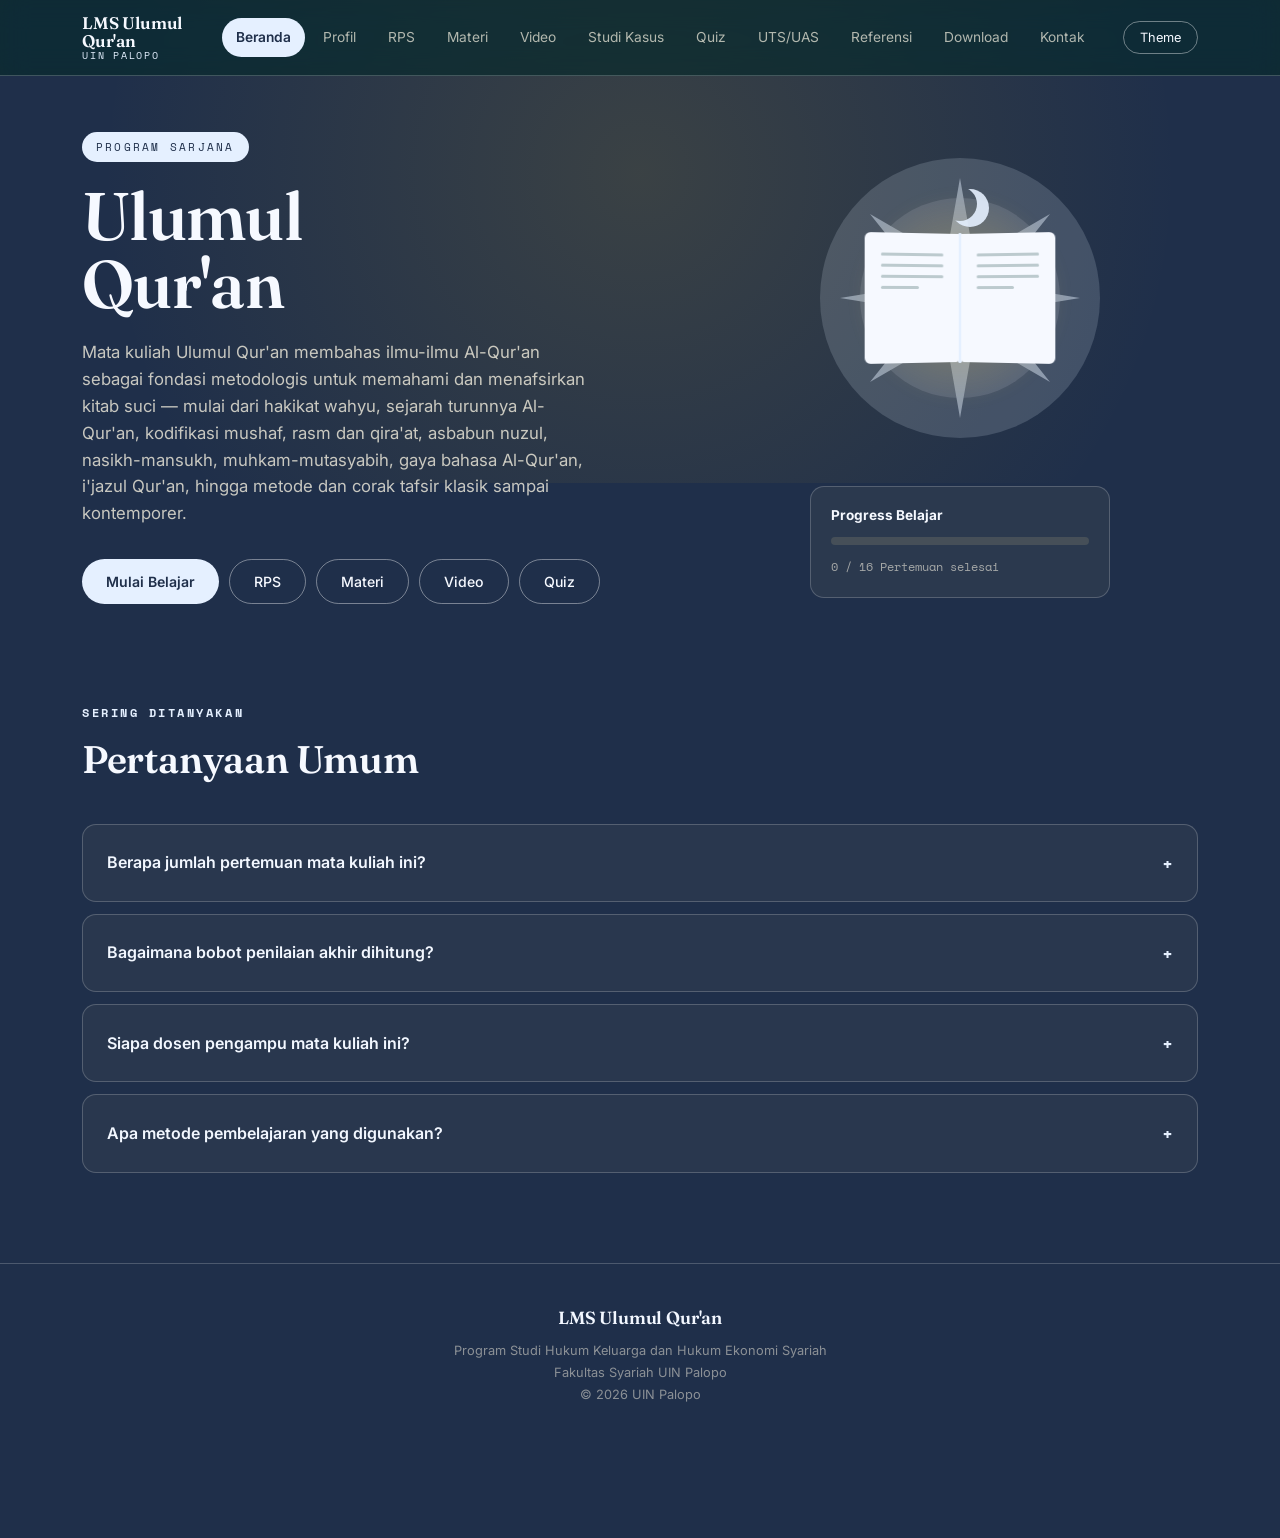
<file: ulumul-qur'an/index.html>
<!DOCTYPE html>
<html lang="id">

<head>
    <meta charset="UTF-8">
    <meta name="viewport" content="width=device-width, initial-scale=1.0">

    <title>LMS Ulumul Qur'an — Dr. Rahmawati, M.Ag &amp; Dr. Mustaming, M.HI</title>

    <!-- Google Font -->
    <link rel="preconnect" href="https://fonts.googleapis.com">
    <link rel="preconnect" href="https://fonts.gstatic.com" crossorigin>
    <link href="https://fonts.googleapis.com/css2?family=Fraunces:opsz,wght@9..144,400;9..144,500;9..144,600;9..144,700&family=Inter:wght@400;500;600;700&family=Space+Mono:wght@400;700&display=swap" rel="stylesheet">

    <!-- CSS -->
    <link rel="stylesheet" href="../shared/core.css">
    <link rel="stylesheet" href="ulumul-theme.css">

    <!-- Styling sementara khusus untuk fitur "Materi Pokok" yang bisa diklik.
         Kalau nanti sudah stabil, ini bisa dipindah ke ulumul-theme.css. -->
    <style>
        .materi-pokok-list { display: flex; flex-direction: column; gap: 10px; margin: 10px 0 18px; }
        .materi-pokok-item { padding: 14px 18px; }
        .materi-pokok-item summary {
            cursor: pointer;
            font-family: var(--font-display);
            font-weight: 600;
            font-size: 1.02rem;
            list-style: none;
            display: flex;
            align-items: center;
            justify-content: space-between;
            gap: 12px;
        }
        .materi-pokok-item summary::-webkit-details-marker { display: none; }
        .materi-pokok-item summary::after {
            content: "+";
            font-family: var(--font-mono);
            font-size: 1.1rem;
            flex: none;
            opacity: .7;
            transition: transform .2s ease;
        }
        .materi-pokok-item[open] summary::after { content: "–"; }
        .materi-pokok-detail {
            margin-top: 14px;
            padding-top: 14px;
            border-top: 1px solid var(--line);
            font-size: .95rem;
            line-height: 1.7;
        }
        .materi-pokok-detail h4 {
            font-family: var(--font-display);
            font-size: .98rem;
            margin: 16px 0 6px;
        }
        .materi-pokok-detail h4:first-child { margin-top: 0; }
        .materi-pokok-detail p { margin: 0 0 10px; }
        .rangkuman-board {
            margin-top: 14px;
            padding: 14px 16px;
            border-radius: var(--radius-s);
            background: var(--parchment-dim, rgba(255,204,0,.08));
            border: 1px solid var(--line-strong);
        }
        .rangkuman-board strong {
            display: block;
            font-family: var(--font-mono);
            font-size: .78rem;
            letter-spacing: .04em;
            text-transform: uppercase;
            margin-bottom: 6px;
            opacity: .8;
        }
        .rangkuman-board p { margin: 0; font-size: .93rem; line-height: 1.65; }
        .materi-pokok-plain { margin: 0 0 8px; }
    </style>
</head>

<body>

    <!-- ================= HEADER ================= -->

    <header id="site-header">

        <div class="container">

            <a href="#home" class="logo" data-page="home">
                <h2>LMS Ulumul Qur'an</h2>
                <span>UIN Palopo</span>
            </a>

            <nav id="main-nav">

                <ul>

                    <li><a href="#home" data-page="home" class="nav-link active">Beranda</a></li>
                    <li><a href="#profil" data-page="profil" class="nav-link">Profil</a></li>
                    <li><a href="#rps" data-page="rps" class="nav-link">RPS</a></li>
                    <li><a href="#materi" data-page="materi" class="nav-link">Materi</a></li>
                    <li><a href="#video" data-page="video" class="nav-link">Video</a></li>
                    <li><a href="#kasus" data-page="kasus" class="nav-link">Studi Kasus</a></li>
                    <li><a href="#quiz" data-page="quiz" class="nav-link">Quiz</a></li>
                    <li><a href="#ujian" data-page="ujian" class="nav-link">UTS/UAS</a></li>
                    <li><a href="#referensi" data-page="referensi" class="nav-link">Referensi</a></li>
                    <li><a href="#download" data-page="download" class="nav-link">Download</a></li>
                    <li><a href="#kontak" data-page="kontak" class="nav-link">Kontak</a></li>

                </ul>

            </nav>

            <div class="header-action">

                <button id="theme-toggle" type="button" aria-label="Ganti tema">Theme</button>
                <button id="menu-toggle" type="button" aria-label="Buka menu" aria-expanded="false">Menu</button>

            </div>

        </div>

    </header>


    <!-- ================= HOME / HERO (halaman dasar, selalu di belakang) ================= -->

    <main id="page-home" class="app-page is-home is-active">

        <section id="hero">

            <div class="container">

                <div class="hero-left">

                    <div class="badge-container">
                        <span>Program Sarjana</span>
                    </div>

                    <h1>Ulumul<br>Qur'an</h1>

                    <p>
                        Mata kuliah Ulumul Qur'an membahas ilmu-ilmu Al-Qur'an sebagai fondasi metodologis untuk memahami dan menafsirkan kitab suci — mulai dari hakikat wahyu, sejarah turunnya Al-Qur'an, kodifikasi mushaf, rasm dan qira'at, asbabun nuzul, nasikh-mansukh, muhkam-mutasyabih, gaya bahasa Al-Qur'an, i'jazul Qur'an, hingga metode dan corak tafsir klasik sampai kontemporer.
                    </p>

                    <div class="hero-button">
                        <button type="button" data-goto="rps">Mulai Belajar</button>
                        <button type="button" class="ghost" data-goto="rps">RPS</button>
                        <button type="button" class="ghost" data-goto="materi">Materi</button>
                        <button type="button" class="ghost" data-goto="video">Video</button>
                        <button type="button" class="ghost" data-goto="quiz">Quiz</button>
                    </div>

                </div>

                <div class="hero-right">

                    <div class="hero-animation">
                        <div class="edu-stage">
                            <svg class="edu-star-field" viewBox="0 0 320 320" xmlns="http://www.w3.org/2000/svg">
                                <g transform="translate(160,160)">
                                    <polygon points="0,-120 14,-40 90,-84 34,-14 120,0 34,14 90,84 14,40 0,120 -14,40 -90,84 -34,14 -120,0 -34,-14 -90,-84 -14,-40" />
                                    <polygon points="0,-80 10,-26 60,-56 22,-9 80,0 22,9 60,56 10,26 0,80 -10,26 -60,56 -22,9 -80,0 -22,-9 -60,-56 -10,-26" opacity="0.6"/>
                                    <circle r="140" opacity="0.3"/>
                                    <circle r="100" opacity="0.25"/>
                                </g>
                            </svg>

                            <div class="edu-glow"></div>

                            <div class="edu-book">
                                <div class="edu-crescent"></div>
                                <div class="edu-spine"></div>
                                <div class="edu-page edu-left">
                                    <div class="edu-lines"><span></span><span></span><span></span><span></span></div>
                                </div>
                                <div class="edu-page edu-right">
                                    <div class="edu-lines"><span></span><span></span><span></span><span></span></div>
                                </div>
                            </div>
                        </div>
                    </div>

                    <div class="progress-card">
                        <strong>Progress Belajar</strong>
                        <div class="progress-bar"><span id="home-progress-bar" style="width:0%"></span></div>
                        <small id="home-progress-text">0 / 16 pertemuan selesai</small>
                    </div>
                </div>

            </div>

        </section>

        <section id="faq">

            <div class="container">

                <h2><span class="eyebrow">Sering ditanyakan</span>Pertanyaan Umum</h2>

                <div class="faq-list">

                    <details class="card faq-item">
                        <summary>Berapa jumlah pertemuan mata kuliah ini?</summary>
                        <p>Perkuliahan berlangsung 16 pertemuan, termasuk UTS pada pertemuan ke-8 dan UAS pada pertemuan ke-16.</p>
                    </details>

                    <details class="card faq-item">
                        <summary>Bagaimana bobot penilaian akhir dihitung?</summary>
                        <p>Penilaian terdiri atas tugas &amp; partisipasi mingguan (Pertemuan 1-7, 9-15), UTS 15%, dan UAS 15%, dengan bobot rinci tiap pertemuan mengikuti kolom Bobot Penilaian pada RPS.</p>
                    </details>

                    <details class="card faq-item">
                        <summary>Siapa dosen pengampu mata kuliah ini?</summary>
                        <p>Mata kuliah diampu oleh Dr. Rahmawati, M.Ag dan Dr. Mustaming, M.HI, dengan Ketua Program Studi Hardianto, S.H., M.H.</p>
                    </details>

                    <details class="card faq-item">
                        <summary>Apa metode pembelajaran yang digunakan?</summary>
                        <p>Kombinasi Student Centered Learning (SCL): ceramah interaktif, diskusi kelompok, presentasi kelompok, studi kasus, workshop analisis teks, seminar mini, dan diskusi panel sesuai topik tiap pertemuan.</p>
                    </details>

                </div>

            </div>

        </section>

        <footer>

            <div class="container">

                <h3>LMS Ulumul Qur'an</h3>

                <p>Program Studi Hukum Keluarga dan Hukum Ekonomi Syariah</p>
                <p>Fakultas Syariah UIN Palopo</p>

                <p>© 2026 UIN Palopo</p>

            </div>

        </footer>

    </main>


    <!-- ================= SUB-PAGES (overlay di atas Beranda) ================= -->

    <div id="pages-root">

        <!-- ================= PROFIL ================= -->

        <section id="page-profil" class="app-page" data-title="Profil Mata Kuliah">

            <div class="page-topbar">
                <button type="button" class="back-btn" data-goto="home">&larr; Beranda</button>
                <span class="page-crumb">Profil</span>
            </div>

            <div class="container">

                <h2><span class="eyebrow">Profil</span>Profil Mata Kuliah</h2>

                <div class="profile-tables">

                    <article class="profile-block full-width">
                        <h3>Ringkasan Mata Kuliah</h3>
                        <table class="profile-table kv">
                            <tbody>
                                <tr>
                                    <th>Deskripsi</th>
                                    <td>Mata kuliah ini merupakan kajian komprehensif tentang ilmu-ilmu Al-Qur'an (Ulumul Qur'an) yang berfungsi sebagai fondasi metodologis untuk memahami dan menafsirkan kitab suci umat Islam. Perkuliahan dirancang untuk membekali mahasiswa dengan pemahaman historis, epistemologis, dan praktis mengenai seluk-beluk Al-Qur'an, mulai dari proses turunnya wahyu, kodifikasi, aspek kebahasaan, hingga perkembangan metodologi penafsiran dari era klasik hingga kontemporer.</td>
                                </tr>
                                <tr>
                                    <th>Tujuan</th>
                                    <td>Mahasiswa mampu menjelaskan pengertian, ruang lingkup, urgensi, dan sejarah perkembangan Ulumul Qur'an; menganalisis sejarah turunnya Al-Qur'an, pembukuannya, serta proses penentuan bacaan (rasm dan qira'at); menganalisis aspek kebahasaan Al-Qur'an (muhkam-mutasyabih, amm-khass, mutlaq-muqayyad, majaz-kinayah) dan implikasinya terhadap penafsiran; serta mengevaluasi metode dan corak penafsiran Al-Qur'an klasik hingga kontemporer dan menerapkannya dalam menganalisis isu-isu aktual.</td>
                                </tr>
                            </tbody>
                        </table>
                    </article>

                    <article class="profile-block">
                        <h3>CPMK</h3>
                        <table class="profile-table">
                            <colgroup>
                                <col style="width:96px">
                                <col>
                            </colgroup>
                            <thead>
                                <tr><th>Kode</th><th>Capaian Pembelajaran</th></tr>
                            </thead>
                            <tbody>
                                <tr><td>CPMK 1</td><td>Menjelaskan pengertian, ruang lingkup, urgensi, dan sejarah perkembangan Ulumul Qur'an sebagai sebuah disiplin ilmu.</td></tr>
                                <tr><td>CPMK 2</td><td>Menganalisis sejarah turunnya Al-Qur'an, pembukuannya, serta proses penentuan bacaan (rasm dan qira'at) beserta problematikanya.</td></tr>
                                <tr><td>CPMK 3</td><td>Menganalisis aspek kebahasaan Al-Qur'an (muhkam-mutasyabih, amm-khass, mutlaq-muqayyad, majaz-kinayah) dan implikasinya terhadap penafsiran.</td></tr>
                                <tr><td>CPMK 4</td><td>Mengevaluasi metode dan corak penafsiran Al-Qur'an klasik hingga kontemporer serta menerapkannya dalam menganalisis isu-isu aktual.</td></tr>
                            </tbody>
                        </table>
                    </article>

                    <article class="profile-block">
                        <h3>CPL</h3>
                        <table class="profile-table">
                            <colgroup>
                                <col style="width:88px">
                                <col>
                            </colgroup>
                            <thead>
                                <tr><th>Kode</th><th>Capaian Pembelajaran Lulusan</th></tr>
                            </thead>
                            <tbody>
                                <tr><td>CPL 1</td><td>Mampu mengintegrasikan nilai-nilai keilmuan, ke-Islaman, kemanusiaan, kebangsaan, dan kearifan lokal dalam kajian hukum keluarga Islam serta memproyeksikannya dalam pembelajaran, penelitian, dan pengabdian masyarakat.</td></tr>
                                <tr><td>CPL 2</td><td>Mampu memadukan konsep, teori, metode, dan falsafah bidang Hukum Keluarga melalui pendekatan Ushul Fiqh dan Sosio-Antropologi yang bercorak integratif-dialektik dengan menghargai keanekaragaman pandangan.</td></tr>
                                <tr><td>CPL 3</td><td>Mampu mengkonstruksi penalaran dan argumentasi hukum keluarga untuk memecahkan problematika hukum melalui fatwa, putusan, dan opini hukum dengan mengutamakan keadilan dan kemaslahatan.</td></tr>
                                <tr><td>CPL 4</td><td>Mampu menghasilkan karya ilmiah hasil penelitian bidang hukum keluarga yang dipublikasikan dalam jurnal bereputasi dan bermanfaat bagi pengembangan keilmuan dengan memanfaatkan teknologi informasi.</td></tr>
                            </tbody>
                        </table>
                    </article>

                    <article class="profile-block">
                        <h3>Metode Pembelajaran</h3>
                        <table class="profile-table">
                            <colgroup>
                                <col style="width:56px">
                                <col>
                            </colgroup>
                            <thead>
                                <tr><th>No</th><th>Metode</th></tr>
                            </thead>
                            <tbody>
                                <tr><td>01</td><td>Ceramah interaktif &amp; diskusi kelompok (Student Centered Learning)</td></tr>
                                <tr><td>02</td><td>Presentasi kelompok &amp; studi kasus</td></tr>
                                <tr><td>03</td><td>Simulasi sejarah &amp; workshop analisis teks/mushaf</td></tr>
                                <tr><td>04</td><td>Diskusi kelompok terpimpin &amp; analisis ayat</td></tr>
                                <tr><td>05</td><td>Seminar mini &amp; debat terpimpin</td></tr>
                                <tr><td>06</td><td>Studi literatur &amp; diskusi panel</td></tr>
                            </tbody>
                        </table>
                    </article>

                    <article class="profile-block">
                        <h3>Komponen Penilaian</h3>
                        <table class="profile-table weighted">
                            <colgroup>
                                <col>
                                <col style="width:90px">
                            </colgroup>
                            <thead>
                                <tr><th>Komponen</th><th>Bobot</th></tr>
                            </thead>
                            <tbody>
                                <tr><td>Tugas &amp; partisipasi mingguan (Pertemuan 1-7, 9-15)</td><td>70%</td></tr>
                                <tr><td>Ujian Tengah Semester (UTS)</td><td>15%</td></tr>
                                <tr><td>Ujian Akhir Semester (UAS)</td><td>15%</td></tr>
                            </tbody>
                            <tfoot>
                                <tr><td>Total</td><td>100%*</td></tr>
                            </tfoot>
                        </table>
                        <p class="note">*Sesuai RPS; rincian bobot penilaian tiap pertemuan mengikuti kolom Bobot Penilaian pada tabel RPS.</p>
                    </article>

                    <article class="profile-block full-width">
                        <h3>Kontrak Perkuliahan</h3>
                        <table class="profile-table kv">
                            <tbody>
                                <tr><th>Mata Kuliah</th><td>Ulumul Qur'an</td></tr>
                                <tr><th>Rumpun MK</th><td>Mata Kuliah Keprodian</td></tr>
                                <tr><th>Bobot SKS</th><td>3 SKS</td></tr>
                                <tr><th>Semester</th><td>II</td></tr>
                                <tr><th>Tanggal Penyusunan</th><td>1 September 2025</td></tr>
                                <tr><th>Dosen Pengampu</th><td>Dr. Rahmawati, M.Ag &amp; Dr. Mustaming, M.HI</td></tr>
                                <tr><th>Koordinator MK</th><td>Dr. Rahmawati, M.Ag</td></tr>
                                <tr><th>Ketua Program Studi</th><td>Hardianto, S.H., M.H</td></tr>
                                <tr><th>Program Studi</th><td>Hukum Keluarga dan Hukum Ekonomi Syariah</td></tr>
                                <tr><th>Fakultas</th><td>Fakultas Syariah, UIN Palopo</td></tr>
                            </tbody>
                        </table>
                        <p>Perkuliahan dilaksanakan selama 16 pertemuan (termasuk UTS pada pertemuan ke-8 dan UAS pada pertemuan ke-16). Mahasiswa wajib mengikuti diskusi, mengumpulkan tugas tepat waktu, aktif dalam presentasi/analisis teks, dan menjunjung tinggi etika akademik.</p>
                    </article>

                </div>

            </div>

        </section>


        <!-- ================= RPS ================= -->

        <section id="page-rps" class="app-page" data-title="RPS">

            <div class="page-topbar">
                <button type="button" class="back-btn" data-goto="home">&larr; Beranda</button>
                <span class="page-crumb">RPS</span>
            </div>

            <div class="container">

                <h2><span class="eyebrow">16 pertemuan</span>Rencana Pembelajaran Semester</h2>

                <div class="rps-wrapper">

                    <div class="timeline">

                        <div class="timeline-item" data-week="1"><span class="week">1</span>Pengantar Ulumul Qur'an</div>
                        <div class="timeline-item" data-week="2"><span class="week">2</span>Wahyu: Hakikat &amp; Bentuknya</div>
                        <div class="timeline-item" data-week="3"><span class="week">3</span>Nuzulul Qur'an: Makkiyah &amp; Madaniyah</div>
                        <div class="timeline-item" data-week="4"><span class="week">4</span>Jam'ul Qur'an (Kodifikasi)</div>
                        <div class="timeline-item" data-week="5"><span class="week">5</span>Rasm Utsmani &amp; Qira'at Sab'ah</div>
                        <div class="timeline-item" data-week="6"><span class="week">6</span>Asbabun Nuzul</div>
                        <div class="timeline-item" data-week="7"><span class="week">7</span>Nasikh wa Mansukh</div>
                        <div class="timeline-item exam" data-week="8"><span class="week">8</span>UTS</div>
                        <div class="timeline-item" data-week="9"><span class="week">9</span>Muhkam &amp; Mutasyabih</div>
                        <div class="timeline-item" data-week="10"><span class="week">10</span>Amm-Khass, Mutlaq-Muqayyad</div>
                        <div class="timeline-item" data-week="11"><span class="week">11</span>Majaz, Kinayah &amp; Musytarak</div>
                        <div class="timeline-item" data-week="12"><span class="week">12</span>I'jazul Qur'an</div>
                        <div class="timeline-item" data-week="13"><span class="week">13</span>Metode Tafsir</div>
                        <div class="timeline-item" data-week="14"><span class="week">14</span>Corak-corak Tafsir</div>
                        <div class="timeline-item" data-week="15"><span class="week">15</span>Tafsir Kontemporer &amp; Isu Mutakhir</div>
                        <div class="timeline-item exam" data-week="16"><span class="week">16</span>UAS</div>

                    </div>

                    <div class="rps-table">

                        <table>

                            <thead>
                                <tr>
                                    <th>Minggu</th>
                                    <th>Materi</th>
                                    <th>CPMK</th>
                                    <th>Metode</th>
                                    <th>Penilaian</th>
                                </tr>
                            </thead>

                            <tbody>

                                <tr>
                                    <td>1</td>
                                    <td>Pengantar Ulumul Qur'an</td>
                                    <td>CPMK-1 — Mendefinisikan Ulumul Qur'an, ruang lingkup, dan urgensi mempelajarinya</td>
                                    <td>Ceramah interaktif, diskusi kelompok</td>
                                    <td>5%</td>
                                </tr>
                                <tr>
                                    <td>2</td>
                                    <td>Wahyu: Hakikat, Karakteristik &amp; Mekanisme Turunnya</td>
                                    <td>CPMK-1 — Menjelaskan hakikat wahyu serta cara-cara turunnya wahyu kepada Nabi Muhammad SAW</td>
                                    <td>Presentasi kelompok, studi kasus</td>
                                    <td>5%</td>
                                </tr>
                                <tr>
                                    <td>3</td>
                                    <td>Sejarah Turunnya Al-Qur'an (Nuzulul Qur'an): Makkiyah &amp; Madaniyah</td>
                                    <td>CPMK-2 — Memetakan periode Makkiyah &amp; Madaniyah beserta ciri-cirinya</td>
                                    <td>Analisis ayat, diskusi</td>
                                    <td>5%</td>
                                </tr>
                                <tr>
                                    <td>4</td>
                                    <td>Sejarah Kodifikasi &amp; Pembukuan Al-Qur'an (Jam'ul Qur'an)</td>
                                    <td>CPMK-2 — Merekonstruksi sejarah pengumpulan Al-Qur'an masa Nabi, Abu Bakar &amp; Utsman</td>
                                    <td>Simulasi sejarah, ceramah</td>
                                    <td>10%</td>
                                </tr>
                                <tr>
                                    <td>5</td>
                                    <td>Rasm Utsmani &amp; Qira'at Sab'ah</td>
                                    <td>CPMK-2 — Menjelaskan kaidah Rasm Utsmani &amp; memahami keragaman Qira'at</td>
                                    <td>Workshop analisis mushaf, diskusi</td>
                                    <td>5%</td>
                                </tr>
                                <tr>
                                    <td>6</td>
                                    <td>Asbabun Nuzul (Sebab-sebab Turunnya Ayat)</td>
                                    <td>CPMK-2 — Menganalisis Asbabun Nuzul &amp; menerapkannya dalam penafsiran</td>
                                    <td>Diskusi kelompok, analisis kitab Asbabun Nuzul</td>
                                    <td>10%</td>
                                </tr>
                                <tr>
                                    <td>7</td>
                                    <td>Nasikh wa Mansukh</td>
                                    <td>CPMK-2 — Memahami konsep Nasikh-Mansukh, syarat, &amp; hikmahnya</td>
                                    <td>Ceramah, tanya jawab, analisis ayat</td>
                                    <td>5%</td>
                                </tr>
                                <tr class="exam-row">
                                    <td>8</td>
                                    <td><strong>Ujian Tengah Semester</strong> — Materi Pertemuan 1-7</td>
                                    <td>Evaluasi CPMK 1-2</td>
                                    <td>UTS — tes tertulis (esai &amp; analisis kasus)</td>
                                    <td>15%</td>
                                </tr>
                                <tr>
                                    <td>9</td>
                                    <td>Muhkam &amp; Mutasyabih</td>
                                    <td>CPMK-3 — Membedakan ayat Muhkam &amp; Mutasyabih serta pendekatan memahaminya</td>
                                    <td>Diskusi, presentasi</td>
                                    <td>5%</td>
                                </tr>
                                <tr>
                                    <td>10</td>
                                    <td>Amm dan Khass, Mutlaq dan Muqayyad</td>
                                    <td>CPMK-3 — Mengidentifikasi &amp; menganalisis implikasi hukum ayat amm-khass, mutlaq-muqayyad</td>
                                    <td>Workshop, studi kasus</td>
                                    <td>10%</td>
                                </tr>
                                <tr>
                                    <td>11</td>
                                    <td>Majaz, Kinayah &amp; Musytarak (Gaya Bahasa Al-Qur'an)</td>
                                    <td>CPMK-3 — Mengenali gaya bahasa Al-Qur'an &amp; pengaruhnya terhadap penafsiran</td>
                                    <td>Analisis teks, diskusi</td>
                                    <td>5%</td>
                                </tr>
                                <tr>
                                    <td>12</td>
                                    <td>I'jazul Qur'an (Kemukjizatan Al-Qur'an)</td>
                                    <td>CPMK-3 — Menganalisis aspek-aspek kemukjizatan Al-Qur'an</td>
                                    <td>Seminar mini, debat terpimpin</td>
                                    <td>10%</td>
                                </tr>
                                <tr>
                                    <td>13</td>
                                    <td>Metode Tafsir: Tahlili, Ijmali, Maudhu'i, Muqaran</td>
                                    <td>CPMK-4 — Membedakan metode tafsir klasik hingga kontemporer</td>
                                    <td>Presentasi, komparasi kitab tafsir</td>
                                    <td>5%</td>
                                </tr>
                                <tr>
                                    <td>14</td>
                                    <td>Corak-corak Tafsir (Pemikiran dalam Tafsir)</td>
                                    <td>CPMK-4 — Memetakan corak-corak pemikiran dalam tafsir</td>
                                    <td>Diskusi, studi literatur</td>
                                    <td>5%</td>
                                </tr>
                                <tr>
                                    <td>15</td>
                                    <td>Tafsir Kontemporer &amp; Isu-isu Mutakhir</td>
                                    <td>CPMK-4 — Mengkritisi pendekatan tafsir kontemporer &amp; isu mutakhir</td>
                                    <td>Seminar, diskusi panel</td>
                                    <td>10%</td>
                                </tr>
                                <tr class="exam-row">
                                    <td>16</td>
                                    <td><strong>Ujian Akhir Semester</strong> — Materi Pertemuan 1-15</td>
                                    <td>Evaluasi seluruh CPMK</td>
                                    <td>UAS — tes tertulis komprehensif (esai)</td>
                                    <td>15%</td>
                                </tr>

                            </tbody>

                        </table>

                    </div>

                </div>

            </div>

        </section>


        <!-- ================= MATERI ================= -->

        <section id="page-materi" class="app-page" data-title="Materi">

            <div class="page-topbar">
                <button type="button" class="back-btn" data-goto="home">&larr; Beranda</button>
                <span class="page-crumb">Materi</span>
            </div>

            <div class="container">

                <h2><span class="eyebrow">16 pertemuan</span>Materi Perkuliahan</h2>

                <div class="materi-action">

                    <input type="text" placeholder="Cari materi…" id="materi-search">

                    <div class="filter">
                        <button class="filter-btn active">Semua</button>
                        <button class="filter-btn">Sejarah &amp; Kodifikasi</button>
                        <button class="filter-btn">Kebahasaan</button>
                        <button class="filter-btn">Tafsir</button>
                    </div>

                </div>

                <div class="materi-list">

                    <article class="card materi-card" data-goto="pertemuan-1" tabindex="0" role="button" aria-label="Buka detail Pertemuan 1"><span class="tag">Pertemuan 1</span><h3>Pengantar Ulumul Qur'an</h3><p>Definisi Ulumul Qur'an, ruang lingkup kajian, urgensi mempelajarinya bagi studi Islam, dan sejarah perkembangannya sebagai disiplin ilmu.</p><span class="open-hint">Buka detail &rarr;</span></article>
                    <article class="card materi-card" data-goto="pertemuan-2" tabindex="0" role="button" aria-label="Buka detail Pertemuan 2"><span class="tag">Pertemuan 2</span><h3>Wahyu: Hakikat dan Bentuk-bentuknya</h3><p>Pengertian dan hakikat wahyu, perbedaan wahyu Al-Qur'an dengan wahyu sebelumnya, serta cara-cara turunnya wahyu kepada Nabi Muhammad SAW.</p><span class="open-hint">Buka detail &rarr;</span></article>
                    <article class="card materi-card" data-goto="pertemuan-3" tabindex="0" role="button" aria-label="Buka detail Pertemuan 3"><span class="tag">Pertemuan 3</span><h3>Sejarah Turunnya Al-Qur'an (Nuzulul Qur'an)</h3><p>Periodisasi Makkiyah dan Madaniyah, ciri-ciri surat Makkiyah dan Madaniyah, serta implikasinya terhadap pemahaman ayat.</p><span class="open-hint">Buka detail &rarr;</span></article>
                    <article class="card materi-card" data-goto="pertemuan-4" tabindex="0" role="button" aria-label="Buka detail Pertemuan 4"><span class="tag">Pertemuan 4</span><h3>Sejarah Kodifikasi dan Pembukuan Al-Qur'an (Jam'ul Qur'an)</h3><p>Proses pengumpulan Al-Qur'an pada masa Nabi, Abu Bakar, dan Utsman, serta latar belakang penulisan Mushaf Utsmani.</p><span class="open-hint">Buka detail &rarr;</span></article>
                    <article class="card materi-card" data-goto="pertemuan-5" tabindex="0" role="button" aria-label="Buka detail Pertemuan 5"><span class="tag">Pertemuan 5</span><h3>Rasm Utsmani dan Qira'at Sab'ah</h3><p>Kaidah penulisan Rasm Utsmani, keragaman Qira'at Sab'ah, dan pengaruh perbedaan qira'at terhadap penafsiran.</p><span class="open-hint">Buka detail &rarr;</span></article>
                    <article class="card materi-card" data-goto="pertemuan-6" tabindex="0" role="button" aria-label="Buka detail Pertemuan 6"><span class="tag">Pertemuan 6</span><h3>Asbabun Nuzul</h3><p>Pengertian Asbabun Nuzul, identifikasi riwayat yang shahih dan lemah, serta penerapannya dalam menafsirkan ayat.</p><span class="open-hint">Buka detail &rarr;</span></article>
                    <article class="card materi-card" data-goto="pertemuan-7" tabindex="0" role="button" aria-label="Buka detail Pertemuan 7"><span class="tag">Pertemuan 7</span><h3>Nasikh wa Mansukh</h3><p>Konsep nasikh-mansukh, syarat-syarat terjadinya naskh, contoh ayat nasikh-mansukh, serta hikmah di baliknya.</p><span class="open-hint">Buka detail &rarr;</span></article>
                    <article class="card materi-card exam" data-goto="ujian" tabindex="0" role="button" aria-label="Buka menu UTS/UAS"><span class="tag tag-exam">Pertemuan 8</span><h3>Ujian Tengah Semester (UTS)</h3><p>Evaluasi materi Pertemuan 1–7 dalam bentuk tes tertulis (esai dan analisis kasus).</p><span class="open-hint">Buka UTS/UAS &rarr;</span></article>
                    <article class="card materi-card" data-goto="pertemuan-9" tabindex="0" role="button" aria-label="Buka detail Pertemuan 9"><span class="tag">Pertemuan 9</span><h3>Muhkam dan Mutasyabih</h3><p>Perbedaan ayat muhkam dan mutasyabih, serta pendekatan yang tepat dalam memahami ayat-ayat mutasyabih.</p><span class="open-hint">Buka detail &rarr;</span></article>
                    <article class="card materi-card" data-goto="pertemuan-10" tabindex="0" role="button" aria-label="Buka detail Pertemuan 10"><span class="tag">Pertemuan 10</span><h3>Amm dan Khass, Mutlaq dan Muqayyad</h3><p>Identifikasi ayat amm-khass dan mutlaq-muqayyad, serta implikasi hukumnya terhadap penafsiran.</p><span class="open-hint">Buka detail &rarr;</span></article>
                    <article class="card materi-card" data-goto="pertemuan-11" tabindex="0" role="button" aria-label="Buka detail Pertemuan 11"><span class="tag">Pertemuan 11</span><h3>Majaz, Kinayah, dan Musytarak</h3><p>Gaya bahasa Al-Qur'an: majaz (metafora), kinayah (kiasan), dan musytarak (lafaz bermakna ganda), serta pengaruhnya terhadap penafsiran.</p><span class="open-hint">Buka detail &rarr;</span></article>
                    <article class="card materi-card" data-goto="pertemuan-12" tabindex="0" role="button" aria-label="Buka detail Pertemuan 12"><span class="tag">Pertemuan 12</span><h3>I'jazul Qur'an (Mukjizat Al-Qur'an)</h3><p>Aspek-aspek kemukjizatan Al-Qur'an dan tantangan i'jaz ilmi di era modern.</p><span class="open-hint">Buka detail &rarr;</span></article>
                    <article class="card materi-card" data-goto="pertemuan-13" tabindex="0" role="button" aria-label="Buka detail Pertemuan 13"><span class="tag">Pertemuan 13</span><h3>Metode Tafsir</h3><p>Metode tafsir tahlili, ijmali, maudhu'i, dan muqaran beserta karakteristik dan langkah-langkahnya.</p><span class="open-hint">Buka detail &rarr;</span></article>
                    <article class="card materi-card" data-goto="pertemuan-14" tabindex="0" role="button" aria-label="Buka detail Pertemuan 14"><span class="tag">Pertemuan 14</span><h3>Corak-corak Tafsir</h3><p>Pemetaan corak-corak pemikiran dalam tafsir serta konteks historis kemunculannya, termasuk corak tafsir 'ilmi.</p><span class="open-hint">Buka detail &rarr;</span></article>
                    <article class="card materi-card" data-goto="pertemuan-15" tabindex="0" role="button" aria-label="Buka detail Pertemuan 15"><span class="tag">Pertemuan 15</span><h3>Tafsir Kontemporer dan Isu-isu Mutakhir</h3><p>Pendekatan tafsir kontemporer, isu gender dalam Al-Qur'an dengan pendekatan maudhu'i, serta kelebihan dan kekurangan hermeneutika dalam tafsir.</p><span class="open-hint">Buka detail &rarr;</span></article>
                    <article class="card materi-card exam" data-goto="ujian" tabindex="0" role="button" aria-label="Buka menu UTS/UAS"><span class="tag tag-exam">Pertemuan 16</span><h3>Ujian Akhir Semester (UAS)</h3><p>Evaluasi seluruh materi perkuliahan dalam bentuk tes tertulis komprehensif (esai).</p><span class="open-hint">Buka UTS/UAS &rarr;</span></article>

                </div>

            </div>

        </section>


        <!-- ================= DETAIL PERTEMUAN (dibuka dari kartu Materi) ================= -->

        <section id="page-pertemuan" class="app-page" data-title="Pertemuan">

            <div class="page-topbar">
                <button type="button" class="back-btn" data-goto="materi">&larr; Materi</button>
                <span class="page-crumb" id="pertemuan-crumb">Pertemuan</span>
            </div>

            <div class="container">

                <h2><span class="eyebrow" id="pertemuan-eyebrow">Pertemuan</span><span id="pertemuan-title">Judul Pertemuan</span></h2>

                <article class="profile-block full-width">
                    <h3>Modul Ringkas</h3>
                    <div id="pertemuan-modul"><!-- diisi otomatis oleh core.js --></div>
                </article>

                <h3 class="pertemuan-subheading">Video Pembelajaran</h3>
                <div class="video-list pertemuan-video-list">

                    <article class="card video-card" id="pertemuan-video-card" data-youtube="" tabindex="0" role="button" aria-label="Putar video pertemuan ini">
                        <div class="video-thumb"><span class="play-icon">▶</span></div>
                        <h3 id="pertemuan-video-title">Video Pertemuan</h3>
                        <p id="pertemuan-video-desc"></p>
                    </article>

                </div>

                <h3 class="pertemuan-subheading">Studi Kasus</h3>
                <article class="card pertemuan-case">
                    <p id="pertemuan-case-text"></p>
                </article>

                <h3 class="pertemuan-subheading">Uji Formatif</h3>
                <article class="profile-block full-width formatif-block" id="pertemuan-formatif-block">

                    <h4 class="formatif-heading">A. Pilihan Ganda <span class="formatif-count">(10 soal)</span></h4>
                    <div id="pertemuan-mcq-list" class="formatif-mcq-list"><!-- diisi otomatis oleh core.js --></div>

                    <h4 class="formatif-heading">B. Soal Esai <span class="formatif-count">(5 soal)</span></h4>
                    <div id="pertemuan-essay-list" class="formatif-essay-list"><!-- diisi otomatis oleh core.js --></div>

                    <button type="button" id="pertemuan-formatif-submit">Kumpulkan Uji Formatif</button>
                    <p class="formatif-result" id="pertemuan-formatif-result"></p>

                    <div class="formatif-send-wa" id="formatif-send-wa" hidden>
                        <p class="formatif-identity-note" id="formatif-identity-note"></p>
                        <button type="button" id="formatif-edit-identity-btn" class="ghost-small">Ubah data</button>
                        <button type="button" id="formatif-email-btn">Kirim jawaban Esai</button>
                    </div>

                    <p class="formatif-empty" id="pertemuan-formatif-empty" hidden>Uji formatif untuk pertemuan ini belum tersedia.</p>

                </article>

            </div>

        </section>


        <!-- ================= VIDEO ================= -->

        <section id="page-video" class="app-page" data-title="Video">

            <div class="page-topbar">
                <button type="button" class="back-btn" data-goto="home">&larr; Beranda</button>
                <span class="page-crumb">Video</span>
            </div>

            <div class="container">

                <h2><span class="eyebrow">Tonton</span>Video Pembelajaran</h2>

                <div class="video-filter">
                    <button class="filter-btn active">Semua</button>
                    <button class="filter-btn">Sejarah &amp; Kodifikasi</button>
                    <button class="filter-btn">Tafsir</button>
                </div>

                <div class="video-list">

                    <article class="card video-card" data-youtube="https://youtu.be/sy1xEvioAuU" data-week="1" tabindex="0" role="button" aria-label="Putar video: Pengantar Ulumul Qur'an">
                        <div class="video-thumb"><span class="play-icon">▶</span></div>
                        <h3>Pengantar Ulumul Qur'an</h3>
                        <p>Pertemuan 1 · Definisi, ruang lingkup &amp; urgensi</p>
                    </article>

                    <article class="card video-card" data-youtube="https://youtu.be/n-31fytNcbI" data-week="2" tabindex="0" role="button" aria-label="Putar video: Wahyu">
                        <div class="video-thumb"><span class="play-icon">▶</span></div>
                        <h3>Wahyu: Hakikat dan Bentuk-bentuknya</h3>
                        <p>Pertemuan 2 · Hakikat &amp; mekanisme turunnya wahyu</p>
                    </article>

                    <article class="card video-card" data-youtube="https://youtu.be/LMwrr2H87yc" data-week="3" tabindex="0" role="button" aria-label="Putar video: Nuzulul Qur'an">
                        <div class="video-thumb"><span class="play-icon">▶</span></div>
                        <h3>Sejarah Turunnya Al-Qur'an</h3>
                        <p>Pertemuan 3 · Makkiyah &amp; Madaniyah</p>
                    </article>

                    <article class="card video-card" data-youtube="https://youtu.be/pYOAJarYXmg" data-week="4" tabindex="0" role="button" aria-label="Putar video: Jam'ul Qur'an">
                        <div class="video-thumb"><span class="play-icon">▶</span></div>
                        <h3>Sejarah Kodifikasi Al-Qur'an</h3>
                        <p>Pertemuan 4 · Jam'ul Qur'an masa Nabi, Abu Bakar &amp; Utsman</p>
                    </article>

                    <article class="card video-card" data-youtube="https://youtu.be/e9H43IB-lf4" data-week="5" tabindex="0" role="button" aria-label="Putar video: Rasm Utsmani & Qira'at">
                        <div class="video-thumb"><span class="play-icon">▶</span></div>
                        <h3>Rasm Utsmani dan Qira'at Sab'ah</h3>
                        <p>Pertemuan 5 · Kaidah rasm &amp; keragaman qira'at</p>
                    </article>

                    <article class="card video-card" data-youtube="https://youtu.be/MvyxmXAy69o" data-week="6" tabindex="0" role="button" aria-label="Putar video: Asbabun Nuzul">
                        <div class="video-thumb"><span class="play-icon">▶</span></div>
                        <h3>Asbabun Nuzul</h3>
                        <p>Pertemuan 6 · Sebab-sebab turunnya ayat</p>
                    </article>

                    <article class="card video-card" data-youtube="https://youtu.be/_zodv7MjrDY" data-week="7" tabindex="0" role="button" aria-label="Putar video: Nasikh wa Mansukh">
                        <div class="video-thumb"><span class="play-icon">▶</span></div>
                        <h3>Nasikh wa Mansukh</h3>
                        <p>Pertemuan 7 · Konsep, syarat &amp; hikmah naskh</p>
                    </article>

                    <article class="card video-card" data-youtube="https://youtu.be/xc84n6vXDJM" data-week="9" tabindex="0" role="button" aria-label="Putar video: Muhkam dan Mutasyabih">
                        <div class="video-thumb"><span class="play-icon">▶</span></div>
                        <h3>Muhkam dan Mutasyabih</h3>
                        <p>Pertemuan 9 · Perbedaan &amp; pendekatan pemahaman</p>
                    </article>

                    <article class="card video-card" data-youtube="https://youtu.be/6zfJM0uU2s4" data-week="10" tabindex="0" role="button" aria-label="Putar video: Amm-Khass, Mutlaq-Muqayyad">
                        <div class="video-thumb"><span class="play-icon">▶</span></div>
                        <h3>Amm dan Khass, Mutlaq dan Muqayyad</h3>
                        <p>Pertemuan 10 · Identifikasi &amp; implikasi hukum</p>
                    </article>

                    <article class="card video-card" data-youtube="https://youtu.be/i5BmArx0qik" data-week="11" tabindex="0" role="button" aria-label="Putar video: Majaz, Kinayah & Musytarak">
                        <div class="video-thumb"><span class="play-icon">▶</span></div>
                        <h3>Majaz, Kinayah, dan Musytarak</h3>
                        <p>Pertemuan 11 · Gaya bahasa Al-Qur'an</p>
                    </article>

                    <article class="card video-card" data-youtube="https://youtu.be/F_asdhFQmPk" data-week="12" tabindex="0" role="button" aria-label="Putar video: I'jazul Qur'an">
                        <div class="video-thumb"><span class="play-icon">▶</span></div>
                        <h3>I'jazul Qur'an</h3>
                        <p>Pertemuan 12 · Aspek kemukjizatan Al-Qur'an</p>
                    </article>

                    <article class="card video-card" data-youtube="https://youtu.be/4D2kEPoMl40" data-week="13" tabindex="0" role="button" aria-label="Putar video: Metode Tafsir">
                        <div class="video-thumb"><span class="play-icon">▶</span></div>
                        <h3>Metode Tafsir</h3>
                        <p>Pertemuan 13 · Tahlili, ijmali, maudhu'i &amp; muqaran</p>
                    </article>

                    <article class="card video-card" data-youtube="https://youtu.be/hXV3pBUWGGs" data-week="14" tabindex="0" role="button" aria-label="Putar video: Corak-corak Tafsir">
                        <div class="video-thumb"><span class="play-icon">▶</span></div>
                        <h3>Corak-corak Tafsir</h3>
                        <p>Pertemuan 14 · Pemikiran dalam tafsir</p>
                    </article>

                    <article class="card video-card" data-youtube="https://youtu.be/9AGbwE68i5w" data-week="15" tabindex="0" role="button" aria-label="Putar video: Tafsir Kontemporer">
                        <div class="video-thumb"><span class="play-icon">▶</span></div>
                        <h3>Tafsir Kontemporer dan Isu-isu Mutakhir</h3>
                        <p>Pertemuan 15 · Isu gender &amp; hermeneutika</p>
                    </article>

                </div>

            </div>

        </section>


        <!-- ================= STUDI KASUS ================= -->

        <section id="page-kasus" class="app-page" data-title="Studi Kasus">

            <div class="page-topbar">
                <button type="button" class="back-btn" data-goto="home">&larr; Beranda</button>
                <span class="page-crumb">Studi Kasus</span>
            </div>

            <div class="container">

                <h2><span class="eyebrow">Praktik</span>Studi Kasus</h2>

                <div class="case-list">

                    <article class="card"><h3>Ciri-ciri Surat Al-'Alaq dan Al-Baqarah</h3><p>Pertemuan 3 · Analisis ciri-ciri surat periode Makkiyah dan Madaniyah.</p></article>
                    <article class="card"><h3>Rekonstruksi Timeline Kodifikasi Al-Qur'an</h3><p>Pertemuan 4 · Perbandingan proses kodifikasi masa Abu Bakar dan Utsman.</p></article>
                    <article class="card"><h3>Perbedaan Qira'at dalam Kitab Tafsir</h3><p>Pertemuan 5 · Analisis pengaruh keragaman qira'at terhadap penafsiran.</p></article>
                    <article class="card"><h3>Asbabun Nuzul Surat Pendek</h3><p>Pertemuan 6 · Analisis riwayat Asbabun Nuzul yang shahih dan lemah.</p></article>
                    <article class="card"><h3>Naskh dalam Tafsir At-Tabari</h3><p>Pertemuan 7 · Identifikasi contoh ayat nasikh-mansukh.</p></article>
                    <article class="card"><h3>I'jaz Ilmi di Era Modern</h3><p>Pertemuan 12 · Analisis tantangan kemukjizatan ilmiah Al-Qur'an masa kini.</p></article>
                    <article class="card"><h3>Perbandingan Dua Kitab Tafsir</h3><p>Pertemuan 13 · Analisis komparatif metode tafsir tahlili dan maudhu'i.</p></article>
                    <article class="card"><h3>Isu Gender dalam Pendekatan Maudhu'i</h3><p>Pertemuan 15 · Analisis isu kontemporer dengan hermeneutika tafsir.</p></article>

                </div>

                <div class="case-workspace">

                    <h3>Analisis Kasus</h3>

                    <textarea placeholder="Tuliskan analisis Anda..."></textarea>

                    <button type="button">Kirim Analisis</button>

                </div>

            </div>

        </section>


        <!-- ================= QUIZ ================= -->

        <section id="page-quiz" class="app-page" data-title="Quiz">

            <div class="page-topbar">
                <button type="button" class="back-btn" data-goto="home">&larr; Beranda</button>
                <span class="page-crumb">Quiz</span>
            </div>

            <div class="container">

                <h2><span class="eyebrow">Uji pemahaman</span>Quiz Ulumul Qur'an</h2>

                <div class="quiz-progress">
                    <div class="progress-bar"><span style="width:0%"></span></div>
                    <small>Soal 1 dari 5</small>
                </div>

                <div class="quiz-container">

                    <div class="card quiz-question">
                        <h3>1. Ayat yang turun sebelum Nabi Muhammad SAW hijrah ke Madinah disebut ayat...</h3>
                        <label><input type="radio" name="q1"> Madaniyah</label>
                        <label><input type="radio" name="q1"> Makkiyah</label>
                        <label><input type="radio" name="q1"> Muhkam</label>
                        <label><input type="radio" name="q1"> Mansukh</label>
                    </div>

                    <div class="card quiz-question">
                        <h3>2. Sebab atau peristiwa yang melatarbelakangi turunnya suatu ayat disebut...</h3>
                        <label><input type="radio" name="q2"> Nasikh</label>
                        <label><input type="radio" name="q2"> Rasm Utsmani</label>
                        <label><input type="radio" name="q2"> Asbabun Nuzul</label>
                        <label><input type="radio" name="q2"> Qira'at</label>
                    </div>

                    <button type="button">Kumpulkan Jawaban</button>

                </div>

            </div>

        </section>


        <!-- ================= UJIAN ================= -->

        <section id="page-ujian" class="app-page" data-title="UTS/UAS">

            <div class="page-topbar">
                <button type="button" class="back-btn" data-goto="home">&larr; Beranda</button>
                <span class="page-crumb">UTS/UAS</span>
            </div>

            <div class="container">

                <h2><span class="eyebrow">Evaluasi</span>UTS &amp; UAS</h2>

                <div class="exam-container">

                    <article class="exam-card">
                        <h3>UTS</h3>
                        <p>Materi Pertemuan 1–7</p>
                        <p>Bentuk: Tes tertulis (esai &amp; analisis kasus) · Bobot 15%</p>
                        <p class="timer">Timer</p>
                    </article>

                    <article class="exam-card">
                        <h3>UAS</h3>
                        <p>Materi Pertemuan 1–15</p>
                        <p>Bentuk: Tes tertulis komprehensif (esai), mencakup seluruh capaian pembelajaran · Bobot 15%</p>
                        <p class="timer">Timer</p>
                    </article>

                </div>

                <article class="profile-block full-width" style="margin-top:20px;">
                    <h3>Rubrik Penilaian Esai UTS/UAS</h3>
                    <table class="profile-table weighted">
                        <colgroup>
                            <col>
                            <col style="width:90px">
                        </colgroup>
                        <thead>
                            <tr><th>Aspek</th><th>Bobot</th></tr>
                        </thead>
                        <tbody>
                            <tr><td>Ketepatan Konsep</td><td>25%</td></tr>
                            <tr><td>Kedalaman Analisis</td><td>30%</td></tr>
                            <tr><td>Penggunaan Referensi</td><td>20%</td></tr>
                            <tr><td>Argumentasi Akademik</td><td>15%</td></tr>
                            <tr><td>Sistematika Penulisan</td><td>10%</td></tr>
                        </tbody>
                        <tfoot>
                            <tr><td>Total</td><td>100%</td></tr>
                        </tfoot>
                    </table>
                </article>

            </div>

        </section>


        <!-- ================= REFERENSI ================= -->

        <section id="page-referensi" class="app-page" data-title="Referensi">

            <div class="page-topbar">
                <button type="button" class="back-btn" data-goto="home">&larr; Beranda</button>
                <span class="page-crumb">Referensi</span>
            </div>

            <div class="container">

                <h2><span class="eyebrow">Bacaan</span>Referensi</h2>

                <div class="reference-list">

                    <article class="card"><span class="tag">Utama</span><p>Al-Zarkasyi. <em>Al-Burhan fi Ulum al-Qur'an</em>.</p></article>
                    <article class="card"><span class="tag">Utama</span><p>Al-Suyuthi. <em>Al-Itqan fi Ulum al-Qur'an</em>.</p></article>
                    <article class="card"><span class="tag">Utama</span><p>Manna' Al-Qattan. <em>Mabahits fi Ulum al-Qur'an</em>.</p></article>
                    <article class="card"><span class="tag">Utama</span><p>Subhi Al-Salih. <em>Mabahits fi Ulum al-Qur'an</em>.</p></article>
                    <article class="card"><span class="tag">Utama</span><p>Ahmad von Denffer. <em>Ulum al-Qur'an: An Introduction to the Sciences of the Qur'an</em>.</p></article>
                    <article class="card"><span class="tag">Utama</span><p>Hussein Abdul-Raof. <em>Qur'anic Sciences: An Introduction</em>.</p></article>
                    <article class="card"><span class="tag">Pendukung</span><p>Prof. Dr. H. Abdul Malik Abdul Karim Amrullah (HAMKA). <em>Pengantar Studi Ilmu Al-Qur'an (Al-Qur'an dan Ulumul Qur'an)</em>.</p></article>
                    <article class="card"><span class="tag">Pendukung</span><p>Prof. Dr. H. M. Quraish Shihab, M.A. <em>Studi Ilmu-Ilmu Al-Qur'an</em>.</p></article>
                    <article class="card"><span class="tag">Pendukung</span><p>Dr. Ahmad von Denffer. <em>Ulumul Qur'an: Sebuah Pengantar</em>. Jakarta: PT. Mizan Publika.</p></article>

                </div>

            </div>

        </section>


        <!-- ================= DOWNLOAD ================= -->

        <section id="page-download" class="app-page" data-title="Download">

            <div class="page-topbar">
                <button type="button" class="back-btn" data-goto="home">&larr; Beranda</button>
                <span class="page-crumb">Download</span>
            </div>

            <div class="container">

                <h2><span class="eyebrow">Berkas</span>Download Materi</h2>

                <div class="download-list">

                    <article class="card download-item"><span class="file-icon">⬇</span><div><h3>RPS Ulumul Qur'an</h3><p>Rencana Pembelajaran Semester lengkap 16 pertemuan.</p></div><button type="button">Download</button></article>
                    <article class="card download-item"><span class="file-icon">⬇</span><div><h3>Kontrak Perkuliahan</h3><p>Kesepakatan aturan &amp; tata tertib perkuliahan.</p></div><button type="button">Download</button></article>
                    <article class="card download-item"><span class="file-icon">⬇</span><div><h3>Rubrik Penilaian Esai</h3><p>Rubrik penilaian UTS/UAS (ketepatan konsep, analisis, referensi, argumentasi, sistematika).</p></div><button type="button">Download</button></article>

                </div>

            </div>

        </section>


        <!-- ================= KONTAK ================= -->

        <section id="page-kontak" class="app-page" data-title="Kontak">

            <div class="page-topbar">
                <button type="button" class="back-btn" data-goto="home">&larr; Beranda</button>
                <span class="page-crumb">Kontak</span>
            </div>

            <div class="container kontak-grid">

                <div class="contact-info">

                    <h2><span class="eyebrow">Hubungi</span>Dosen Pengampu</h2>
                    <h3>Dr. Rahmawati, M.Ag &amp; Dr. Mustaming, M.HI</h3>
                    <p>Koordinator Mata Kuliah: Dr. Rahmawati, M.Ag</p>
                    <p>Ketua Program Studi: Hardianto, S.H., M.H</p>
                    <p>Program Studi Hukum Keluarga dan Hukum Ekonomi Syariah · Fakultas Syariah UIN Palopo</p>

                </div>

                <form id="kontak-form">
                    <input type="text" id="kontak-nama" placeholder="Nama" required>
                    <input type="text" id="kontak-nim" placeholder="NIM" required>
                    <input type="text" id="kontak-subjek" placeholder="Subjek" required>
                    <textarea id="kontak-pesan" placeholder="Pesan" required></textarea>
                    <button type="submit">Kirim</button>
                </form>

            </div>

        </section>

    </div>

    <!-- Overlay backdrop untuk mobile menu -->
    <div id="nav-backdrop"></div>

    <!-- Modal Identitas Mahasiswa -->
    <div id="identity-modal" class="identity-modal" hidden aria-hidden="true">
        <div class="identity-modal-backdrop" data-close-identity></div>
        <div class="identity-modal-inner" role="dialog" aria-modal="true" aria-label="Isi identitas mahasiswa">
            <button type="button" class="identity-modal-close" data-close-identity aria-label="Tutup">&times;</button>
            <h3>Identitas Mahasiswa</h3>
            <p class="identity-modal-desc">Diisi sekali saja. Data ini dipakai untuk mengumpulkan Uji Formatif ke dosen pengampu via Email.</p>
            <form id="identity-form">
                <input type="text" id="identity-nim" placeholder="NIM" required>
                <input type="text" id="identity-nama" placeholder="Nama Lengkap" required>
                <input type="text" id="identity-kelas" placeholder="Kelas / Angkatan" required>
                <button type="submit">Simpan &amp; Lanjutkan</button>
            </form>
        </div>
    </div>

    <!-- Modal player YouTube -->
    <div id="video-modal" class="video-modal" hidden aria-hidden="true">
        <div class="video-modal-backdrop" data-close-modal></div>
        <div class="video-modal-inner" role="dialog" aria-modal="true" aria-label="Pemutar video">
            <button type="button" class="video-modal-close" data-close-modal aria-label="Tutup video">&times;</button>
            <h3 id="video-modal-title"></h3>
            <div class="video-embed">
                <iframe id="video-modal-frame"
                        src=""
                        title="Pemutar video YouTube"
                        frameborder="0"
                        allow="accelerometer; autoplay; clipboard-write; encrypted-media; gyroscope; picture-in-picture"
                        allowfullscreen></iframe>
            </div>
        </div>
    </div>

    <script src="../shared/core.js"></script>
    <script src="data.js"></script>
</body>

</html>
</file>
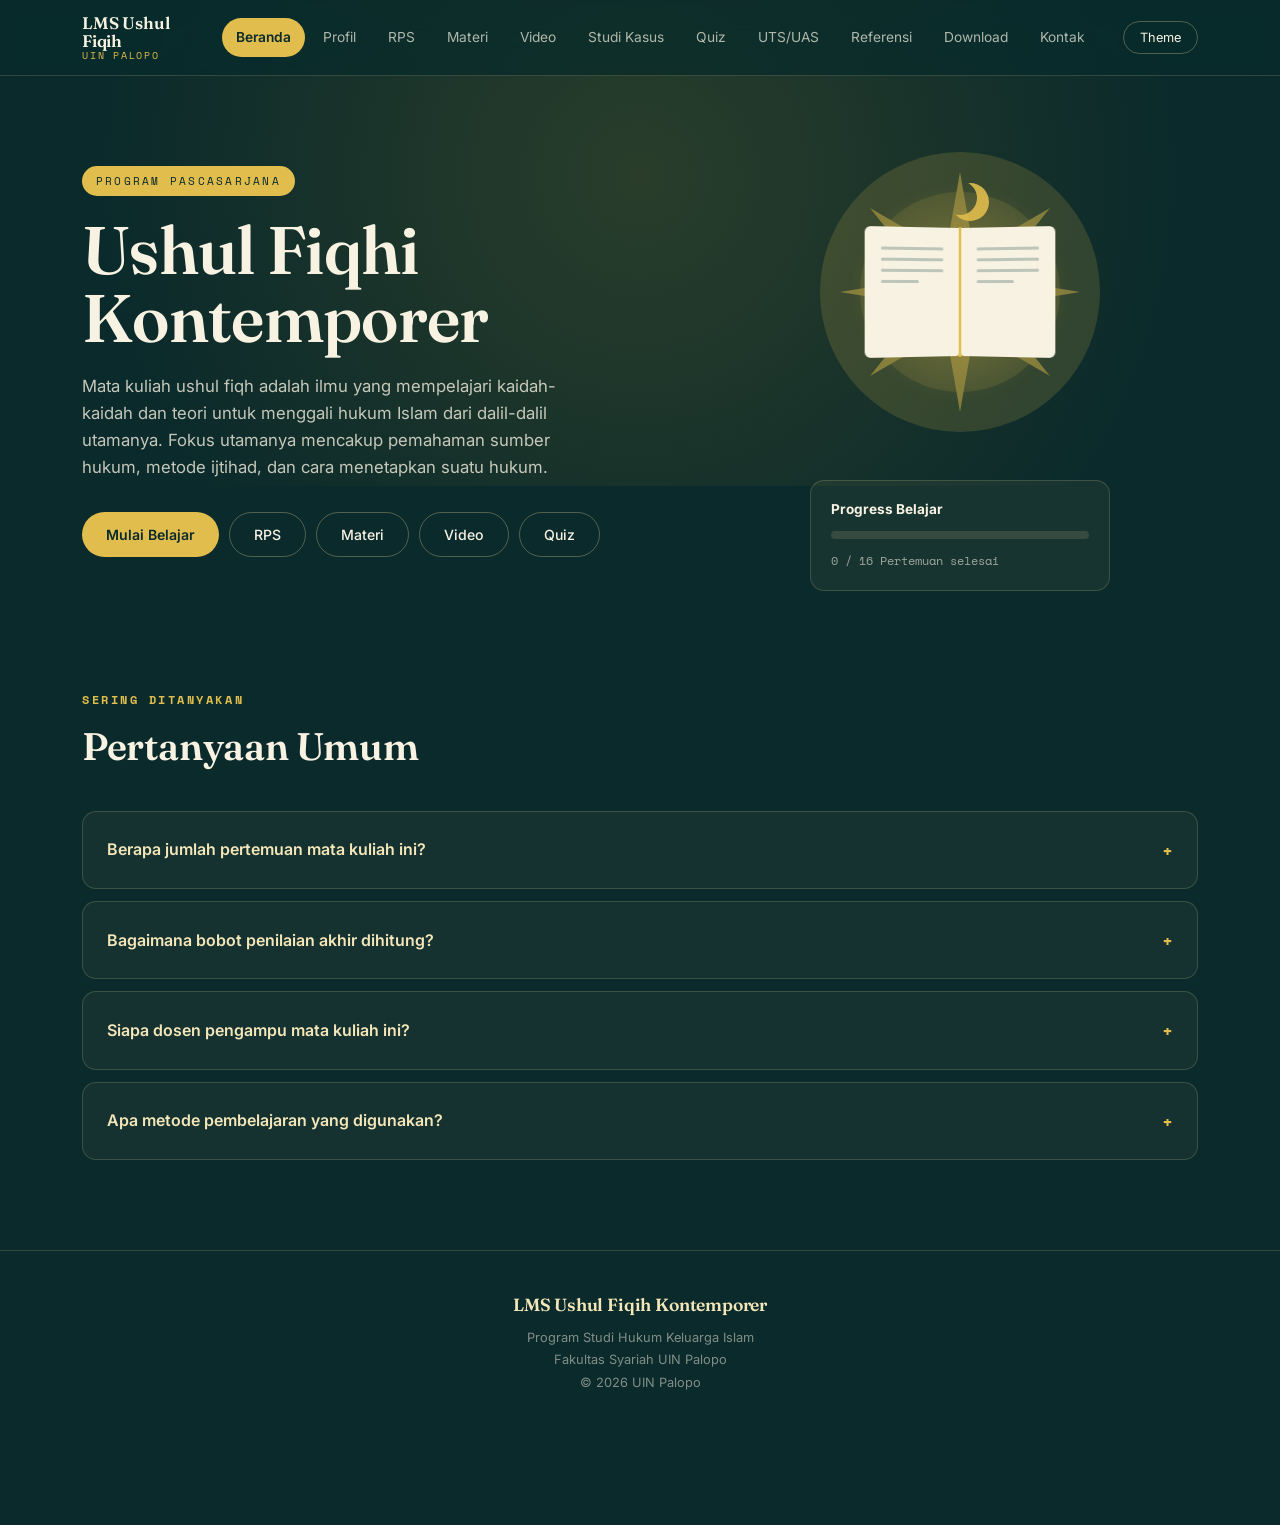
<file: ushul-fiqih/index.html>
<!DOCTYPE html>
<html lang="id">

<head>
    <meta charset="UTF-8">
    <meta name="viewport" content="width=device-width, initial-scale=1.0">

    <title>LMS Ushul Fiqih Kontemporer — Dr. Rahmawati, M.Ag</title>

    <!-- Google Font -->
    <link rel="preconnect" href="https://fonts.googleapis.com">
    <link rel="preconnect" href="https://fonts.gstatic.com" crossorigin>
    <link href="https://fonts.googleapis.com/css2?family=Fraunces:opsz,wght@9..144,400;9..144,500;9..144,600;9..144,700&family=Inter:wght@400;500;600;700&family=Space+Mono:wght@400;700&display=swap" rel="stylesheet">

    <!-- CSS -->
    <link rel="stylesheet" href="../shared/core.css">
    <link rel="stylesheet" href="uf-theme.css">

    <style>
        .materi-pokok-list { display: flex; flex-direction: column; gap: 10px; margin: 10px 0 18px; }
        .materi-pokok-item { padding: 14px 18px; }
        .materi-pokok-item summary {
            cursor: pointer;
            font-family: var(--font-display);
            font-weight: 600;
            font-size: 1.02rem;
            list-style: none;
            display: flex;
            align-items: center;
            justify-content: space-between;
            gap: 12px;
        }
        .materi-pokok-item summary::-webkit-details-marker { display: none; }
        .materi-pokok-item summary::after {
            content: "+";
            font-family: var(--font-mono);
            font-size: 1.1rem;
            flex: none;
            opacity: .7;
            transition: transform .2s ease;
        }
        .materi-pokok-item[open] summary::after { content: "–"; }
        .materi-pokok-detail {
            margin-top: 14px;
            padding-top: 14px;
            border-top: 1px solid var(--line);
            font-size: .95rem;
            line-height: 1.7;
        }
        .materi-pokok-detail h4 {
            font-family: var(--font-display);
            font-size: .98rem;
            margin: 16px 0 6px;
        }
        .materi-pokok-detail h4:first-child { margin-top: 0; }
        .materi-pokok-detail p { margin: 0 0 10px; }
        .rangkuman-board {
            margin-top: 14px;
            padding: 14px 16px;
            border-radius: var(--radius-s);
            background: var(--parchment-dim, rgba(255,204,0,.08));
            border: 1px solid var(--line-strong);
        }
        .rangkuman-board strong {
            display: block;
            font-family: var(--font-mono);
            font-size: .78rem;
            letter-spacing: .04em;
            text-transform: uppercase;
            margin-bottom: 6px;
            opacity: .8;
        }
        .rangkuman-board p { margin: 0; font-size: .93rem; line-height: 1.65; }
        .materi-pokok-plain { margin: 0 0 8px; }
    </style>
</head>

<body>

    <!-- ================= HEADER ================= -->

    <header id="site-header">

        <div class="container">

            <a href="#home" class="logo" data-page="home">
                <h2>LMS Ushul Fiqih</h2>
                <span>UIN Palopo</span>
            </a>

            <nav id="main-nav">

                <ul>

                    <li><a href="#home" data-page="home" class="nav-link active">Beranda</a></li>
                    <li><a href="#profil" data-page="profil" class="nav-link">Profil</a></li>
                    <li><a href="#rps" data-page="rps" class="nav-link">RPS</a></li>
                    <li><a href="#materi" data-page="materi" class="nav-link">Materi</a></li>
                    <li><a href="#video" data-page="video" class="nav-link">Video</a></li>
                    <li><a href="#kasus" data-page="kasus" class="nav-link">Studi Kasus</a></li>
                    <li><a href="#quiz" data-page="quiz" class="nav-link">Quiz</a></li>
                    <li><a href="#ujian" data-page="ujian" class="nav-link">UTS/UAS</a></li>
                    <li><a href="#referensi" data-page="referensi" class="nav-link">Referensi</a></li>
                    <li><a href="#download" data-page="download" class="nav-link">Download</a></li>
                    <li><a href="#kontak" data-page="kontak" class="nav-link">Kontak</a></li>

                </ul>

            </nav>

            <div class="header-action">

                <button id="theme-toggle" type="button" aria-label="Ganti tema">Theme</button>
                <button id="menu-toggle" type="button" aria-label="Buka menu" aria-expanded="false">Menu</button>

            </div>

        </div>

    </header>


    <!-- ================= HOME / HERO (halaman dasar, selalu di belakang) ================= -->

    <main id="page-home" class="app-page is-home is-active">

        <section id="hero">

            <div class="container">

                <div class="hero-left">

                    <div class="badge-container">
                        <span>Program Pascasarjana</span>
                    </div>

                    <h1>Ushul Fiqhi<br>Kontemporer</h1>

                    <p>
                        Mata kuliah ushul fiqh adalah ilmu yang mempelajari kaidah-kaidah dan teori untuk menggali hukum Islam dari dalil-dalil utamanya. Fokus utamanya mencakup pemahaman sumber hukum, metode ijtihad, dan cara menetapkan suatu hukum.
                    </p>

                    <div class="hero-button">
                        <button type="button" data-goto="rps">Mulai Belajar</button>
                        <button type="button" class="ghost" data-goto="rps">RPS</button>
                        <button type="button" class="ghost" data-goto="materi">Materi</button>
                        <button type="button" class="ghost" data-goto="video">Video</button>
                        <button type="button" class="ghost" data-goto="quiz">Quiz</button>
                    </div>

                </div>

                <div class="hero-right">

                    <div class="hero-animation">
                        <div class="edu-stage">
                            <svg class="edu-star-field" viewBox="0 0 320 320" xmlns="http://www.w3.org/2000/svg">
                                <g transform="translate(160,160)">
                                    <polygon points="0,-120 14,-40 90,-84 34,-14 120,0 34,14 90,84 14,40 0,120 -14,40 -90,84 -34,14 -120,0 -34,-14 -90,-84 -14,-40" />
                                    <polygon points="0,-80 10,-26 60,-56 22,-9 80,0 22,9 60,56 10,26 0,80 -10,26 -60,56 -22,9 -80,0 -22,-9 -60,-56 -10,-26" opacity="0.6"/>
                                    <circle r="140" opacity="0.3"/>
                                    <circle r="100" opacity="0.25"/>
                                </g>
                            </svg>

                            <div class="edu-glow"></div>

                            <div class="edu-book">
                                <div class="edu-crescent"></div>
                                <div class="edu-spine"></div>
                                <div class="edu-page edu-left">
                                    <div class="edu-lines"><span></span><span></span><span></span><span></span></div>
                                </div>
                                <div class="edu-page edu-right">
                                    <div class="edu-lines"><span></span><span></span><span></span><span></span></div>
                                </div>
                            </div>
                        </div>
                    </div>

                    <div class="progress-card">
                        <strong>Progress Belajar</strong>
                        <div class="progress-bar"><span id="home-progress-bar" style="width:0%"></span></div>
                        <small id="home-progress-text">0 / 16 pertemuan selesai</small>
                    </div>
                </div>

            </div>

        </section>

        <section id="faq">

            <div class="container">

                <h2><span class="eyebrow">Sering ditanyakan</span>Pertanyaan Umum</h2>

                <div class="faq-list">

                    <details class="card faq-item">
                        <summary>Berapa jumlah pertemuan mata kuliah ini?</summary>
                        <p>Perkuliahan berlangsung 16 pertemuan, termasuk UTS pada pertemuan ke-8 dan UAS pada pertemuan ke-16.</p>
                    </details>

                    <details class="card faq-item">
                        <summary>Bagaimana bobot penilaian akhir dihitung?</summary>
                        <p>Tugas mingguan (pertemuan 1-7 &amp; 9-15) masing-masing 5%, UTS 20%, dan UAS 25%.</p>
                    </details>

                    <details class="card faq-item">
                        <summary>Siapa dosen pengampu mata kuliah ini?</summary>
                        <p>Mata kuliah diampu oleh Prof. Dr. Rahmawati, M.Ag, dengan pengembangan RPS bersama Dr. Mustaming, M.HI.</p>
                    </details>

                    <details class="card faq-item">
                        <summary>Apa metode pembelajaran yang digunakan?</summary>
                        <p>Kombinasi kuliah interaktif, collaborative &amp; cooperative learning, case method, problem/project based learning, seminar, dan analisis putusan sesuai topik tiap pertemuan.</p>
                    </details>

                </div>

            </div>

        </section>

        <footer>

            <div class="container">

                <h3>LMS Ushul Fiqih Kontemporer</h3>

                <p>Program Studi Hukum Keluarga Islam</p>
                <p>Fakultas Syariah UIN Palopo</p>

                <p>© 2026 UIN Palopo</p>

            </div>

        </footer>

    </main>


    <!-- ================= SUB-PAGES (overlay di atas Beranda) ================= -->

    <div id="pages-root">

        <!-- ================= PROFIL ================= -->

        <section id="page-profil" class="app-page" data-title="Profil Mata Kuliah">

            <div class="page-topbar">
                <button type="button" class="back-btn" data-goto="home">&larr; Beranda</button>
                <span class="page-crumb">Profil</span>
            </div>

            <div class="container">

                <h2><span class="eyebrow">Profil</span>Profil Mata Kuliah</h2>

                <div class="profile-tables">

                    <article class="profile-block full-width">
                        <h3>Ringkasan Mata Kuliah</h3>
                        <table class="profile-table kv">
                            <tbody>
                                <tr>
                                    <th>Deskripsi</th>
                                    <td>Mata kuliah Ushul Fiqih Kontemporer mengkaji relevansi kaidah dan teori Ushul Fiqih dalam menjawab problematika hukum keluarga kontemporer — mulai dari metodologi istinbath lintas mazhab, linguistik hukum Al-Qur'an, hermeneutika hadis, maqashid syariah, maslahah mursalah, isu gender, kaidah fikih (qawa'id fiqhiyyah), metodologi ijtihad keindonesiaan (NU, Muhammadiyah, MUI), hingga fiqh al-aqalliyyat dan hak reproduksi perempuan.</td>
                                </tr>
                                <tr>
                                    <th>Tujuan</th>
                                    <td>Mahasiswa mampu menganalisis dan mengevaluasi problematika hukum keluarga kontemporer secara logis, kritis, sistematis, kreatif dan inovatif berdasarkan prinsip-prinsip Ushul Fiqih klasik maupun kontemporer, serta merumuskan solusi hukum (legal opinion, policy brief, legal memorandum) dengan menjunjung tinggi etika akademik dan profesional.</td>
                                </tr>
                            </tbody>
                        </table>
                    </article>

                    <article class="profile-block">
                        <h3>CPMK</h3>
                        <table class="profile-table">
                            <colgroup>
                                <col style="width:96px">
                                <col>
                            </colgroup>
                            <thead>
                                <tr><th>Kode</th><th>Capaian Pembelajaran</th></tr>
                            </thead>
                            <tbody>
                                <tr><td>CPMK 1</td><td>Menganalisis teori &amp; metodologi Ushul Fiqih klasik dan kontemporer dalam pengembangan hukum keluarga Islam.</td></tr>
                                <tr><td>CPMK 2</td><td>Mengevaluasi penggunaan dalil, kaidah ushuliyah, pendekatan linguistik &amp; hermeneutika, maqashid syariah, dan metode ijtihad.</td></tr>
                                <tr><td>CPMK 3</td><td>Menganalisis pendekatan multidisipliner dalam pengembangan metodologi istinbath hukum keluarga di Indonesia.</td></tr>
                                <tr><td>CPMK 4</td><td>Menyusun argumentasi dan solusi hukum (legal opinion, policy brief, legal memorandum) atas problematika hukum keluarga kontemporer.</td></tr>
                            </tbody>
                        </table>
                    </article>

                    <article class="profile-block">
                        <h3>CPL</h3>
                        <table class="profile-table">
                            <colgroup>
                                <col style="width:88px">
                                <col>
                            </colgroup>
                            <thead>
                                <tr><th>Kode</th><th>Capaian Pembelajaran Lulusan</th></tr>
                            </thead>
                            <tbody>
                                <tr><td>CPL 1</td><td>Sikap kemandirian &amp; profesional dalam tugas keprofesian dengan menjunjung tinggi nilai dan etika.</td></tr>
                                <tr><td>CPL 2</td><td>Menganalisis teori, konsep, dan gagasan secara logis, kritis, sistematis, kreatif dan inovatif dalam hukum keluarga Islam.</td></tr>
                                <tr><td>CPL 3</td><td>Mengevaluasi dasar hukum dalam memutuskan/memberi solusi persoalan hukum keluarga.</td></tr>
                                <tr><td>CPL 4</td><td>Mengamati peta jalan penelitian bidang hukum keluarga dengan pendekatan multidisipliner.</td></tr>
                                <tr><td>CPL 5</td><td>Menalar argumentasi hukum keluarga untuk memecahkan problematika melalui fatwa, putusan, dan opini hukum.</td></tr>
                            </tbody>
                        </table>
                    </article>

                    <article class="profile-block">
                        <h3>Metode Pembelajaran</h3>
                        <table class="profile-table">
                            <colgroup>
                                <col style="width:56px">
                                <col>
                            </colgroup>
                            <thead>
                                <tr><th>No</th><th>Metode</th></tr>
                            </thead>
                            <tbody>
                                <tr><td>01</td><td>Kuliah interaktif &amp; diskusi kelas</td></tr>
                                <tr><td>02</td><td>Collaborative &amp; cooperative learning</td></tr>
                                <tr><td>03</td><td>Case method &amp; studi komparatif</td></tr>
                                <tr><td>04</td><td>Analisis putusan &amp; studi dokumen</td></tr>
                                <tr><td>05</td><td>Penulisan legal opinion / policy brief / legal memorandum</td></tr>
                                <tr><td>06</td><td>Seminar &amp; kajian kritis</td></tr>
                            </tbody>
                        </table>
                    </article>

                    <article class="profile-block">
                        <h3>Komponen Penilaian</h3>
                        <table class="profile-table weighted">
                            <colgroup>
                                <col>
                                <col style="width:90px">
                            </colgroup>
                            <thead>
                                <tr><th>Komponen</th><th>Bobot</th></tr>
                            </thead>
                            <tbody>
                                <tr><td>Tugas mingguan (Pertemuan 1-7, 9-15) @5%</td><td>70%</td></tr>
                                <tr><td>Ujian Tengah Semester (UTS)</td><td>20%</td></tr>
                                <tr><td>Ujian Akhir Semester (UAS)</td><td>25%</td></tr>
                            </tbody>
                            <tfoot>
                                <tr><td>Total</td><td>100%*</td></tr>
                            </tfoot>
                        </table>
                        <p class="note">*Rincian rubrik penilaian UTS/UAS ada di halaman UTS/UAS.</p>
                    </article>

                    <article class="profile-block full-width">
                        <h3>Kontrak Perkuliahan</h3>
                        <table class="profile-table kv">
                            <tbody>
                                <tr><th>Mata Kuliah</th><td>Ushul Fiqih Kontemporer</td></tr>
                                <tr><th>Rumpun MK</th><td>Mata Kuliah Umum</td></tr>
                                <tr><th>Bobot SKS</th><td>T = 2, P = 0</td></tr>
                                <tr><th>Semester</th><td>6</td></tr>
                                <tr><th>Dosen Pengembang RPS</th><td>Prof. Dr. Rahmawati, M.Ag &amp; Dr. Mustaming, M.HI</td></tr>
                                <tr><th>Koordinator RMK / Ketua Prodi</th><td>Prof. Dr. Rahmawati, M.Ag</td></tr>
                            </tbody>
                        </table>
                        <p>Perkuliahan dilaksanakan selama 16 pertemuan (termasuk UTS pada pertemuan ke-8 dan UAS pada pertemuan ke-16), dengan estimasi waktu per pertemuan: Proses Belajar (PB) 3×50', Penugasan Terstruktur (PT) 3×60', dan Kegiatan Mandiri (KM) 3×60'. Mahasiswa wajib mengikuti diskusi, mengumpulkan tugas tepat waktu, dan menjunjung tinggi etika akademik.</p>
                    </article>

                </div>

            </div>

        </section>


        <!-- ================= RPS ================= -->

        <section id="page-rps" class="app-page" data-title="RPS">

            <div class="page-topbar">
                <button type="button" class="back-btn" data-goto="home">&larr; Beranda</button>
                <span class="page-crumb">RPS</span>
            </div>

            <div class="container">

                <h2><span class="eyebrow">16 pertemuan</span>Rencana Pembelajaran Semester</h2>

                <div class="rps-wrapper">

                    <div class="timeline">

                        <div class="timeline-item" data-week="1"><span class="week">1</span>Relevansi UF &amp; Hukum Keluarga</div>
                        <div class="timeline-item" data-week="2"><span class="week">2</span>Mazhab &amp; Istinbath</div>
                        <div class="timeline-item" data-week="3"><span class="week">3</span>Linguistik Al-Qur'an</div>
                        <div class="timeline-item" data-week="4"><span class="week">4</span>Hermeneutika Hadis</div>
                        <div class="timeline-item" data-week="5"><span class="week">5</span>Maqashid Syariah</div>
                        <div class="timeline-item" data-week="6"><span class="week">6</span>Maslahah &amp; Saddu al-Dzara'i</div>
                        <div class="timeline-item" data-week="7"><span class="week">7</span>Ushul Fiqih &amp; Gender</div>
                        <div class="timeline-item exam" data-week="8"><span class="week">8</span>UTS</div>
                        <div class="timeline-item" data-week="9"><span class="week">9</span>Qawa'id Fiqhiyyah</div>
                        <div class="timeline-item" data-week="10"><span class="week">10</span>Istinbath Keindonesiaan</div>
                        <div class="timeline-item" data-week="11"><span class="week">11</span>Beda Agama &amp; Negara</div>
                        <div class="timeline-item" data-week="12"><span class="week">12</span>Hadhanah &amp; Anak</div>
                        <div class="timeline-item" data-week="13"><span class="week">13</span>Harta Bersama</div>
                        <div class="timeline-item" data-week="14"><span class="week">14</span>Waris Kontemporer</div>
                        <div class="timeline-item" data-week="15"><span class="week">15</span>Fiqh al-Aqalliyyat</div>
                        <div class="timeline-item exam" data-week="16"><span class="week">16</span>UAS</div>

                    </div>

                    <div class="rps-table">

                        <table>

                            <thead>
                                <tr>
                                    <th>Minggu</th>
                                    <th>Materi</th>
                                    <th>CPMK</th>
                                    <th>Metode</th>
                                    <th>Penilaian</th>
                                </tr>
                            </thead>

                            <tbody>

                                <tr>
                                    <td>1</td>
                                    <td>Relevansi Ushul Fiqih dalam Menjawab Problematika Hukum Keluarga Kontemporer</td>
                                    <td>Menjelaskan definisi, sejarah &amp; hubungan Ushul Fiqih dengan hukum keluarga; tantangan hukum keluarga abad ke-21</td>
                                    <td>Kuliah interaktif, diskusi kelas, penyusunan peta konsep</td>
                                    <td>5%</td>
                                </tr>
                                <tr>
                                    <td>2</td>
                                    <td>Mazhab Fikih dan Metodologi Istinbath Hukum Keluarga</td>
                                    <td>Membandingkan istinbath Hanafi (qiyas, istihsan), Maliki (maslahah mursalah, saddu al-dzara'i), Syafi'i (hierarki dalil), Hanbali (atsar sahabat)</td>
                                    <td>Studi komparatif mazhab, diskusi kasus (wali nikah, talak, hadhanah)</td>
                                    <td>5%</td>
                                </tr>
                                <tr>
                                    <td>3</td>
                                    <td>Linguistik Hukum dalam Al-Qur'an</td>
                                    <td>Menganalisis dalalah lafaz ('am-khas, mutlaq-muqayyad, mujmal-mubayyan, mantuq-mafhum) pada QS. An-Nisa: 3, 34 &amp; Al-Baqarah: 228</td>
                                    <td>Case method, analisis teks ayat hukum keluarga</td>
                                    <td>5%</td>
                                </tr>
                                <tr>
                                    <td>4</td>
                                    <td>Hermeneutika Hadis Hukum Keluarga</td>
                                    <td>Mengkritisi sanad &amp; matan, asbab al-wurud, dan kontekstualisasi hadis nusyuz, wali nikah &amp; kepemimpinan perempuan</td>
                                    <td>Seminar, diskusi kasus, pendekatan tokoh (Fazlur Rahman, Abdullah Saeed, Khaled Abou El Fadl)</td>
                                    <td>5%</td>
                                </tr>
                                <tr>
                                    <td>5</td>
                                    <td>Maqashid Syariah untuk Perlindungan Keluarga</td>
                                    <td>Menerapkan teori Al-Syatibi (dharuriyyat, hajiyyat, tahsiniyyat) &amp; lima tujuan pokok pada perkawinan, perceraian, pengasuhan anak</td>
                                    <td>Problem based learning, systems approach (Jasser Auda)</td>
                                    <td>5%</td>
                                </tr>
                                <tr>
                                    <td>6</td>
                                    <td>Maslahah Mursalah dan Saddu al-Dzara'i</td>
                                    <td>Merumuskan argumentasi hukum berbasis maslahat pada kasus bayi tabung, donor sperma &amp; surrogate mother</td>
                                    <td>Case study, forum discussion</td>
                                    <td>5%</td>
                                </tr>
                                <tr>
                                    <td>7</td>
                                    <td>Ushul Fiqih dan Gender</td>
                                    <td>Mengkritisi metodologi fiqh al-nisa' pada isu qiwamah, wilayah, nusyuz &amp; talak (Amina Wadud, Asma Barlas, Kecia Ali, Musdah Mulia)</td>
                                    <td>Seminar, kritik metodologis hukum keluarga patriarkis</td>
                                    <td>5%</td>
                                </tr>
                                <tr class="exam-row">
                                    <td>8</td>
                                    <td><strong>Ujian Tengah Semester</strong> — Materi Pertemuan 1-7</td>
                                    <td>Evaluasi CPMK 1-2</td>
                                    <td>UTS — essay analitis &amp; analisis kasus</td>
                                    <td>20%</td>
                                </tr>
                                <tr>
                                    <td>9</td>
                                    <td>Al-Qawa'id al-Fiqhiyyah al-Mutakhasishah fi al-Ahwal al-Syakhshiyyah</td>
                                    <td>Menerapkan kaidah dasar (al-umur bi maqasidiha, al-dharar yuzal, al-masyaqqah tajlib al-taysir, al-'adah muhakkamah) pada nafkah, talak, hadhanah</td>
                                    <td>Cooperative learning, analisis kasus berbasis kaidah fiqih</td>
                                    <td>5%</td>
                                </tr>
                                <tr>
                                    <td>10</td>
                                    <td>Metodologi Istinbath Hukum Keluarga dalam Konteks Keindonesiaan</td>
                                    <td>Membandingkan metodologi NU (Bahtsul Masail, qauliy, ilhaqiy, manhajiy), Muhammadiyah (bayani, burhani, irfani) &amp; MUI</td>
                                    <td>Studi dokumen (KHI, Fatwa MUI, Putusan Pengadilan Agama), project based learning</td>
                                    <td>5%</td>
                                </tr>
                                <tr>
                                    <td>11</td>
                                    <td>Studi Kasus: Pernikahan Beda Agama dan Otoritas Negara</td>
                                    <td>Menyusun legal opinion berdasarkan pandangan mazhab, regulasi Indonesia, putusan pengadilan &amp; hak konstitusional</td>
                                    <td>Debat akademik, pendekatan maqashid, maslahah &amp; fiqh al-muwathanah</td>
                                    <td>5%</td>
                                </tr>
                                <tr>
                                    <td>12</td>
                                    <td>Studi Kasus: Hadhanah dan Kemaslahatan Anak</td>
                                    <td>Menyusun policy brief dari analisis putusan MA &amp; PA berbasis konsep hadhanah, hak anak &amp; Konvensi Hak Anak</td>
                                    <td>Tutorial, analisis putusan</td>
                                    <td>5%</td>
                                </tr>
                                <tr>
                                    <td>13</td>
                                    <td>Harta Bersama dalam Perspektif Maqashid al-Mu'amalah</td>
                                    <td>Menganalisis syirkah dalam perkawinan &amp; harta bersama menurut KHI pada kasus gono-gini &amp; kontribusi domestik</td>
                                    <td>Project based learning, studi kasus gender &amp; ekonomi keluarga</td>
                                    <td>5%</td>
                                </tr>
                                <tr>
                                    <td>14</td>
                                    <td>Ushul Fiqih dan Waris Kontemporer</td>
                                    <td>Menyusun legal memorandum atas reformasi hukum waris, keadilan gender, wasiat wajibah &amp; ahli waris non-muslim</td>
                                    <td>Project &amp; seminar, pendekatan maqashid &amp; maslahah</td>
                                    <td>5%</td>
                                </tr>
                                <tr>
                                    <td>15</td>
                                    <td>Fiqh al-Aqalliyyat dan Hak Reproduksi Perempuan</td>
                                    <td>Mengkaji fiqh minoritas &amp; hak reproduksi perempuan (kesehatan reproduksi, KB, teknologi reproduksi) menurut Taha Jabir al-Alwani &amp; Yusuf al-Qaradawi</td>
                                    <td>Kajian kritis, seminar</td>
                                    <td>5%</td>
                                </tr>
                                <tr class="exam-row">
                                    <td>16</td>
                                    <td><strong>Ujian Akhir Semester</strong> — Materi Pertemuan 1-15</td>
                                    <td>Evaluasi seluruh CPMK</td>
                                    <td>UAS — essay analitis berbasis kasus</td>
                                    <td>25%</td>
                                </tr>

                            </tbody>

                        </table>

                    </div>

                </div>

            </div>

        </section>


        <!-- ================= MATERI ================= -->

        <section id="page-materi" class="app-page" data-title="Materi">

            <div class="page-topbar">
                <button type="button" class="back-btn" data-goto="home">&larr; Beranda</button>
                <span class="page-crumb">Materi</span>
            </div>

            <div class="container">

                <h2><span class="eyebrow">16 pertemuan</span>Materi Perkuliahan</h2>

                <div class="materi-action">

                    <input type="text" placeholder="Cari materi…" id="materi-search">

                    <div class="filter">
                        <button class="filter-btn active">Semua</button>
                        <button class="filter-btn">Pengantar &amp; Teori</button>
                        <button class="filter-btn">Metodologi</button>
                        <button class="filter-btn">Studi Kasus</button>
                    </div>

                </div>

                <div class="materi-list">

                    <article class="card materi-card" data-goto="pertemuan-1" tabindex="0" role="button" aria-label="Buka detail Pertemuan 1"><span class="tag">Pertemuan 1</span><h3>Relevansi Ushul Fiqih dalam Menjawab Problematika Hukum Keluarga Kontemporer</h3><p>Definisi &amp; sejarah Ushul Fiqih, hubungannya dengan hukum keluarga, tantangan abad ke-21 &amp; paradigma pembaruan hukum Islam. Output: peta konsep.</p><span class="open-hint">Buka detail &rarr;</span></article>
                    <article class="card materi-card" data-goto="pertemuan-2" tabindex="0" role="button" aria-label="Buka detail Pertemuan 2"><span class="tag">Pertemuan 2</span><h3>Mazhab Fikih dan Metodologi Istinbath Hukum Keluarga</h3><p>Karakteristik istinbath Hanafi, Maliki, Syafi'i &amp; Hanbali; studi komparatif kasus wali nikah, talak &amp; hak hadhanah.</p><span class="open-hint">Buka detail &rarr;</span></article>
                    <article class="card materi-card" data-goto="pertemuan-3" tabindex="0" role="button" aria-label="Buka detail Pertemuan 3"><span class="tag">Pertemuan 3</span><h3>Linguistik Hukum dalam Al-Qur'an</h3><p>Dalalah lafaz ('am-khas, mutlaq-muqayyad, mujmal-mubayyan, mantuq-mafhum); analisis QS. An-Nisa: 3, 34 &amp; Al-Baqarah: 228; kritik makna qiwamah.</p><span class="open-hint">Buka detail &rarr;</span></article>
                    <article class="card materi-card" data-goto="pertemuan-4" tabindex="0" role="button" aria-label="Buka detail Pertemuan 4"><span class="tag">Pertemuan 4</span><h3>Hermeneutika Hadis Hukum Keluarga</h3><p>Kritik sanad &amp; matan, asbab al-wurud, kontekstualisasi hadis nusyuz, wali nikah &amp; kepemimpinan perempuan.</p><span class="open-hint">Buka detail &rarr;</span></article>
                    <article class="card materi-card" data-goto="pertemuan-5" tabindex="0" role="button" aria-label="Buka detail Pertemuan 5"><span class="tag">Pertemuan 5</span><h3>Maqashid Syariah untuk Perlindungan Keluarga</h3><p>Teori Al-Syatibi (dharuriyyat, hajiyyat, tahsiniyyat), lima tujuan pokok, aplikasi pada perkawinan, perceraian &amp; pengasuhan anak, systems approach Jasser Auda.</p><span class="open-hint">Buka detail &rarr;</span></article>
                    <article class="card materi-card" data-goto="pertemuan-6" tabindex="0" role="button" aria-label="Buka detail Pertemuan 6"><span class="tag">Pertemuan 6</span><h3>Maslahah Mursalah dan Saddu al-Dzara'i</h3><p>Definisi, dasar hukum &amp; klasifikasi maslahah mursalah; konsep saddu al-dzara'i; studi kasus bayi tabung, donor sperma &amp; surrogate mother.</p><span class="open-hint">Buka detail &rarr;</span></article>
                    <article class="card materi-card" data-goto="pertemuan-7" tabindex="0" role="button" aria-label="Buka detail Pertemuan 7"><span class="tag">Pertemuan 7</span><h3>Ushul Fiqih dan Gender</h3><p>Fiqh al-nisa', isu qiwamah, wilayah, nusyuz &amp; talak; kritik metodologis hukum keluarga patriarkis.</p><span class="open-hint">Buka detail &rarr;</span></article>
                    <article class="card materi-card exam" data-goto="ujian" tabindex="0" role="button" aria-label="Buka menu UTS/UAS"><span class="tag tag-exam">Pertemuan 8</span><h3>Ujian Tengah Semester (UTS)</h3><p>Evaluasi materi Pertemuan 1–7 dalam bentuk essay analitis &amp; analisis kasus.</p><span class="open-hint">Buka UTS/UAS &rarr;</span></article>
                    <article class="card materi-card" data-goto="pertemuan-9" tabindex="0" role="button" aria-label="Buka detail Pertemuan 9"><span class="tag">Pertemuan 9</span><h3>Al-Qawa'id al-Fiqhiyyah al-Mutakhasishah fi al-Ahwal al-Syakhshiyyah</h3><p>Kaidah dasar (al-umur bi maqasidiha, al-dharar yuzal, al-masyaqqah tajlib al-taysir, al-'adah muhakkamah); aplikasi pada nafkah, talak &amp; hadhanah.</p><span class="open-hint">Buka detail &rarr;</span></article>
                    <article class="card materi-card" data-goto="pertemuan-10" tabindex="0" role="button" aria-label="Buka detail Pertemuan 10"><span class="tag">Pertemuan 10</span><h3>Metodologi Istinbath Hukum Keluarga dalam Konteks Keindonesiaan</h3><p>Metodologi NU (Bahtsul Masail), Muhammadiyah (Bayani, Burhani, Irfani) &amp; MUI; studi dokumen KHI, Fatwa MUI &amp; putusan Pengadilan Agama.</p><span class="open-hint">Buka detail &rarr;</span></article>
                    <article class="card materi-card" data-goto="pertemuan-11" tabindex="0" role="button" aria-label="Buka detail Pertemuan 11"><span class="tag">Pertemuan 11</span><h3>Studi Kasus: Pernikahan Beda Agama dan Otoritas Negara</h3><p>Pandangan mazhab, regulasi Indonesia, putusan pengadilan &amp; hak konstitusional; pendekatan maqashid, maslahah &amp; fiqh al-muwathanah. Output: legal opinion.</p><span class="open-hint">Buka detail &rarr;</span></article>
                    <article class="card materi-card" data-goto="pertemuan-12" tabindex="0" role="button" aria-label="Buka detail Pertemuan 12"><span class="tag">Pertemuan 12</span><h3>Studi Kasus: Hadhanah dan Kemaslahatan Anak</h3><p>Konsep hadhanah, hak anak, best interest of the child &amp; Konvensi Hak Anak; analisis putusan MA &amp; PA. Output: policy brief.</p><span class="open-hint">Buka detail &rarr;</span></article>
                    <article class="card materi-card" data-goto="pertemuan-13" tabindex="0" role="button" aria-label="Buka detail Pertemuan 13"><span class="tag">Pertemuan 13</span><h3>Harta Bersama dalam Perspektif Maqashid al-Mu'amalah</h3><p>Syirkah dalam perkawinan, harta bersama menurut KHI, gender &amp; ekonomi keluarga; studi kasus gono-gini &amp; kontribusi domestik.</p><span class="open-hint">Buka detail &rarr;</span></article>
                    <article class="card materi-card" data-goto="pertemuan-14" tabindex="0" role="button" aria-label="Buka detail Pertemuan 14"><span class="tag">Pertemuan 14</span><h3>Ushul Fiqih dan Waris Kontemporer</h3><p>Reformasi hukum waris, keadilan gender, wasiat wajibah &amp; ahli waris non-muslim; studi kasus pembagian waris modern. Output: legal memorandum.</p><span class="open-hint">Buka detail &rarr;</span></article>
                    <article class="card materi-card" data-goto="pertemuan-15" tabindex="0" role="button" aria-label="Buka detail Pertemuan 15"><span class="tag">Pertemuan 15</span><h3>Fiqh al-Aqalliyyat dan Hak Reproduksi Perempuan</h3><p>Fiqh minoritas (definisi, ruang lingkup, metodologi); hak reproduksi perempuan (kesehatan reproduksi, KB, teknologi reproduksi) menurut Taha Jabir al-Alwani &amp; Yusuf al-Qaradawi.</p><span class="open-hint">Buka detail &rarr;</span></article>
                    <article class="card materi-card exam" data-goto="ujian" tabindex="0" role="button" aria-label="Buka menu UTS/UAS"><span class="tag tag-exam">Pertemuan 16</span><h3>Ujian Akhir Semester (UAS)</h3><p>Evaluasi materi Pertemuan 1–15 dalam bentuk essay analitis berbasis kasus.</p><span class="open-hint">Buka UTS/UAS &rarr;</span></article>

                </div>

            </div>

        </section>


        <!-- ================= DETAIL PERTEMUAN (dibuka dari kartu Materi) ================= -->

        <section id="page-pertemuan" class="app-page" data-title="Pertemuan">

            <div class="page-topbar">
                <button type="button" class="back-btn" data-goto="materi">&larr; Materi</button>
                <span class="page-crumb" id="pertemuan-crumb">Pertemuan</span>
            </div>

            <div class="container">

                <h2><span class="eyebrow" id="pertemuan-eyebrow">Pertemuan</span><span id="pertemuan-title">Judul Pertemuan</span></h2>

                <article class="profile-block full-width">
                    <h3>Modul Ringkas</h3>
                    <div id="pertemuan-modul"><!-- diisi otomatis oleh script.js --></div>
                </article>

                <h3 class="pertemuan-subheading">Video Pembelajaran</h3>
                <div class="video-list pertemuan-video-list">

                    <article class="card video-card" id="pertemuan-video-card" data-youtube="" tabindex="0" role="button" aria-label="Putar video pertemuan ini">
                        <div class="video-thumb"><span class="play-icon">▶</span></div>
                        <h3 id="pertemuan-video-title">Video Pertemuan</h3>
                        <p id="pertemuan-video-desc"></p>
                    </article>

                </div>

                <h3 class="pertemuan-subheading">Studi Kasus</h3>
                <article class="card pertemuan-case">
                    <p id="pertemuan-case-text"></p>
                </article>

                <h3 class="pertemuan-subheading">Uji Formatif</h3>
                <article class="profile-block full-width formatif-block" id="pertemuan-formatif-block">

                    <h4 class="formatif-heading">A. Pilihan Ganda <span class="formatif-count">(10 soal)</span></h4>
                    <div id="pertemuan-mcq-list" class="formatif-mcq-list"><!-- diisi otomatis oleh script.js --></div>

                    <h4 class="formatif-heading">B. Soal Esai <span class="formatif-count">(5 soal)</span></h4>
                    <div id="pertemuan-essay-list" class="formatif-essay-list"><!-- diisi otomatis oleh script.js --></div>

                    <button type="button" id="pertemuan-formatif-submit">Kumpulkan Uji Formatif</button>
                    <p class="formatif-result" id="pertemuan-formatif-result"></p>
                    
                    <div class="formatif-send-wa" id="formatif-send-wa" hidden>
                        <p class="formatif-identity-note" id="formatif-identity-note"></p>
                        <button type="button" id="formatif-edit-identity-btn" class="ghost-small">Ubah data</button>
                        <button type="button" id="formatif-email-btn">Kirim jawaban Esai</button>
                    </div>

                    <p class="formatif-empty" id="pertemuan-formatif-empty" hidden>Uji formatif untuk pertemuan ini belum tersedia.</p>

                </article>

            </div>

        </section>


        <!-- ================= VIDEO ================= -->

        <section id="page-video" class="app-page" data-title="Video">

            <div class="page-topbar">
                <button type="button" class="back-btn" data-goto="home">&larr; Beranda</button>
                <span class="page-crumb">Video</span>
            </div>

            <div class="container">

                <h2><span class="eyebrow">Tonton</span>Video Pembelajaran</h2>

                <div class="video-filter">
                    <button class="filter-btn active">Semua</button>
                    <button class="filter-btn">Teori Dasar</button>
                    <button class="filter-btn">Studi Kasus</button>
                </div>

                <div class="video-list">

                    <!--
                        Cara isi link YouTube:
                        Ganti nilai data-youtube="" dengan ID atau URL video YouTube-mu, misal:
                        data-youtube="dQw4w9WgXcQ"
                        data-youtube="https://youtu.be/dQw4w9WgXcQ"
                        data-youtube="https://www.youtube.com/watch?v=dQw4w9WgXcQ"
                        Kartu tanpa link akan menampilkan pesan "Video belum ditautkan" saat diklik.
                        Judul di bawah sudah disesuaikan dengan RPS — sambungkan tiap link ke judul yang sesuai.
                    -->

                    <article class="card video-card" data-youtube="https://youtu.be/fFhNM7m2BAg?si=IBCDDU8eHUCjiuyG" data-week="1" tabindex="0" role="button" aria-label="Putar video: Relevansi Ushul Fiqih dalam Problematika Hukum Keluarga Kontemporer">
                        <div class="video-thumb"><span class="play-icon">▶</span></div>
                        <h3>Relevansi Ushul Fiqih dalam Problematika Hukum Keluarga Kontemporer</h3>
                        <p>Pertemuan 1 · Definisi, sejarah &amp; hubungan Ushul Fiqih dengan hukum keluarga</p>
                    </article>

                    <article class="card video-card" data-youtube="https://youtu.be/oImZABRGTNg?si=VEUHFWpsZr9t0G8g" data-week="2" tabindex="0" role="button" aria-label="Putar video: Mazhab Fikih dan Metodologi Istinbath Hukum Keluarga">
                        <div class="video-thumb"><span class="play-icon">▶</span></div>
                        <h3>Mazhab Fikih dan Metodologi Istinbath Hukum Keluarga</h3>
                        <p>Pertemuan 2 · Istinbath Hanafi, Maliki, Syafi'i &amp; Hanbali</p>
                    </article>

                    <article class="card video-card" data-youtube="https://youtu.be/SZMcv_dzP8I?si=n9e8tnLKOixMtXd5" data-week="3" tabindex="0" role="button" aria-label="Putar video: Linguistik Hukum dalam Al-Qur'an">
                        <div class="video-thumb"><span class="play-icon">▶</span></div>
                        <h3>Linguistik Hukum dalam Al-Qur'an</h3>
                        <p>Pertemuan 3 · Dalalah lafaz &amp; analisis ayat hukum keluarga</p>
                    </article>

                    <article class="card video-card" data-youtube="https://youtu.be/A9NFMfZZaCQ?si=BhAa2JMAXh1WOjdD" data-week="4" tabindex="0" role="button" aria-label="Putar video: Hermeneutika Hadis Hukum Keluarga">
                        <div class="video-thumb"><span class="play-icon">▶</span></div>
                        <h3>Hermeneutika Hadis Hukum Keluarga</h3>
                        <p>Pertemuan 4 · Kritik sanad, matan &amp; kontekstualisasi hadis</p>
                    </article>

                    <article class="card video-card" data-youtube="https://youtu.be/DdRQGXtBi-M?si=3oGSvgWy33x65_B5" data-week="5" tabindex="0" role="button" aria-label="Putar video: Maqashid Syariah untuk Perlindungan Keluarga">
                        <div class="video-thumb"><span class="play-icon">▶</span></div>
                        <h3>Maqashid Syariah untuk Perlindungan Keluarga</h3>
                        <p>Pertemuan 5 · Teori Al-Syatibi &amp; lima tujuan pokok</p>
                    </article>

                    <article class="card video-card" data-youtube="https://youtu.be/Pwol8gFeaYc?si=Qo-Uc_9NbWqCq_Y2" data-week="6" tabindex="0" role="button" aria-label="Putar video: Maslahah Mursalah dan Saddu al-Dzara'i">
                        <div class="video-thumb"><span class="play-icon">▶</span></div>
                        <h3>Maslahah Mursalah dan Saddu al-Dzara'i</h3>
                        <p>Pertemuan 6 · Bayi tabung, donor sperma &amp; surrogate mother</p>
                    </article>

                    <article class="card video-card" data-youtube="https://youtu.be/unpqX-lvxLw?si=3D1kZzdkErVWbrae" data-week="7" tabindex="0" role="button" aria-label="Putar video: Ushul Fiqih dan Gender">
                        <div class="video-thumb"><span class="play-icon">▶</span></div>
                        <h3>Ushul Fiqih dan Gender</h3>
                        <p>Pertemuan 7 · Qiwamah, wilayah, nusyuz &amp; talak</p>
                    </article>

                    <article class="card video-card" data-youtube="https://youtu.be/knEQ4_6ijWc?si=hrkpYadhYKZu5fph" data-week="9" tabindex="0" role="button" aria-label="Putar video: Al-Qawa'id al-Fiqhiyyah al-Mutakhasishah">
                        <div class="video-thumb"><span class="play-icon">▶</span></div>
                        <h3>Al-Qawa'id al-Fiqhiyyah al-Mutakhasishah</h3>
                        <p>Pertemuan 9 · Kaidah fikih pada nafkah, talak &amp; hadhanah</p>
                    </article>

                    <article class="card video-card" data-youtube="https://youtu.be/ix3l7fLHHNM?si=x6fJj9lRi2HFMPcZ" data-week="10" tabindex="0" role="button" aria-label="Putar video: Metodologi Istinbath Hukum Keluarga dalam Konteks Keindonesiaan">
                        <div class="video-thumb"><span class="play-icon">▶</span></div>
                        <h3>Metodologi Istinbath Hukum Keluarga dalam Konteks Keindonesiaan</h3>
                        <p>Pertemuan 10 · Bahtsul Masail, Tarjih &amp; MUI</p>
                    </article>

                    <article class="card video-card" data-youtube="https://youtu.be/mQVLfhdX89s?si=6q7mE4GqrpihVG8q" data-week="11" tabindex="0" role="button" aria-label="Putar video: Pernikahan Beda Agama dan Otoritas Negara">
                        <div class="video-thumb"><span class="play-icon">▶</span></div>
                        <h3>Studi Kasus: Pernikahan Beda Agama dan Otoritas Negara</h3>
                        <p>Pertemuan 11 · Regulasi, putusan pengadilan &amp; hak konstitusional</p>
                    </article>

                    <article class="card video-card" data-youtube="https://youtu.be/bZX_35DQt-g?si=ZwcTfpOgz8M0t-IZ" data-week="12" tabindex="0" role="button" aria-label="Putar video: Hadhanah dan Kemaslahatan Anak">
                        <div class="video-thumb"><span class="play-icon">▶</span></div>
                        <h3>Studi Kasus: Hadhanah dan Kemaslahatan Anak</h3>
                        <p>Pertemuan 12 · Best interest of the child &amp; Konvensi Hak Anak</p>
                    </article>

                    <article class="card video-card" data-youtube="https://youtu.be/DKaIOkB8MVA?si=9qCbV-75gePxEutb" data-week="13" tabindex="0" role="button" aria-label="Putar video: Harta Bersama dalam Perspektif Maqashid al-Mu'amalah">
                        <div class="video-thumb"><span class="play-icon">▶</span></div>
                        <h3>Harta Bersama dalam Perspektif Maqashid al-Mu'amalah</h3>
                        <p>Pertemuan 13 · Gono-gini &amp; kontribusi domestik</p>
                    </article>

                    <article class="card video-card" data-youtube="https://youtu.be/IaPm4jGptOE?si=48l39oYzS97bpgwx" data-week="14" tabindex="0" role="button" aria-label="Putar video: Ushul Fiqih dan Waris Kontemporer">
                        <div class="video-thumb"><span class="play-icon">▶</span></div>
                        <h3>Ushul Fiqih dan Waris Kontemporer</h3>
                        <p>Pertemuan 14 · Wasiat wajibah &amp; ahli waris non-muslim</p>
                    </article>

                    <article class="card video-card" data-youtube="https://youtu.be/_eILyI5n7r0?si=PKsZ2Eoc1V0Ikm6g" data-week="15" tabindex="0" role="button" aria-label="Putar video: Fiqh al-Aqalliyyat dan Hak Reproduksi Perempuan">
                        <div class="video-thumb"><span class="play-icon">▶</span></div>
                        <h3>Fiqh al-Aqalliyyat dan Hak Reproduksi Perempuan</h3>
                        <p>Pertemuan 15 · Fiqh minoritas &amp; hak reproduksi perempuan</p>
                    </article>

                </div>

            </div>

        </section>


        <!-- ================= STUDI KASUS ================= -->

        <section id="page-kasus" class="app-page" data-title="Studi Kasus">

            <div class="page-topbar">
                <button type="button" class="back-btn" data-goto="home">&larr; Beranda</button>
                <span class="page-crumb">Studi Kasus</span>
            </div>

            <div class="container">

                <h2><span class="eyebrow">Praktik</span>Studi Kasus</h2>

                <div class="case-list">

                    <article class="card"><h3>Perubahan Struktur Keluarga Muslim Modern</h3><p>Pertemuan 1 · Tantangan hukum keluarga abad ke-21 &amp; paradigma pembaruan hukum Islam.</p></article>
                    <article class="card"><h3>Bayi Tabung, Donor Sperma &amp; Surrogate Mother</h3><p>Pertemuan 6 · Argumentasi hukum berbasis maslahah mursalah &amp; saddu al-dzara'i.</p></article>
                    <article class="card"><h3>Kesetaraan Hak dalam Keluarga</h3><p>Pertemuan 7 · Kritik metodologis terhadap hukum keluarga patriarkis.</p></article>
                    <article class="card"><h3>Pernikahan Beda Agama dan Otoritas Negara</h3><p>Pertemuan 11 · Pandangan mazhab, regulasi &amp; putusan pengadilan.</p></article>
                    <article class="card"><h3>Hadhanah dan Kemaslahatan Anak</h3><p>Pertemuan 12 · Analisis putusan MA &amp; PA berbasis best interest of the child.</p></article>
                    <article class="card"><h3>Harta Bersama: Pembagian Gono-Gini</h3><p>Pertemuan 13 · Syirkah perkawinan &amp; kontribusi domestik dalam KHI.</p></article>
                    <article class="card"><h3>Pembagian Waris Modern</h3><p>Pertemuan 14 · Reformasi hukum waris, wasiat wajibah &amp; ahli waris non-muslim.</p></article>

                </div>

                <div class="case-workspace">

                    <h3>Analisis Kasus</h3>

                    <textarea placeholder="Tuliskan analisis Anda..."></textarea>

                    <button type="button">Kirim Analisis</button>

                </div>

            </div>

        </section>


        <!-- ================= QUIZ ================= -->

        <section id="page-quiz" class="app-page" data-title="Quiz">

            <div class="page-topbar">
                <button type="button" class="back-btn" data-goto="home">&larr; Beranda</button>
                <span class="page-crumb">Quiz</span>
            </div>

            <div class="container">

                <h2><span class="eyebrow">Uji pemahaman</span>Quiz Ushul Fiqih Kontemporer</h2>

                <div class="quiz-progress">
                    <div class="progress-bar"><span style="width:0%"></span></div>
                    <small>Soal 1 dari 5</small>
                </div>

                <div class="quiz-container">

                    <div class="card quiz-question">
                        <h3>1. Berikut termasuk lima tujuan pokok (al-dharuriyyat al-khams) menurut Al-Syatibi, kecuali...</h3>
                        <label><input type="radio" name="q1"> Hifzh al-Din</label>
                        <label><input type="radio" name="q1"> Hifzh al-Nasl</label>
                        <label><input type="radio" name="q1"> Hifzh al-Mal</label>
                        <label><input type="radio" name="q1"> Hifzh al-Siyasah</label>
                    </div>

                    <div class="card quiz-question">
                        <h3>2. Konsep "amal ahl al-Madinah" merupakan ciri khas metodologi istinbath mazhab...</h3>
                        <label><input type="radio" name="q2"> Hanafi</label>
                        <label><input type="radio" name="q2"> Maliki</label>
                        <label><input type="radio" name="q2"> Syafi'i</label>
                        <label><input type="radio" name="q2"> Hanbali</label>
                    </div>

                    <button type="button">Kumpulkan Jawaban</button>

                </div>

            </div>

        </section>


        <!-- ================= UJIAN ================= -->

        <section id="page-ujian" class="app-page" data-title="UTS/UAS">

            <div class="page-topbar">
                <button type="button" class="back-btn" data-goto="home">&larr; Beranda</button>
                <span class="page-crumb">UTS/UAS</span>
            </div>

            <div class="container">

                <h2><span class="eyebrow">Evaluasi</span>UTS &amp; UAS</h2>

                <div class="exam-container">

                    <article class="exam-card">
                        <h3>UTS</h3>
                        <p>Materi Pertemuan 1–7</p>
                        <p>Bentuk: Essay analitis &amp; analisis kasus · Bobot 20%</p>
                        <p class="timer">Timer</p>
                    </article>

                    <article class="exam-card">
                        <h3>UAS</h3>
                        <p>Materi Pertemuan 1–15 (essay analitis berbasis kasus)</p>
                        <p>Bentuk: Ketepatan metodologi, ketajaman analisis, penggunaan dalil, argumentasi hukum &amp; solusi · Bobot 25%</p>
                        <p class="timer">Timer</p>
                    </article>

                </div>

                <article class="profile-block full-width" style="margin-top:20px;">
                    <h3>Rubrik Penilaian Essay UTS/UAS</h3>
                    <table class="profile-table weighted">
                        <colgroup>
                            <col>
                            <col style="width:90px">
                        </colgroup>
                        <thead>
                            <tr><th>Aspek</th><th>Bobot</th></tr>
                        </thead>
                        <tbody>
                            <tr><td>Ketepatan Konsep</td><td>25%</td></tr>
                            <tr><td>Kedalaman Analisis</td><td>30%</td></tr>
                            <tr><td>Penggunaan Referensi</td><td>20%</td></tr>
                            <tr><td>Argumentasi Akademik</td><td>15%</td></tr>
                            <tr><td>Sistematika Penulisan</td><td>10%</td></tr>
                        </tbody>
                        <tfoot>
                            <tr><td>Total</td><td>100%</td></tr>
                        </tfoot>
                    </table>
                </article>

            </div>

        </section>


        <!-- ================= REFERENSI ================= -->

        <section id="page-referensi" class="app-page" data-title="Referensi">

            <div class="page-topbar">
                <button type="button" class="back-btn" data-goto="home">&larr; Beranda</button>
                <span class="page-crumb">Referensi</span>
            </div>

            <div class="container">

                <h2><span class="eyebrow">Bacaan</span>Referensi</h2>

                <div class="reference-list">

                    <article class="card"><span class="tag">Utama</span><p>Al-Syatibi, Ibrahim ibn Musa. <em>Al-Muwafaqat fi Usul al-Shari'ah</em>.</p></article>
                    <article class="card"><span class="tag">Utama</span><p>Auda, Jasser. <em>Maqasid al-Shariah as Philosophy of Islamic Law: A Systems Approach</em>.</p></article>
                    <article class="card"><span class="tag">Utama</span><p>Kamali, Mohammad Hashim. <em>Principles of Islamic Jurisprudence</em>.</p></article>
                    <article class="card"><span class="tag">Utama</span><p>Hallaq, Wael B. <em>A History of Islamic Legal Theories</em>.</p></article>
                    <article class="card"><span class="tag">Utama</span><p>Zuhaili, Wahbah. <em>Usul al-Fiqh al-Islami</em>.</p></article>
                    <article class="card"><span class="tag">Utama</span><p>Abou El Fadl, Khaled. <em>Speaking in God's Name</em>.</p></article>
                    <article class="card"><span class="tag">Utama</span><p>Ramadan, Tariq. <em>Radical Reform</em>.</p></article>
                    <article class="card"><span class="tag">Utama</span><p>Al-'Alwani, Taha Jabir. <em>Issues in Contemporary Islamic Thought</em>.</p></article>
                    <article class="card"><span class="tag">Jurnal</span><p><em>Musawa: Journal for Women and Gender Studies</em>.</p></article>
                    <article class="card"><span class="tag">Jurnal</span><p><em>Al-Jami'ah: Journal of Islamic Studies</em>.</p></article>
                    <article class="card"><span class="tag">Jurnal</span><p><em>Islamic Law and Society</em>.</p></article>
                    <article class="card"><span class="tag">Jurnal</span><p><em>Ahkam: Jurnal Ilmu Syariah</em>.</p></article>
                    <article class="card"><span class="tag">Jurnal</span><p><em>Mazahib: Jurnal Pemikiran Hukum Islam</em>.</p></article>

                </div>

            </div>

        </section>


        <!-- ================= DOWNLOAD ================= -->

        <section id="page-download" class="app-page" data-title="Download">

            <div class="page-topbar">
                <button type="button" class="back-btn" data-goto="home">&larr; Beranda</button>
                <span class="page-crumb">Download</span>
            </div>

            <div class="container">

                <h2><span class="eyebrow">Berkas</span>Download Materi</h2>

                <div class="download-list">

                    <article class="card download-item"><span class="file-icon">⬇</span><div><h3>RPS Ushul Fiqih Kontemporer</h3><p>Rencana Pembelajaran Semester lengkap 16 pertemuan.</p></div><button type="button">Download</button></article>
                    <article class="card download-item"><span class="file-icon">⬇</span><div><h3>Kontrak Perkuliahan</h3><p>Kesepakatan aturan &amp; tata tertib perkuliahan.</p></div><button type="button">Download</button></article>
                    <article class="card download-item"><span class="file-icon">⬇</span><div><h3>Rubrik Penilaian Essay</h3><p>Rubrik penilaian UTS/UAS (ketepatan konsep, analisis, referensi, argumentasi, sistematika).</p></div><button type="button">Download</button></article>

                </div>

            </div>

        </section>


        <!-- ================= KONTAK ================= -->

        <section id="page-kontak" class="app-page" data-title="Kontak">

            <div class="page-topbar">
                <button type="button" class="back-btn" data-goto="home">&larr; Beranda</button>
                <span class="page-crumb">Kontak</span>
            </div>

            <div class="container kontak-grid">

                <div class="contact-info">

                    <h2><span class="eyebrow">Hubungi</span>Dosen Pengampu</h2>
                    <h3>Prof. Dr. Rahmawati, M.Ag</h3>
                    <p>Koordinator RMK &amp; Ketua Program Studi</p>
                    <p>Pengembang RPS bersama Dr. Mustaming, M.HI</p>
                    <p>Program Studi Hukum Keluarga Islam · Fakultas Syariah UIN Palopo</p>

                </div>

                <form id="kontak-form">
                    <input type="text" id="kontak-nama" placeholder="Nama" required>
                    <input type="text" id="kontak-nim" placeholder="NIM" required>
                    <input type="text" id="kontak-subjek" placeholder="Subjek" required>
                    <textarea id="kontak-pesan" placeholder="Pesan" required></textarea>
                    <button type="submit">Kirim</button>
                </form>

            </div>

        </section>

    </div>

    <!-- Overlay backdrop untuk mobile menu -->
    <div id="nav-backdrop"></div>

<!-- Modal Identitas Mahasiswa -->
    <div id="identity-modal" class="identity-modal" hidden aria-hidden="true">
        <div class="identity-modal-backdrop" data-close-identity></div>
        <div class="identity-modal-inner" role="dialog" aria-modal="true" aria-label="Isi identitas mahasiswa">
            <button type="button" class="identity-modal-close" data-close-identity aria-label="Tutup">&times;</button>
            <h3>Identitas Mahasiswa</h3>
            <p class="identity-modal-desc">Diisi sekali saja. Data ini dipakai untuk mengumpulkan Uji Formatif ke dosen pengampu via Email.</p>
            <form id="identity-form">
                <input type="text" id="identity-nim" placeholder="NIM" required>
                <input type="text" id="identity-nama" placeholder="Nama Lengkap" required>
                <input type="text" id="identity-kelas" placeholder="Kelas / Angkatan" required>
                <button type="submit">Simpan &amp; Lanjutkan</button>
            </form>
        </div>
    </div>

    <!-- Modal player YouTube -->
    <div id="video-modal" class="video-modal" hidden aria-hidden="true">
        <div class="video-modal-backdrop" data-close-modal></div>
        <div class="video-modal-inner" role="dialog" aria-modal="true" aria-label="Pemutar video">
            <button type="button" class="video-modal-close" data-close-modal aria-label="Tutup video">&times;</button>
            <h3 id="video-modal-title"></h3>
            <div class="video-embed">
                <iframe id="video-modal-frame"
                        src=""
                        title="Pemutar video YouTube"
                        frameborder="0"
                        allow="accelerometer; autoplay; clipboard-write; encrypted-media; gyroscope; picture-in-picture"
                        allowfullscreen></iframe>
            </div>
        </div>
    </div>

    <script src="../shared/core.js"></script>
    <script src="data.js"></script>
</body>

</html>
</file>
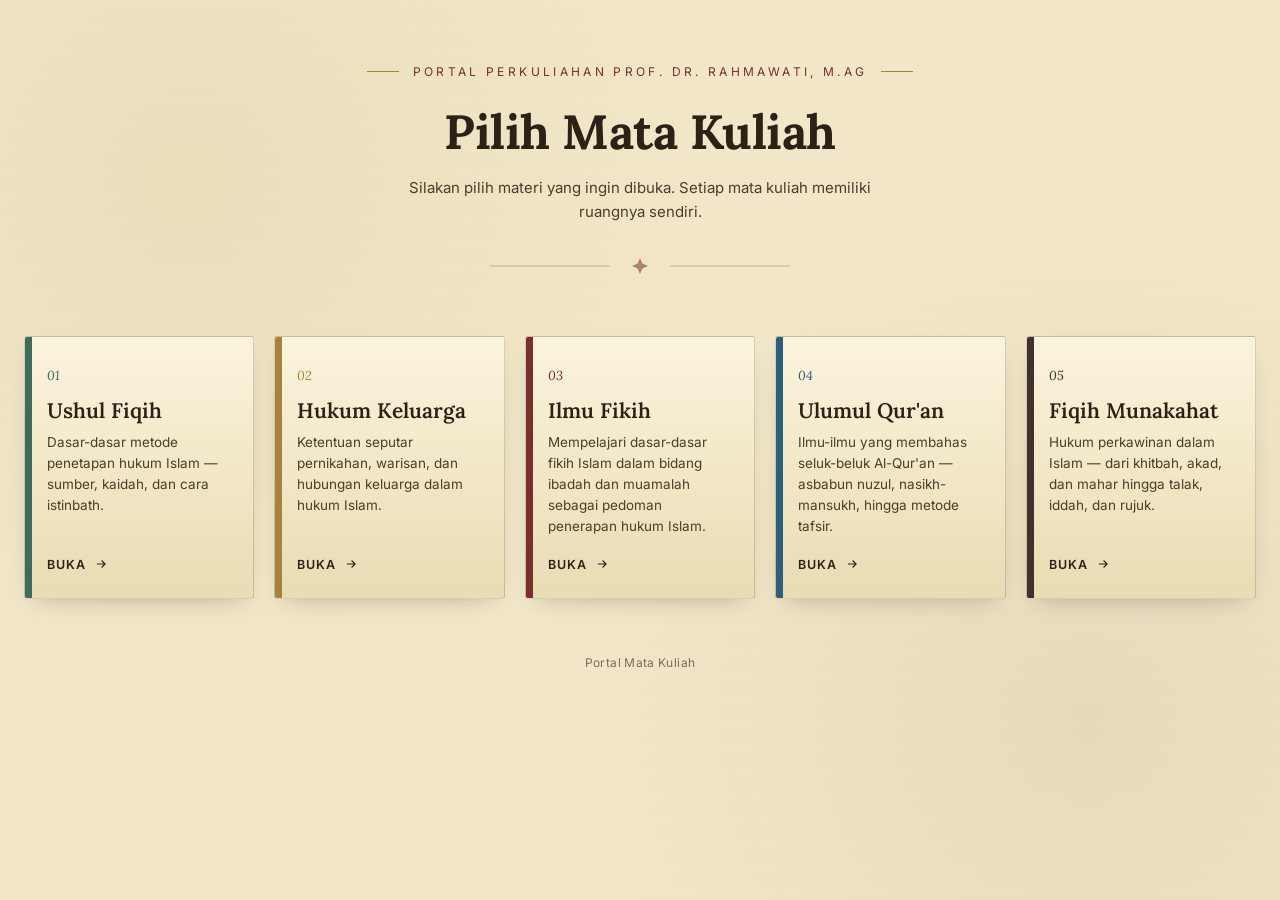
<file: portal.html>
<!DOCTYPE html>
<html lang="id">
<head>
<meta charset="UTF-8">
<meta name="viewport" content="width=device-width, initial-scale=1.0">
<title>Portal Mata Kuliah</title>
<style>
  @import url('https://fonts.googleapis.com/css2?family=Lora:ital,wght@0,500;0,600;0,700;1,500&family=Inter:wght@400;500;600&display=swap');

  :root{
    --paper: #f2e8c9;
    --paper-dark: #e8dcb3;
    --ink: #2b2117;
    --ink-soft: #4a3d2c;
    --maroon: #7a2e2e;
    --brass: #a8823c;
    --brass-light: #c9a55c;
    --line: rgba(43,33,23,0.18);
  }

  *{ box-sizing: border-box; }

  html, body{
    margin:0; padding:0;
    background: var(--paper);
    color: var(--ink);
    font-family: 'Inter', sans-serif;
    min-height: 100vh;
  }

  body{
    background-image:
      radial-gradient(circle at 15% 20%, rgba(168,130,60,0.10), transparent 40%),
      radial-gradient(circle at 85% 80%, rgba(122,46,46,0.08), transparent 40%);
  }

  /* subtle paper texture via noise-like layered gradients */
  .texture{
    position: fixed; inset: 0; pointer-events:none; opacity:0.5; z-index:0;
    background-image: repeating-linear-gradient(0deg, rgba(43,33,23,0.015) 0px, rgba(43,33,23,0.015) 1px, transparent 1px, transparent 3px);
  }

  .wrap{
    position: relative; z-index:1;
    max-width: 1280px;
    margin: 0 auto;
    padding: 64px 24px 80px;
  }

  header{
    text-align:center;
    margin-bottom: 56px;
  }

  .eyebrow{
    display:flex; align-items:center; justify-content:center; gap:14px;
    font-family:'Inter', sans-serif;
    font-size: 12px;
    letter-spacing: 0.28em;
    text-transform: uppercase;
    color: var(--maroon);
    margin-bottom: 22px;
  }
  .eyebrow::before, .eyebrow::after{
    content:"";
    width: 32px; height:1px;
    background: var(--brass);
  }

  h1{
    font-family: 'Lora', serif;
    font-weight: 700;
    font-size: clamp(32px, 5vw, 48px);
    margin: 0 0 14px;
    letter-spacing: -0.01em;
  }

  .subtitle{
    font-family:'Inter', sans-serif;
    color: var(--ink-soft);
    font-size: 15px;
    max-width: 480px;
    margin: 0 auto;
    line-height: 1.6;
  }

  /* ornamental divider — geometric star motif, drawn not borrowed */
  .divider{
    width: 100%;
    max-width: 300px;
    margin: 32px auto 0;
    height: 20px;
    opacity: 0.55;
  }

  .shelf{
    display: grid;
    grid-template-columns: repeat(5, 1fr);
    gap: 20px;
    align-items: stretch;
  }

  @media (max-width: 1100px){
    .shelf{ grid-template-columns: repeat(3, 1fr); }
  }

  @media (max-width: 760px){
    .shelf{ grid-template-columns: repeat(2, 1fr); }
  }

  @media (max-width: 560px){
    .shelf{ grid-template-columns: 1fr; }
  }

  .kitab{
    position: relative;
    display:flex;
    flex-direction:column;
    background: linear-gradient(180deg, #fbf4dd 0%, var(--paper-dark) 100%);
    border: 1px solid var(--line);
    border-radius: 3px;
    padding: 30px 22px 26px;
    text-decoration:none;
    color: inherit;
    box-shadow: 0 1px 0 rgba(255,255,255,0.5) inset, 0 10px 24px -14px rgba(43,33,23,0.35);
    transition: transform 0.25s ease, box-shadow 0.25s ease, border-color 0.25s ease;
    overflow:hidden;
  }

  .kitab::before{
    /* spine accent, like the edge of a bound book */
    content:"";
    position:absolute;
    left:0; top:0; bottom:0;
    width: 7px;
    background: var(--accent, var(--brass));
  }

  .kitab:hover, .kitab:focus-visible{
    transform: translateY(-6px);
    border-color: var(--accent, var(--brass));
    box-shadow: 0 1px 0 rgba(255,255,255,0.6) inset, 0 22px 34px -18px rgba(43,33,23,0.45);
    outline: none;
  }
  .kitab:focus-visible{
    box-shadow: 0 0 0 3px var(--accent, var(--brass)), 0 22px 34px -18px rgba(43,33,23,0.45);
  }

  .no{
    font-family:'Lora', serif;
    font-style: italic;
    font-size: 13px;
    color: var(--accent, var(--brass));
    margin-bottom: 14px;
  }

  .kitab h2{
    font-family:'Lora', serif;
    font-size: 21px;
    font-weight: 600;
    margin: 0 0 8px;
    line-height: 1.25;
  }

  .kitab p{
    font-size: 13.5px;
    color: var(--ink-soft);
    line-height: 1.55;
    margin: 0 0 20px;
    flex-grow: 1;
  }

  .enter{
    font-size: 12.5px;
    letter-spacing: 0.08em;
    text-transform: uppercase;
    color: var(--ink);
    display:flex;
    align-items:center;
    gap: 8px;
    font-weight: 600;
  }
  .enter svg{
    width: 14px; height: 14px;
    transition: transform 0.2s ease;
  }
  .kitab:hover .enter svg{ transform: translateX(4px); }

  footer{
    text-align:center;
    margin-top: 56px;
    font-size: 12px;
    color: var(--ink-soft);
    opacity: 0.7;
    letter-spacing: 0.03em;
  }
</style>
</head>
<body>
<div class="texture"></div>
<div class="wrap">

  <header>
    <div class="eyebrow">Portal Perkuliahan Prof. Dr. Rahmawati, M.Ag </div>
    <h1>Pilih Mata Kuliah</h1>
    <p class="subtitle">Silakan pilih materi yang ingin dibuka. Setiap mata kuliah memiliki ruangnya sendiri.</p>

    <svg class="divider" viewBox="0 0 300 20" xmlns="http://www.w3.org/2000/svg">
      <line x1="0" y1="10" x2="120" y2="10" stroke="#a8823c" stroke-width="1"/>
      <line x1="180" y1="10" x2="300" y2="10" stroke="#a8823c" stroke-width="1"/>
      <g transform="translate(150,10)" fill="#7a2e2e">
        <polygon points="0,-8 2.4,-2.4 8,0 2.4,2.4 0,8 -2.4,2.4 -8,0 -2.4,-2.4" />
      </g>
    </svg>
  </header>

  <main class="shelf">

    <a class="kitab" style="--accent:#3f6b5c" href="ushul-fiqih/index.html">
      <span class="no">01</span>
      <h2>Ushul Fiqih</h2>
      <p>Dasar-dasar metode penetapan hukum Islam &mdash; sumber, kaidah, dan cara istinbath.</p>
      <span class="enter">
        Buka
        <svg viewBox="0 0 24 24" fill="none" stroke="currentColor" stroke-width="2"><path d="M5 12h14M13 6l6 6-6 6"/></svg>
      </span>
    </a>

    <a class="kitab" style="--accent:#a8823c" href="hukum-keluarga/index.html">
      <span class="no">02</span>
      <h2>Hukum Keluarga</h2>
      <p>Ketentuan seputar pernikahan, warisan, dan hubungan keluarga dalam hukum Islam.</p>
      <span class="enter">
        Buka
        <svg viewBox="0 0 24 24" fill="none" stroke="currentColor" stroke-width="2"><path d="M5 12h14M13 6l6 6-6 6"/></svg>
      </span>
    </a>

    <a class="kitab" style="--accent:#7a2e2e" href="S1/index.html">
      <span class="no">03</span>
      <h2>Ilmu Fikih</h2>
      <p>Mempelajari dasar-dasar fikih Islam dalam bidang ibadah dan muamalah sebagai pedoman penerapan hukum Islam.</p>
      <span class="enter">
        Buka
        <svg viewBox="0 0 24 24" fill="none" stroke="currentColor" stroke-width="2"><path d="M5 12h14M13 6l6 6-6 6"/></svg>
      </span>
    </a>

    <a class="kitab" style="--accent:#2c5f7c" href="ulumul-qur'an/index.html">
      <span class="no">04</span>
      <h2>Ulumul Qur'an</h2>
      <p>Ilmu-ilmu yang membahas seluk-beluk Al-Qur'an &mdash; asbabun nuzul, nasikh-mansukh, hingga metode tafsir.</p>
      <span class="enter">
        Buka
        <svg viewBox="0 0 24 24" fill="none" stroke="currentColor" stroke-width="2"><path d="M5 12h14M13 6l6 6-6 6"/></svg>
      </span>
    </a>

    <a class="kitab" style="--accent:#432f2e" href="fiqih-munaqahat/index.html">
      <span class="no">05</span>
      <h2>Fiqih Munakahat</h2>
      <p>Hukum perkawinan dalam Islam &mdash; dari khitbah, akad, dan mahar hingga talak, iddah, dan rujuk.</p>
      <span class="enter">
        Buka
        <svg viewBox="0 0 24 24" fill="none" stroke="currentColor" stroke-width="2"><path d="M5 12h14M13 6l6 6-6 6"/></svg>
      </span>
    </a>

  </main>

  <footer>Portal Mata Kuliah</footer>

</div>
</body>
</html>
</file>
<file: shared/core.css>
/* =========================================================
   LMS Ushul Fiqih Kontemporer — Design tokens
   Palet   : tinta manuskrip (teal gelap) + prada emas
   Tipe    : Fraunces (display) / Inter (body) / Space Mono (data & angka minggu)
   Konsep  : setiap section = "folio" yang bisa dibuka penuh
             di atas halaman Beranda, seperti membalik ke
             halaman lain dalam satu manuskrip.
   ========================================================= */



* { box-sizing: border-box; }

html { scroll-behavior: smooth; }

body {
    margin: 0;
    background: var(--ink-900);
    color: var(--ivory);
    font-family: var(--font-body);
    line-height: 1.6;
    -webkit-font-smoothing: antialiased;
}

body.no-scroll { overflow: hidden; }

.container {
    max-width: 1180px;
    margin: 0 auto;
    padding: 0 32px;
}

h1, h2, h3 {
    font-family: var(--font-display);
    font-weight: 600;
    margin: 0 0 .5em;
    letter-spacing: -0.01em;
}

h2 {
    font-size: clamp(1.9rem, 3vw, 2.6rem);
    color: var(--ivory);
    display: flex;
    flex-direction: column;
    gap: 6px;
    margin-bottom: 34px;
}

.eyebrow {
    order: -1;
    font-family: var(--font-mono);
    font-size: 0.72rem;
    letter-spacing: 0.22em;
    text-transform: uppercase;
    color: var(--gold-400);
}

p { color: rgba(247, 242, 226, 0.78); }

a { color: inherit; text-decoration: none; }

button {
    font-family: var(--font-body);
    cursor: pointer;
}

/* =========================================================
   HEADER
   ========================================================= */

#site-header {
    position: fixed;
    top: 0; left: 0; right: 0;
    height: var(--header-h);
    z-index: 500;
    background: rgba(11, 42, 43, 0.72);
    backdrop-filter: blur(14px) saturate(140%);
    border-bottom: 1px solid var(--line);
}

#site-header .container {
    height: 100%;
    display: flex;
    align-items: center;
    justify-content: space-between;
    gap: 24px;
}

.logo {
    display: flex;
    flex-direction: column;
    line-height: 1.1;
}
.logo h2 {
    margin: 0;
    font-size: 1.05rem;
    color: var(--ivory);
}
.logo span {
    font-family: var(--font-mono);
    font-size: 0.62rem;
    letter-spacing: 0.18em;
    text-transform: uppercase;
    color: var(--gold-400);
}

#main-nav ul {
    display: flex;
    gap: 4px;
    list-style: none;
    margin: 0;
    padding: 0;
}

.nav-link {
    position: relative;
    display: inline-block;
    padding: 8px 14px;
    font-size: 0.86rem;
    color: rgba(247, 242, 226, 0.7);
    border-radius: 999px;
    transition: color .2s ease, background .2s ease;
    white-space: nowrap;
}
.nav-link:hover { color: var(--ivory); background: rgba(233,213,150,0.08); }
.nav-link.active { color: var(--ink-900); background: var(--gold-400); font-weight: 600; }

.header-action { display: flex; gap: 10px; }
.header-action button {
    border: 1px solid var(--line-strong);
    background: transparent;
    color: var(--ivory);
    padding: 8px 16px;
    border-radius: 999px;
    font-size: 0.8rem;
    transition: border-color .2s ease, background .2s ease;
}
.header-action button:hover { border-color: var(--gold-400); background: rgba(233,213,150,0.08); }
#menu-toggle { display: none; }

#nav-backdrop {
    position: fixed; inset: 0;
    background: rgba(0,0,0,.45);
    z-index: 490;
    opacity: 0; pointer-events: none;
    transition: opacity .25s ease;
}
#nav-backdrop.show { opacity: 1; pointer-events: auto; }

/* =========================================================
   APP-PAGE mechanics (SPA overlay: sub-halaman muncul di
   atas Beranda, seperti membuka lembar manuskrip baru)
   ========================================================= */

.app-page {
    padding-top: calc(var(--header-h) + 40px);
    padding-bottom: 90px;
    min-height: 100vh;
}

#page-home.app-page {
    position: relative;
    z-index: 1;
    padding-top: 0;
}

#pages-root .app-page {
    position: fixed;
    top: 0; left: 0; right: 0;
    height: 100vh;
    overflow-y: auto;
    z-index: 600;
    padding-top: 0; /* topbar sekarang fixed, konten diberi jarak lewat .container */
    background:
        radial-gradient(circle at 15% -10%, rgba(233,213,150,0.10), transparent 45%),
        var(--ink-800);
    box-shadow: var(--shadow-deep);
    transform: translateY(100%);
    opacity: 0;
    visibility: hidden;
    transition: transform .5s cubic-bezier(.16,1,.3,1), opacity .35s ease;
}

#pages-root .app-page.is-active {
    transform: translateY(0);
    opacity: 1;
    visibility: visible;
}

/* Karena .app-page memakai transform, ia jadi containing block untuk
   descendant position:fixed di dalamnya -> topbar selalu menempel
   di puncak KOTAK OVERLAY ini (bukan puncak dokumen), jadi selalu
   terlihat di atas begitu sub-halaman dibuka, tanpa tergantung scroll. */
.page-topbar {
    position: fixed;
    top: 0; left: 0; right: 0;
    z-index: 20;
    display: flex;
    align-items: center;
    gap: 14px;
    padding: 18px 32px;
    background: rgba(11, 42, 43, 0.92);
    backdrop-filter: blur(10px);
    border-bottom: 1px solid var(--line);
}

#pages-root .app-page > .container {
    padding-top: calc(var(--header-h) + 24px);
}

.back-btn {
    border: 1px solid var(--line-strong);
    background: rgba(233,213,150,0.06);
    color: var(--gold-100);
    padding: 8px 16px;
    border-radius: 999px;
    font-size: 0.82rem;
}
.back-btn:hover { background: rgba(233,213,150,0.14); }

.page-crumb {
    font-family: var(--font-mono);
    font-size: 0.7rem;
    letter-spacing: 0.2em;
    text-transform: uppercase;
    color: var(--gold-400);
}

/* =========================================================
   HERO
   ========================================================= */

#hero {
    padding: calc(var(--header-h) + 56px) 0 80px;
    position: relative;
    overflow: hidden;
}
#hero::before {
    content: "";
    position: absolute;
    inset: -20% -10% auto -10%;
    height: 620px;
    background: radial-gradient(circle, rgba(201,162,39,0.16), transparent 65%);
    pointer-events: none;
}

#hero .container {
    display: grid;
    grid-template-columns: 1.1fr 0.9fr;
    gap: 56px;
    align-items: center;
    position: relative;
}

.badge-container span {
    display: inline-block;
    font-family: var(--font-mono);
    font-size: 0.7rem;
    letter-spacing: 0.2em;
    text-transform: uppercase;
    color: var(--ink-900);
    background: var(--gold-400);
    padding: 6px 14px;
    border-radius: 999px;
    margin-bottom: 20px;
}

#hero h1 {
    font-size: clamp(2.6rem, 5.5vw, 4.2rem);
    line-height: 1.02;
    margin-bottom: 20px;
    color: var(--ivory);
}

.hero-left p {
    max-width: 46ch;
    font-size: 1.05rem;
    margin-bottom: 32px;
}

.hero-button {
    display: flex;
    flex-wrap: wrap;
    gap: 10px;
}
.hero-button button {
    border: none;
    padding: 13px 24px;
    border-radius: 999px;
    font-size: 0.88rem;
    font-weight: 600;
    background: var(--gold-400);
    color: var(--ink-900);
    transition: transform .2s ease, box-shadow .2s ease;
}
.hero-button button:hover { transform: translateY(-2px); box-shadow: 0 10px 24px -8px rgba(224,189,76,.5); }
.hero-button button.ghost {
    background: transparent;
    border: 1px solid var(--line-strong);
    color: var(--ivory);
    font-weight: 500;
}
.hero-button button.ghost:hover { background: rgba(233,213,150,0.08); }

/* Hero animation: illuminated open book */
.hero-right { display: flex; flex-direction: column; gap: 28px; align-items: center; }

.edu-stage {
    position: relative;
    width: 320px;
    height: 320px;
    display: flex;
    align-items: center;
    justify-content: center;
}

.edu-star-field {
    position: absolute;
    inset: 0;
    fill: var(--gold-400);
    opacity: 0.55;
    animation: spin 60s linear infinite;
}
@keyframes spin { to { transform: rotate(360deg); } }

.edu-glow {
    position: absolute;
    width: 220px; height: 220px;
    background: radial-gradient(circle, rgba(224,189,76,0.35), transparent 70%);
    border-radius: 50%;
    filter: blur(4px);
}

.edu-book {
    position: relative;
    width: 190px;
    height: 130px;
    display: flex;
    z-index: 2;
}
.edu-crescent {
    position: absolute;
    top: -46px; left: 50%;
    transform: translateX(-50%);
    width: 34px; height: 34px;
    border-radius: 50%;
    box-shadow: 10px 4px 0 2px var(--gold-400);
    background: transparent;
    opacity: .9;
}
.edu-spine {
    position: absolute;
    left: 50%; top: 0; bottom: 0;
    width: 4px;
    transform: translateX(-50%);
    background: var(--gold-400);
    border-radius: 2px;
}
.edu-page {
    width: 50%;
    height: 100%;
    background: var(--ivory);
    padding: 14px 16px;
}
.edu-left { border-radius: 6px 0 3px 6px; transform: perspective(400px) rotateY(8deg); }
.edu-right { border-radius: 0 6px 6px 3px; transform: perspective(400px) rotateY(-8deg); }
.edu-lines { display: flex; flex-direction: column; gap: 8px; margin-top: 6px; }
.edu-lines span { display: block; height: 3px; border-radius: 2px; background: rgba(15,61,62,0.25); }
.edu-lines span:last-child { width: 60%; }

.progress-card {
    width: 100%;
    max-width: 300px;
    background: rgba(233,213,150,0.06);
    border: 1px solid var(--line);
    border-radius: var(--radius-m);
    padding: 18px 20px;
}
.progress-card strong { display: block; font-size: 0.85rem; margin-bottom: 10px; }
.progress-bar {
    height: 8px;
    border-radius: 999px;
    background: rgba(233,213,150,0.14);
    overflow: hidden;
    margin-bottom: 8px;
}
.progress-bar span {
    display: block;
    height: 100%;
    background: linear-gradient(90deg, var(--gold-500), var(--gold-400));
    border-radius: 999px;
    transition: width .4s ease;
}
.progress-card small { color: rgba(247,242,226,0.6); font-family: var(--font-mono); font-size: 0.72rem; }

/* =========================================================
   CARDS (dipakai di banyak section)
   ========================================================= */

.card-container, .materi-list, .video-list, .case-list, .reference-list, .download-list {
    display: grid;
    gap: 18px;
}
.card-container { grid-template-columns: repeat(auto-fit, minmax(260px, 1fr)); }
.materi-list, .video-list, .case-list { grid-template-columns: repeat(auto-fit, minmax(260px, 1fr)); }
.reference-list { grid-template-columns: repeat(auto-fit, minmax(320px, 1fr)); }
.download-list { grid-template-columns: repeat(auto-fit, minmax(300px, 1fr)); }

.card {
    background: rgba(233,213,150,0.05);
    border: 1px solid var(--line);
    border-radius: var(--radius-m);
    padding: 24px;
    transition: border-color .2s ease, transform .2s ease, background .2s ease;
}
.card:hover { border-color: var(--line-strong); transform: translateY(-3px); background: rgba(233,213,150,0.08); }
.card h3 { font-size: 1.08rem; color: var(--gold-100); margin-bottom: 10px; }
.card p { font-size: 0.92rem; margin: 0; }
.card.full-width { grid-column: 1 / -1; }

/* kartu materi yang bisa diklik menuju detail pertemuan */
.materi-card {
    cursor: pointer;
    position: relative;
    padding-bottom: 44px;
}
.materi-card:focus-visible {
    outline: 2px solid var(--gold-400);
    outline-offset: 2px;
}
.materi-card .open-hint {
    position: absolute;
    left: 24px;
    bottom: 18px;
    font-family: var(--font-mono);
    font-size: 0.68rem;
    letter-spacing: 0.08em;
    color: var(--gold-400);
    opacity: 0;
    transform: translateX(-4px);
    transition: opacity .2s ease, transform .2s ease;
}
.materi-card:hover .open-hint,
.materi-card:focus-visible .open-hint {
    opacity: 1;
    transform: translateX(0);
}

/* kartu UTS/UAS di halaman Materi — dibedakan warna agar tidak dikira pertemuan biasa */
.materi-card.exam {
    background: rgba(201,162,39,0.10);
    border-color: rgba(201,162,39,0.35);
}
.materi-card.exam:hover {
    background: rgba(201,162,39,0.16);
}
.tag.tag-exam {
    background: var(--gold-100);
    color: var(--ink-900);
}

/* halaman detail pertemuan */
.pertemuan-subheading {
    font-size: 1rem;
    color: var(--gold-100);
    margin: 34px 0 16px;
}
.pertemuan-video-list { margin-bottom: 8px; }
.pertemuan-case p { margin: 0; font-size: 0.92rem; }

/* ---------- Uji Formatif (di dalam halaman detail pertemuan) ---------- */
.formatif-heading {
    font-size: 0.92rem;
    color: var(--gold-100);
    margin: 26px 0 14px;
    padding-bottom: 10px;
    border-bottom: 1px solid var(--line-strong);
}
.formatif-heading:first-of-type { margin-top: 4px; }
.formatif-count {
    font-family: var(--font-mono);
    font-size: 0.68rem;
    color: var(--gold-400);
    font-weight: 400;
    margin-left: 6px;
}
.formatif-mcq-list, .formatif-essay-list {
    display: flex;
    flex-direction: column;
    gap: 14px;
    margin-bottom: 8px;
}
.formatif-question { padding: 20px 22px; }
.formatif-question h4 {
    font-family: var(--font-body);
    font-weight: 600;
    font-size: 0.92rem;
    color: var(--ivory);
    margin: 0 0 10px;
}
.formatif-question label {
    display: flex;
    align-items: flex-start;
    gap: 10px;
    padding: 7px 4px;
    font-size: 0.88rem;
    color: rgba(247,242,226,0.85);
    cursor: pointer;
}
.formatif-question input[type="radio"] {
    accent-color: var(--gold-400);
    width: 16px; height: 16px;
    margin-top: 2px;
    flex: 0 0 auto;
}
.formatif-question textarea {
    width: 100%;
    min-height: 100px;
    margin-top: 4px;
    padding: 12px 14px;
    border-radius: var(--radius-s);
    border: 1px solid var(--line-strong);
    background: rgba(11,42,43,0.5);
    color: var(--ivory);
    font-family: var(--font-body);
    font-size: 0.86rem;
    resize: vertical;
}
#pertemuan-formatif-submit {
    border: none;
    padding: 12px 26px;
    border-radius: 999px;
    background: var(--gold-400);
    color: var(--ink-900);
    font-weight: 600;
    margin-top: 6px;
}
.formatif-result {
    margin-top: 14px;
    font-size: 0.88rem;
    min-height: 20px;
}
.formatif-result.success { color: var(--gold-100); font-weight: 600; }
.formatif-result.error { color: #e6a4a4; font-weight: 600; }
.formatif-empty {
    font-size: 0.88rem;
    color: rgba(247,242,226,0.5);
    margin-top: 4px;
}

#pertemuan-modul ul {
    margin: 0;
    padding-left: 18px;
    display: flex;
    flex-direction: column;
    gap: 8px;
}
#pertemuan-modul li { font-size: 0.9rem; color: rgba(247,242,226,0.82); }
#pertemuan-modul .modul-group-title {
    font-family: var(--font-mono);
    font-size: 0.66rem;
    letter-spacing: 0.12em;
    text-transform: uppercase;
    color: var(--gold-400);
    margin: 16px 0 8px;
}
#pertemuan-modul .modul-group-title:first-child { margin-top: 0; }
#pertemuan-modul .modul-output {
    margin-top: 18px;
    padding-top: 14px;
    border-top: 1px solid var(--line);
    font-size: 0.9rem;
    color: var(--gold-100);
}

.info-list { list-style: none; margin: 0; padding: 0; display: flex; flex-direction: column; gap: 10px; }
.info-list li { font-size: 0.88rem; color: rgba(247,242,226,0.78); padding-left: 16px; position: relative; }
.info-list li::before {
    content: "";
    position: absolute; left: 0; top: 8px;
    width: 6px; height: 6px; border-radius: 50%;
    background: var(--gold-400);
}
.info-list strong { color: var(--gold-100); }

.note { font-size: 0.78rem; color: rgba(247,242,226,0.5); margin-top: 10px; }

/* =========================================================
   PROFIL MATA KULIAH — tabel gaya buku registrasi
   ========================================================= */

.profile-tables {
    display: grid;
    grid-template-columns: repeat(auto-fit, minmax(320px, 1fr));
    gap: 20px;
    align-items: start;
}

.profile-block {
    /* grid item default min-width:auto membuatnya bisa melebar
       mengikuti konten tabel di dalamnya (mis. teks/URL panjang)
       sampai tembus keluar kartu; min-width:0 memaksa ia
       menyusut mengikuti lebar kolom grid yang sebenarnya. */
    min-width: 0;
    background: rgba(233,213,150,0.05);
    border: 1px solid var(--line);
    border-radius: var(--radius-m);
    padding: 22px 22px 24px;
    overflow-x: hidden; /* hanya kunci arah samping, tinggi tetap bebas menyesuaikan isi */
    transition: border-color .2s ease, background .2s ease;
}
.profile-block:hover { border-color: var(--line-strong); background: rgba(233,213,150,0.07); }
.profile-block.full-width { grid-column: 1 / -1; }
.profile-block h3 {
    font-size: 1.02rem;
    color: var(--gold-100);
    margin-bottom: 16px;
    padding-bottom: 12px;
    border-bottom: 1px solid var(--line-strong);
}
.profile-block > p { margin-top: 16px; font-size: 0.88rem; }

.profile-table {
    width: 100%;
    max-width: 100%;
    table-layout: fixed; /* paksa kolom ikut lebar kotak, bukan lebar konten */
    border-collapse: collapse;
}

.profile-table thead th {
    text-align: left;
    font-family: var(--font-mono);
    font-size: 0.64rem;
    letter-spacing: 0.14em;
    text-transform: uppercase;
    color: var(--gold-400);
    padding: 0 12px 10px;
    border-bottom: 1px solid var(--line-strong);
}

.profile-table tbody td,
.profile-table tbody th {
    padding: 13px 12px;
    font-size: 0.87rem;
    text-align: left;
    vertical-align: top;
    border-bottom: 1px solid var(--line);
    color: rgba(247,242,226,0.82);
    font-weight: 400;
    word-break: break-word;
    overflow-wrap: anywhere;
    hyphens: auto;
}
.profile-table tbody tr:last-child td,
.profile-table tbody tr:last-child th { border-bottom: none; }
.profile-table tbody tr:hover td,
.profile-table tbody tr:hover th { background: rgba(233,213,150,0.05); }

/* Tabel kolom pertama = kode/nomor (CPMK, CPL, Metode) */
.profile-table:not(.kv) tbody td:first-child {
    font-family: var(--font-mono);
    font-size: 0.72rem;
    letter-spacing: 0.04em;
    color: var(--gold-400);
    white-space: nowrap;
}

/* Tabel key-value (Ringkasan, Kontrak Perkuliahan) */
.profile-table.kv tbody th {
    width: 220px;
    font-family: var(--font-mono);
    font-size: 0.66rem;
    letter-spacing: 0.1em;
    text-transform: uppercase;
    color: var(--gold-400);
}
.profile-table.kv tbody td { color: rgba(247,242,226,0.88); }

/* Komponen Penilaian: kolom bobot rata kanan + total ditonjolkan */
.profile-table.weighted thead th:last-child,
.profile-table.weighted tbody td:last-child,
.profile-table.weighted tfoot td:last-child {
    text-align: right;
    font-family: var(--font-mono);
}
.profile-table tfoot td {
    padding: 13px 12px;
    font-size: 0.87rem;
    font-weight: 700;
    color: var(--ink-900);
    background: var(--gold-400);
}
.profile-table tfoot td:first-child { border-radius: 0 0 0 var(--radius-s); }
.profile-table tfoot td:last-child { border-radius: 0 0 var(--radius-s) 0; }

.contract-grid {
    display: grid;
    grid-template-columns: repeat(auto-fit, minmax(220px, 1fr));
    gap: 16px 28px;
    margin-bottom: 18px;
}
.contract-grid > div { display: flex; flex-direction: column; gap: 3px; }
.contract-grid .label {
    font-family: var(--font-mono);
    font-size: 0.66rem;
    letter-spacing: 0.14em;
    text-transform: uppercase;
    color: var(--gold-400);
}

.tag {
    display: inline-block;
    font-family: var(--font-mono);
    font-size: 0.66rem;
    letter-spacing: 0.1em;
    text-transform: uppercase;
    color: var(--ink-900);
    background: var(--gold-400);
    padding: 4px 10px;
    border-radius: 999px;
    margin-bottom: 12px;
}

/* =========================================================
   RPS: timeline + tabel
   ========================================================= */

.rps-wrapper { display: flex; flex-direction: column; gap: 32px; }

.timeline {
    display: flex;
    gap: 10px;
    overflow-x: auto;
    padding-bottom: 14px;
    scrollbar-width: thin;
}
.timeline-item {
    flex: 0 0 auto;
    min-width: 108px;
    background: rgba(233,213,150,0.05);
    border: 1px solid var(--line);
    border-radius: var(--radius-s);
    padding: 12px;
    font-size: 0.78rem;
    color: rgba(247,242,226,0.75);
}
.timeline-item .week {
    display: block;
    font-family: var(--font-mono);
    font-size: 0.68rem;
    color: var(--gold-400);
    margin-bottom: 6px;
}
.timeline-item.exam {
    background: rgba(201,162,39,0.14);
    border-color: rgba(201,162,39,0.4);
}
.timeline-item.exam .week { color: var(--gold-100); }

.rps-table { overflow-x: auto; border-radius: var(--radius-m); border: 1px solid var(--line); }
table { width: 100%; border-collapse: collapse; min-width: 760px; }
thead th {
    text-align: left;
    font-family: var(--font-mono);
    font-size: 0.68rem;
    letter-spacing: 0.12em;
    text-transform: uppercase;
    color: var(--gold-400);
    padding: 14px 18px;
    background: rgba(233,213,150,0.06);
    border-bottom: 1px solid var(--line-strong);
}
tbody td {
    padding: 14px 18px;
    font-size: 0.86rem;
    border-bottom: 1px solid var(--line);
    color: rgba(247,242,226,0.8);
}
tbody tr:last-child td { border-bottom: none; }
tr.exam-row td { background: rgba(201,162,39,0.10); color: var(--gold-100); }

/* =========================================================
   MATERI / VIDEO filters
   ========================================================= */

.materi-action { display: flex; flex-wrap: wrap; gap: 14px; margin-bottom: 26px; align-items: center; }
.materi-action input,
#materi-search {
    flex: 1 1 220px;
    padding: 11px 16px;
    border-radius: 999px;
    border: 1px solid var(--line-strong);
    background: rgba(233,213,150,0.04);
    color: var(--ivory);
    font-size: 0.86rem;
}
.materi-action input::placeholder { color: rgba(247,242,226,0.4); }

.filter, .video-filter { display: flex; gap: 8px; flex-wrap: wrap; margin-bottom: 20px; }
.filter-btn {
    border: 1px solid var(--line-strong);
    background: transparent;
    color: rgba(247,242,226,0.7);
    padding: 8px 16px;
    border-radius: 999px;
    font-size: 0.8rem;
    transition: all .2s ease;
}
.filter-btn:hover { border-color: var(--gold-400); color: var(--ivory); }
.filter-btn.active { background: var(--gold-400); border-color: var(--gold-400); color: var(--ink-900); font-weight: 600; }

.video-thumb {
    width: 100%;
    height: 130px;
    display: flex;
    align-items: center;
    justify-content: center;
    font-size: 1.6rem;
    color: var(--ink-900);
    background: linear-gradient(135deg, var(--gold-400), var(--gold-500));
    background-size: cover;
    background-position: center;
    border-radius: var(--radius-s);
    margin-bottom: 14px;
    transition: transform .25s ease;
}
.video-card { cursor: pointer; }
.video-card:hover .video-thumb { transform: scale(1.02); }
.video-thumb.has-thumb { color: var(--ivory); }
.video-thumb .play-icon {
    width: 46px; height: 46px;
    display: flex; align-items: center; justify-content: center;
    border-radius: 50%;
    background: rgba(11,42,43,0.55);
    backdrop-filter: blur(2px);
    font-size: 1rem;
}
.video-thumb.has-thumb .play-icon { background: rgba(11,42,43,0.65); }
.video-card.no-link { position: relative; }
.video-card.no-link::after {
    content: "Belum ditautkan";
    position: absolute;
    top: 12px; right: 12px;
    font-family: var(--font-mono);
    font-size: 0.6rem;
    letter-spacing: 0.08em;
    text-transform: uppercase;
    color: var(--ink-900);
    background: var(--gold-100);
    padding: 3px 9px;
    border-radius: 999px;
}

/* =========================================================
   MODAL PLAYER VIDEO
   ========================================================= */

.video-modal {
    position: fixed;
    inset: 0;
    z-index: 900;
    display: flex;
    align-items: center;
    justify-content: center;
    padding: 24px;
}
.video-modal[hidden] { display: none; }

.video-modal-backdrop {
    position: absolute;
    inset: 0;
    background: rgba(4, 15, 15, 0.82);
    backdrop-filter: blur(6px);
    opacity: 0;
    transition: opacity .25s ease;
}
.video-modal.show .video-modal-backdrop { opacity: 1; }

.video-modal-inner {
    position: relative;
    width: 100%;
    max-width: 860px;
    background: var(--ink-800);
    border: 1px solid var(--line-strong);
    border-radius: var(--radius-l);
    padding: 20px;
    box-shadow: var(--shadow-deep);
    transform: translateY(16px) scale(.98);
    opacity: 0;
    transition: transform .3s cubic-bezier(.16,1,.3,1), opacity .25s ease;
}
.video-modal.show .video-modal-inner { transform: translateY(0) scale(1); opacity: 1; }

#video-modal-title {
    color: var(--gold-100);
    font-size: 1.05rem;
    margin: 0 40px 14px 4px;
}

.video-modal-close {
    position: absolute;
    top: 14px; right: 14px;
    width: 34px; height: 34px;
    border: 1px solid var(--line-strong);
    background: rgba(233,213,150,0.06);
    color: var(--ivory);
    border-radius: 50%;
    font-size: 1.2rem;
    line-height: 1;
    display: flex; align-items: center; justify-content: center;
}
.video-modal-close:hover { border-color: var(--gold-400); background: rgba(233,213,150,0.14); }

.video-embed {
    position: relative;
    width: 100%;
    padding-top: 56.25%; /* rasio 16:9 */
    border-radius: var(--radius-m);
    overflow: hidden;
    background: #000;
}
.video-embed iframe {
    position: absolute;
    inset: 0;
    width: 100%;
    height: 100%;
    border: 0;
}

/* =========================================================
   STUDI KASUS workspace
   ========================================================= */

.case-workspace {
    margin-top: 30px;
    background: rgba(233,213,150,0.05);
    border: 1px solid var(--line);
    border-radius: var(--radius-m);
    padding: 24px;
}
.case-workspace textarea {
    width: 100%;
    min-height: 130px;
    margin: 14px 0;
    padding: 14px;
    border-radius: var(--radius-s);
    border: 1px solid var(--line-strong);
    background: rgba(11,42,43,0.5);
    color: var(--ivory);
    font-family: var(--font-body);
    resize: vertical;
}
.case-workspace button {
    border: none;
    padding: 11px 22px;
    border-radius: 999px;
    background: var(--gold-400);
    color: var(--ink-900);
    font-weight: 600;
    font-size: 0.86rem;
}

/* =========================================================
   QUIZ
   ========================================================= */

.quiz-progress { margin-bottom: 26px; }
.quiz-progress small { font-family: var(--font-mono); font-size: 0.72rem; color: rgba(247,242,226,0.55); }

.quiz-container { display: flex; flex-direction: column; gap: 18px; }
.quiz-question label {
    display: flex;
    align-items: center;
    gap: 10px;
    padding: 10px 4px;
    font-size: 0.9rem;
    color: rgba(247,242,226,0.85);
    cursor: pointer;
}
.quiz-question input[type="radio"] { accent-color: var(--gold-400); width: 16px; height: 16px; }
.quiz-container > button {
    align-self: flex-start;
    border: none;
    padding: 12px 26px;
    border-radius: 999px;
    background: var(--gold-400);
    color: var(--ink-900);
    font-weight: 600;
}

/* =========================================================
   UJIAN
   ========================================================= */

.exam-container { display: grid; grid-template-columns: repeat(auto-fit, minmax(260px,1fr)); gap: 18px; }
.exam-card {
    background: rgba(233,213,150,0.05);
    border: 1px solid var(--line);
    border-radius: var(--radius-m);
    padding: 26px;
}
.exam-card h3 { color: var(--gold-100); }
.exam-card p { font-size: 0.88rem; margin: 0 0 8px; }
.exam-card .timer {
    margin-top: 14px;
    display: inline-block;
    font-family: var(--font-mono);
    font-size: 0.72rem;
    letter-spacing: 0.14em;
    text-transform: uppercase;
    color: var(--gold-400);
    border: 1px solid var(--line-strong);
    padding: 6px 14px;
    border-radius: 999px;
}

/* =========================================================
   DOWNLOAD
   ========================================================= */

.download-item { display: flex; align-items: center; gap: 16px; }
.file-icon {
    flex: 0 0 auto;
    width: 44px; height: 44px;
    display: flex; align-items: center; justify-content: center;
    border-radius: 50%;
    background: rgba(201,162,39,0.16);
    color: var(--gold-400);
    font-size: 1.1rem;
}
.download-item h3 { font-size: 0.98rem; margin-bottom: 4px; }
.download-item p { font-size: 0.82rem; margin: 0; }
.download-item button {
    margin-left: auto;
    flex: 0 0 auto;
    border: 1px solid var(--line-strong);
    background: transparent;
    color: var(--ivory);
    padding: 8px 16px;
    border-radius: 999px;
    font-size: 0.78rem;
}
.download-item button:hover { border-color: var(--gold-400); background: rgba(233,213,150,0.08); }

/* =========================================================
   FAQ (di Beranda)
   ========================================================= */

#faq { padding: 20px 0 90px; }
.faq-list { display: flex; flex-direction: column; gap: 12px; }
.faq-item summary {
    cursor: pointer;
    font-weight: 600;
    color: var(--gold-100);
    list-style: none;
    display: flex;
    justify-content: space-between;
    align-items: center;
}
.faq-item summary::-webkit-details-marker { display: none; }
.faq-item summary::after {
    content: "+";
    font-family: var(--font-mono);
    color: var(--gold-400);
    font-size: 1.1rem;
}
.faq-item[open] summary::after { content: "–"; }
.faq-item p { margin-top: 12px; margin-bottom: 0; font-size: 0.9rem; }

/* =========================================================
   KONTAK
   ========================================================= */

.kontak-grid { display: grid; grid-template-columns: 1fr 1fr; gap: 50px; align-items: start; }
.contact-info h3 { color: var(--gold-100); margin-bottom: 6px; }
.contact-info p { font-size: 0.88rem; margin: 0 0 4px; }

#page-kontak form { display: flex; flex-direction: column; gap: 12px; }
#page-kontak input, #page-kontak textarea {
    padding: 12px 16px;
    border-radius: var(--radius-s);
    border: 1px solid var(--line-strong);
    background: rgba(233,213,150,0.04);
    color: var(--ivory);
    font-family: var(--font-body);
    font-size: 0.88rem;
}
#page-kontak textarea { min-height: 120px; resize: vertical; }
#page-kontak button {
    border: none;
    padding: 12px 22px;
    border-radius: 999px;
    background: var(--gold-400);
    color: var(--ink-900);
    font-weight: 600;
    align-self: flex-start;
}

/* =========================================================
   FOOTER
   ========================================================= */

footer {
    border-top: 1px solid var(--line);
    padding: 40px 0;
    text-align: center;
}
footer h3 { color: var(--gold-100); font-size: 1.1rem; }
footer p { font-size: 0.8rem; margin: 2px 0; color: rgba(247,242,226,0.5); }

/* =========================================================
   MODAL IDENTITAS & KIRIM ESAI VIA WHATSAPP
   ========================================================= */

.identity-modal {
    position: fixed;
    inset: 0;
    z-index: 950;
    display: flex;
    align-items: center;
    justify-content: center;
    padding: 24px;
}
.identity-modal[hidden] { display: none; }

.identity-modal-backdrop {
    position: absolute;
    inset: 0;
    background: rgba(4, 15, 15, 0.82);
    backdrop-filter: blur(6px);
    opacity: 0;
    transition: opacity .25s ease;
}
.identity-modal.show .identity-modal-backdrop { opacity: 1; }

.identity-modal-inner {
    position: relative;
    width: 100%;
    max-width: 420px;
    background: var(--ink-800);
    border: 1px solid var(--line-strong);
    border-radius: var(--radius-l);
    padding: 28px 26px 26px;
    box-shadow: var(--shadow-deep);
    transform: translateY(16px) scale(.98);
    opacity: 0;
    transition: transform .3s cubic-bezier(.16,1,.3,1), opacity .25s ease;
}
.identity-modal.show .identity-modal-inner { transform: translateY(0) scale(1); opacity: 1; }

.identity-modal-inner h3 {
    color: var(--gold-100);
    font-size: 1.1rem;
    margin: 0 32px 8px 0;
}
.identity-modal-desc {
    font-size: 0.82rem;
    margin: 0 0 18px;
    color: rgba(247,242,226,0.65);
}

.identity-modal-close {
    position: absolute;
    top: 14px; right: 14px;
    width: 32px; height: 32px;
    border: 1px solid var(--line-strong);
    background: rgba(233,213,150,0.06);
    color: var(--ivory);
    border-radius: 50%;
    font-size: 1.1rem;
    line-height: 1;
    display: flex; align-items: center; justify-content: center;
}
.identity-modal-close:hover { border-color: var(--gold-400); background: rgba(233,213,150,0.14); }

#identity-form { display: flex; flex-direction: column; gap: 12px; }
#identity-form input {
    padding: 12px 16px;
    border-radius: var(--radius-s);
    border: 1px solid var(--line-strong);
    background: rgba(233,213,150,0.04);
    color: var(--ivory);
    font-family: var(--font-body);
    font-size: 0.88rem;
}
#identity-form input::placeholder { color: rgba(247,242,226,0.4); }
#identity-form button {
    border: none;
    padding: 12px 22px;
    border-radius: 999px;
    background: var(--gold-400);
    color: var(--ink-900);
    font-weight: 600;
    margin-top: 4px;
}

.formatif-send-wa {
    margin-top: 16px;
    padding: 16px 18px;
    background: rgba(233,213,150,0.06);
    border: 1px solid var(--line-strong);
    border-radius: var(--radius-m);
}

#formatif-edit-identity-btn {
    border: 1px solid var(--line-strong);
    background: transparent;
    color: var(--ivory);
    padding: 8px 16px;
    border-radius: 999px;
    font-size: 0.78rem;
    margin-right: 10px;
}
#formatif-edit-identity-btn:hover { border-color: var(--gold-400); background: rgba(233,213,150,0.08); }

.formatif-identity-note {
    font-size: 0.8rem;
    color: var(--gold-100);
    margin: 0 0 12px;
}
#formatif-email-btn {
    border: none;
    padding: 11px 22px;
    border-radius: 999px;
    background: #25D366;
    color: #0b2a2b;
    font-weight: 700;
    font-size: 0.85rem;
}
#formatif-emailw-btn:hover { filter: brightness(1.08); }

/* =========================================================
   RESPONSIVE
   ========================================================= */

@media (max-width: 980px) {
    #hero .container { grid-template-columns: 1fr; }
    .hero-right { order: -1; }
    #main-nav {
        position: fixed;
        top: var(--header-h);
        right: 0;
        width: 280px;
        height: calc(100vh - var(--header-h));
        background: var(--ink-800);
        border-left: 1px solid var(--line);
        transform: translateX(100%);
        transition: transform .3s ease;
        z-index: 495;
        padding: 24px;
        overflow-y: auto;
    }
    #main-nav.open { transform: translateX(0); }
    #main-nav ul { flex-direction: column; gap: 6px; }
    .nav-link { display: block; padding: 12px 16px; }
    #menu-toggle { display: inline-block; }
    .kontak-grid { grid-template-columns: 1fr; }
}

@media (max-width: 560px) {
    .container { padding: 0 20px; }
    .page-topbar { padding: 16px 20px; }
    #hero { padding-top: calc(var(--header-h) + 32px); }
}

@media (prefers-reduced-motion: reduce) {
    * { animation-duration: 0.01ms !important; transition-duration: 0.01ms !important; }
}
</file>
<file: fiqih-munaqahat/fiqih-munaqahat.css>
:root {
    --ink-900: #1c1211;
    --ink-800: #2a1d1c;
    --ink-700: #352523;
    --ink-600: #432f2e;

    --gold-500: #d6b878;
    --gold-400: #e8d4a3;
    --gold-100: #f8eed6;

    --parchment: #f0e5d2;
    --parchment-dim: #dfcfb2;
    --ivory: #fffaf0;

    --line: rgba(214, 184, 120, 0.25);
    --line-strong: rgba(214, 184, 120, 0.45);

    --shadow-deep: 0 30px 60px -25px rgba(20, 10, 9, 0.75);

    --font-display: "Fraunces", "Iowan Old Style", serif;
    --font-body: "Inter", -apple-system, BlinkMacSystemFont, sans-serif;
    --font-mono: "Space Mono", "SFMono-Regular", monospace;

    --header-h: 76px;
    --radius-l: 22px;
    --radius-m: 14px;
    --radius-s: 8px;

    color-scheme: dark;
}
</file>
<file: hukum-keluarga/hukum-keluarga.css>
:root {
    --ink-900: #0a0a0a;
    --ink-800: #121212;
    --ink-700: #1a1a1a;
    --ink-600: #262626;
    --gold-500: #ffcc00;
    --gold-400: #ffe066;
    --gold-100: #fff6cc;
    --parchment: #f5edd8;
    --parchment-dim: #e8dcb8;
    --ivory: #fffdf5;
    --line: rgba(255, 204, 0, 0.25);
    --line-strong: rgba(255, 204, 0, 0.45);
    --shadow-deep: 0 30px 60px -25px rgba(0, 0, 0, 0.75);

    --font-display: "Fraunces", "Iowan Old Style", serif;
    --font-body: "Inter", -apple-system, BlinkMacSystemFont, sans-serif;
    --font-mono: "Space Mono", "SFMono-Regular", monospace;

    --header-h: 76px;
    --radius-l: 22px;
    --radius-m: 14px;
    --radius-s: 8px;

    color-scheme: dark;
}
</file>
<file: S1/fikih-theme.css>
:root {
    --ink-900: #5c2a2a;
    --ink-800: #6b3232;
    --ink-700: #7a3a3a;
    --ink-600: #8c4646;
    --gold-500: #ffffff;
    --gold-400: #ffe9e5;
    --gold-100: #fff4f2;
    --parchment: #ffffff;
    --parchment-dim: #f0d8d5;
    --ivory: #fff8f6;
    --line: rgba(255, 255, 255, 0.2);
    --line-strong: rgba(255, 255, 255, 0.4);
    --shadow-deep: 0 30px 60px -25px rgba(0, 0, 0, 0.5);

    --font-display: "Fraunces", "Iowan Old Style", serif;
    --font-body: "Inter", -apple-system, BlinkMacSystemFont, sans-serif;
    --font-mono: "Space Mono", "SFMono-Regular", monospace;

    --header-h: 76px;
    --radius-l: 22px;
    --radius-m: 14px;
    --radius-s: 8px;

    color-scheme: dark;
}
</file>
<file: ulumul-qur'an/ulumul-theme.css>
:root {
    --ink-900: #1f2f4a;
    --ink-800: #26374f;
    --ink-700: #2d3f57;
    --ink-600: #384c66;
    --gold-500: #ffffff;
    --gold-400: #e5f0ff;
    --gold-100: #f2f7ff;
    --parchment: #ffffff;
    --parchment-dim: #d5dfef;
    --ivory: #f6f9ff;
    --line: rgba(255, 255, 255, 0.2);
    --line-strong: rgba(255, 255, 255, 0.4);
    --shadow-deep: 0 30px 60px -25px rgba(0, 0, 0, 0.5);

    --font-display: "Fraunces", "Iowan Old Style", serif;
    --font-body: "Inter", -apple-system, BlinkMacSystemFont, sans-serif;
    --font-mono: "Space Mono", "SFMono-Regular", monospace;

    --header-h: 76px;
    --radius-l: 22px;
    --radius-m: 14px;
    --radius-s: 8px;

    color-scheme: dark;
}
</file>
<file: ushul-fiqih/uf-theme.css>
:root {
    --ink-900: #0b2a2b;
    --ink-800: #0f3d3e;
    --ink-700: #164e4f;
    --ink-600: #1f6567;
    --gold-500: #c9a227;
    --gold-400: #e0bd4c;
    --gold-100: #f3e6b8;
    --parchment: #efe6cf;
    --parchment-dim: #e2d6b6;
    --ivory: #f7f2e2;
    --line: rgba(233, 213, 150, 0.18);
    --line-strong: rgba(233, 213, 150, 0.32);
    --shadow-deep: 0 30px 60px -25px rgba(4, 15, 15, 0.65);

    --font-display: "Fraunces", "Iowan Old Style", serif;
    --font-body: "Inter", -apple-system, BlinkMacSystemFont, sans-serif;
    --font-mono: "Space Mono", "SFMono-Regular", monospace;

    --header-h: 76px;
    --radius-l: 22px;
    --radius-m: 14px;
    --radius-s: 8px;

    color-scheme: dark;
}
</file>
